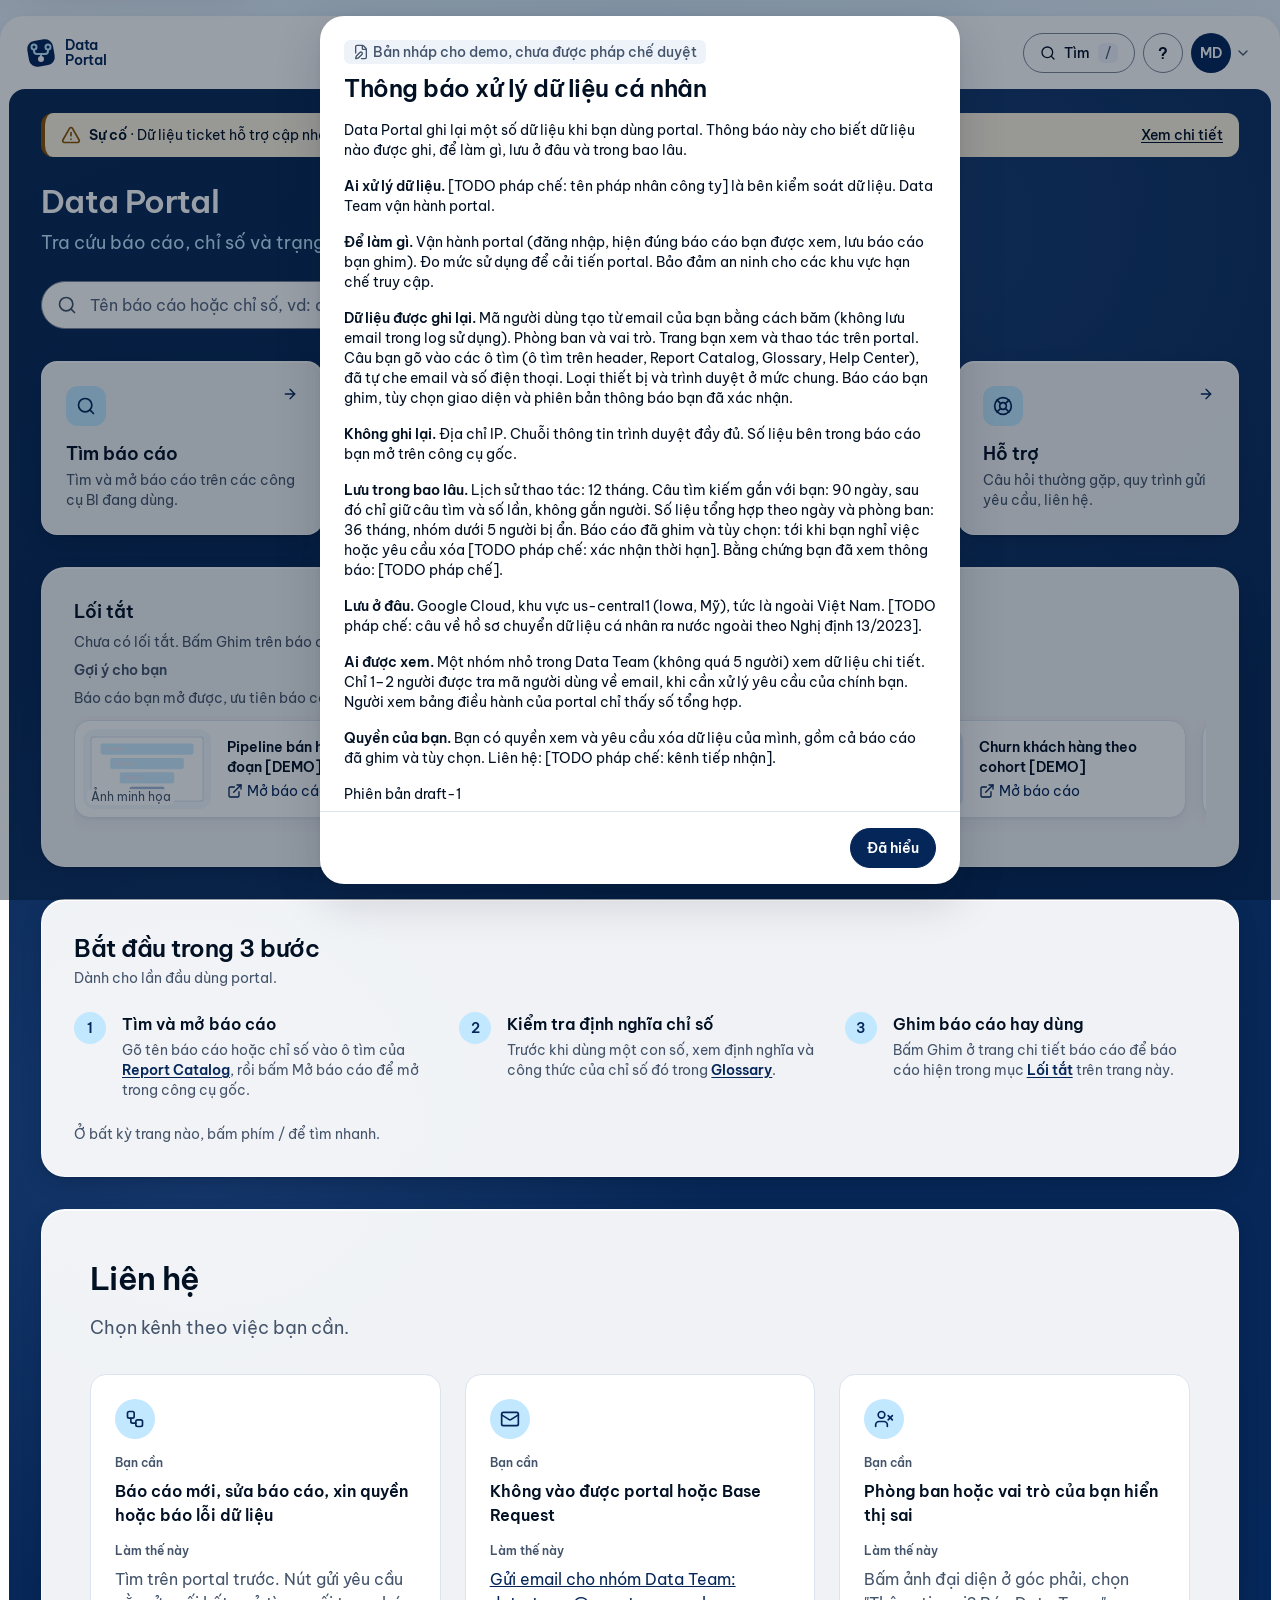
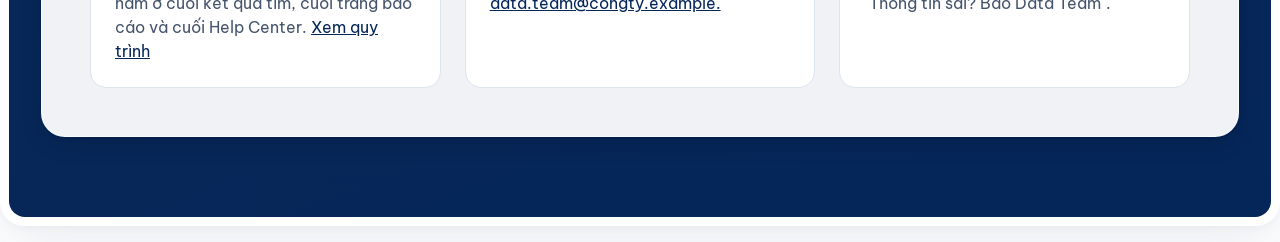
<file: index.html>
<!doctype html>
<html lang="vi">
  <head>
    <meta charset="UTF-8" />
    <meta name="viewport" content="width=device-width, initial-scale=1.0" />
    <meta name="robots" content="noindex, nofollow" />
    <meta name="referrer" content="no-referrer" />
    <link rel="icon" type="image/svg+xml" href="./assets/favicon-LpK0YqdS.svg" />
    <title>Data Portal</title>
    <script type="module" crossorigin src="./assets/index-BFTxBnlu.js"></script>
    <link rel="stylesheet" crossorigin href="./assets/index-C2v8ZZpq.css">
  </head>
  <body>
    <div id="root"></div>
  </body>
</html>
</file>
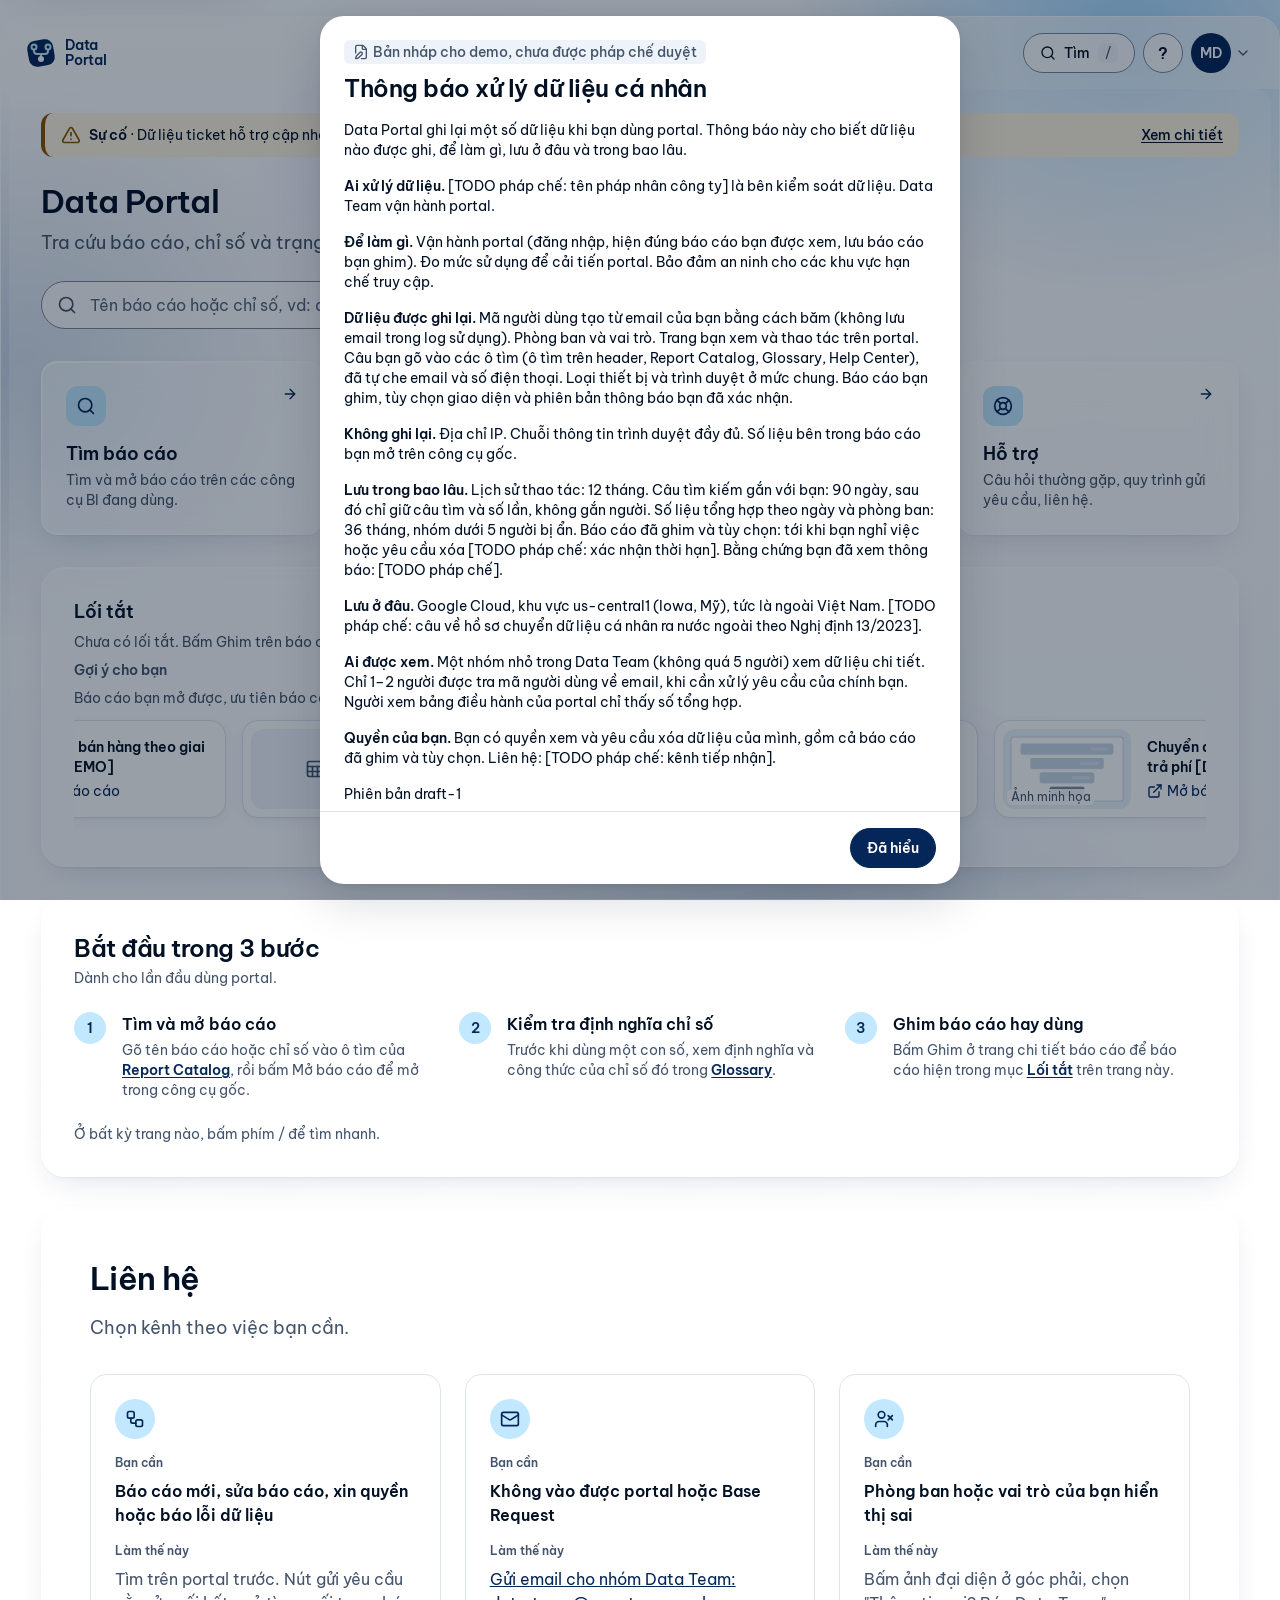
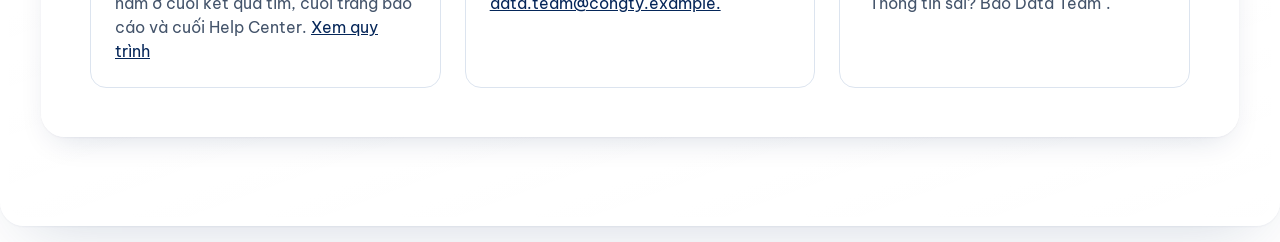
<file: glass/index.html>
<!doctype html>
<html lang="vi">
  <head>
    <meta charset="UTF-8" />
    <meta name="viewport" content="width=device-width, initial-scale=1.0" />
    <meta name="robots" content="noindex, nofollow" />
    <meta name="referrer" content="no-referrer" />
    <link rel="icon" type="image/svg+xml" href="./assets/favicon-LpK0YqdS.svg" />
    <title>Data Portal</title>
    <script type="module" crossorigin src="./assets/index-BD7oPJIJ.js"></script>
    <link rel="stylesheet" crossorigin href="./assets/index-otkB4PWy.css">
  </head>
  <body>
    <div id="root"></div>
  </body>
</html>
</file>
<file: assets/index-C2v8ZZpq.css>
@font-face{font-family:Be Vietnam Pro;font-style:normal;font-display:swap;font-weight:400;src:url(./be-vietnam-pro-vietnamese-400-normal-CRcqvyg1.woff2) format("woff2"),url(./be-vietnam-pro-vietnamese-400-normal-BuGn0gnm.woff) format("woff");unicode-range:U+0102-0103,U+0110-0111,U+0128-0129,U+0168-0169,U+01A0-01A1,U+01AF-01B0,U+0300-0301,U+0303-0304,U+0308-0309,U+0323,U+0329,U+1EA0-1EF9,U+20AB}@font-face{font-family:Be Vietnam Pro;font-style:normal;font-display:swap;font-weight:400;src:url(./be-vietnam-pro-latin-ext-400-normal-CiZNW1ec.woff2) format("woff2"),url(./be-vietnam-pro-latin-ext-400-normal-DYBYyMQr.woff) format("woff");unicode-range:U+0100-02BA,U+02BD-02C5,U+02C7-02CC,U+02CE-02D7,U+02DD-02FF,U+0304,U+0308,U+0329,U+1D00-1DBF,U+1E00-1E9F,U+1EF2-1EFF,U+2020,U+20A0-20AB,U+20AD-20C0,U+2113,U+2C60-2C7F,U+A720-A7FF}@font-face{font-family:Be Vietnam Pro;font-style:normal;font-display:swap;font-weight:400;src:url(./be-vietnam-pro-latin-400-normal-PpnXBOrz.woff2) format("woff2"),url(./be-vietnam-pro-latin-400-normal-bXgqVju9.woff) format("woff");unicode-range:U+0000-00FF,U+0131,U+0152-0153,U+02BB-02BC,U+02C6,U+02DA,U+02DC,U+0304,U+0308,U+0329,U+2000-206F,U+20AC,U+2122,U+2191,U+2193,U+2212,U+2215,U+FEFF,U+FFFD}@font-face{font-family:Be Vietnam Pro;font-style:normal;font-display:swap;font-weight:500;src:url(./be-vietnam-pro-vietnamese-500-normal-DREgrEoJ.woff2) format("woff2"),url(./be-vietnam-pro-vietnamese-500-normal-CfdwVo8-.woff) format("woff");unicode-range:U+0102-0103,U+0110-0111,U+0128-0129,U+0168-0169,U+01A0-01A1,U+01AF-01B0,U+0300-0301,U+0303-0304,U+0308-0309,U+0323,U+0329,U+1EA0-1EF9,U+20AB}@font-face{font-family:Be Vietnam Pro;font-style:normal;font-display:swap;font-weight:500;src:url(./be-vietnam-pro-latin-ext-500-normal-h0Fp6aX0.woff2) format("woff2"),url(./be-vietnam-pro-latin-ext-500-normal-CK0UkkKf.woff) format("woff");unicode-range:U+0100-02BA,U+02BD-02C5,U+02C7-02CC,U+02CE-02D7,U+02DD-02FF,U+0304,U+0308,U+0329,U+1D00-1DBF,U+1E00-1E9F,U+1EF2-1EFF,U+2020,U+20A0-20AB,U+20AD-20C0,U+2113,U+2C60-2C7F,U+A720-A7FF}@font-face{font-family:Be Vietnam Pro;font-style:normal;font-display:swap;font-weight:500;src:url(./be-vietnam-pro-latin-500-normal-B6LVzGNe.woff2) format("woff2"),url(./be-vietnam-pro-latin-500-normal-BJkVuMHw.woff) format("woff");unicode-range:U+0000-00FF,U+0131,U+0152-0153,U+02BB-02BC,U+02C6,U+02DA,U+02DC,U+0304,U+0308,U+0329,U+2000-206F,U+20AC,U+2122,U+2191,U+2193,U+2212,U+2215,U+FEFF,U+FFFD}@font-face{font-family:Be Vietnam Pro;font-style:normal;font-display:swap;font-weight:600;src:url(./be-vietnam-pro-vietnamese-600-normal-nyU-ZL2p.woff2) format("woff2"),url(./be-vietnam-pro-vietnamese-600-normal-DkpCIyan.woff) format("woff");unicode-range:U+0102-0103,U+0110-0111,U+0128-0129,U+0168-0169,U+01A0-01A1,U+01AF-01B0,U+0300-0301,U+0303-0304,U+0308-0309,U+0323,U+0329,U+1EA0-1EF9,U+20AB}@font-face{font-family:Be Vietnam Pro;font-style:normal;font-display:swap;font-weight:600;src:url(./be-vietnam-pro-latin-ext-600-normal-BNd8euf0.woff2) format("woff2"),url(./be-vietnam-pro-latin-ext-600-normal-BeUwKxhG.woff) format("woff");unicode-range:U+0100-02BA,U+02BD-02C5,U+02C7-02CC,U+02CE-02D7,U+02DD-02FF,U+0304,U+0308,U+0329,U+1D00-1DBF,U+1E00-1E9F,U+1EF2-1EFF,U+2020,U+20A0-20AB,U+20AD-20C0,U+2113,U+2C60-2C7F,U+A720-A7FF}@font-face{font-family:Be Vietnam Pro;font-style:normal;font-display:swap;font-weight:600;src:url(./be-vietnam-pro-latin-600-normal-BZDkUTrt.woff2) format("woff2"),url(./be-vietnam-pro-latin-600-normal-5IO4e7bK.woff) format("woff");unicode-range:U+0000-00FF,U+0131,U+0152-0153,U+02BB-02BC,U+02C6,U+02DA,U+02DC,U+0304,U+0308,U+0329,U+2000-206F,U+20AC,U+2122,U+2191,U+2193,U+2212,U+2215,U+FEFF,U+FFFD}:root{color-scheme:light;--color-page-bg-start: #eef3fa;--color-page-bg-end: #f7f9fc;--gradient-page: radial-gradient(120% 60% at 50% 0%, rgba(193, 232, 255, .45) 0%, rgba(193, 232, 255, 0) 60%), linear-gradient(180deg, var(--color-page-bg-start) 0%, var(--color-page-bg-end) 100%);--color-frame-bg: #ffffff;--color-frame-border: rgba(255, 255, 255, .7);--frame-max-width: none;--frame-margin: 16px;--frame-inset: 8px;--color-bg: #f4f7fb;--color-surface: #ffffff;--color-surface-subtle: #eef3fa;--color-surface-hover: #f4f7fb;--color-text: #021024;--color-text-muted: #44546b;--color-text-subtle: #56667e;--color-text-on-accent: #ffffff;--color-text-disabled: #8a99ad;--color-border: #dce4ef;--color-border-strong: #7c8596;--color-accent: #052659;--color-accent-hover: #021024;--color-accent-active: #021024;--color-accent-subtle: #c1e8ff;--color-accent-strong-text: #052659;--color-focus-ring: #052659;--color-focus-ring-inverse: #c1e8ff;--focus-ring-width: 2px;--focus-ring-offset: 2px;--focus-ring: var(--focus-ring-width) solid var(--color-focus-ring);--color-inverse-bg: #052659;--color-inverse-text: #ffffff;--color-inverse-text-muted: #c1e8ff;--color-inverse-link: #c1e8ff;--color-inverse-border: rgba(193, 232, 255, .24);--color-status-ok: #146c43;--color-status-ok-bg: #e7f5ed;--color-status-warn: #8a5300;--color-status-warn-bg: #fdf3e1;--color-status-danger: #b42318;--color-status-danger-bg: #fdecea;--color-status-neutral: #44546b;--color-status-neutral-bg: #eef3fa;--color-canvas: #052659;--gradient-canvas: radial-gradient(70% 45% at 72% 8%, rgba(27, 63, 117, .9) 0%, rgba(27, 63, 117, 0) 70%), radial-gradient(60% 40% at 15% 60%, rgba(27, 63, 117, .7) 0%, rgba(27, 63, 117, 0) 70%), linear-gradient(160deg, #0b2a55 0%, #052659 100%);--color-on-canvas-text: #ffffff;--color-on-canvas-text-muted: #c1e8ff;--color-on-canvas-link: #c1e8ff;--color-on-canvas-link-hover: #ffffff;--color-on-canvas-border: rgba(193, 232, 255, .35);--color-nav-bg: #ffffff;--color-nav-bg-scrolled: rgba(255, 255, 255, .85);--nav-blur: 16px;--nav-saturate: 140%;--nav-filter: blur(var(--nav-blur)) saturate(var(--nav-saturate));--shadow-nav: 0 1px 0 rgba(5, 38, 89, .1), 0 8px 24px -12px rgba(2, 16, 36, .35);--color-content-bg: rgba(255, 255, 255, .94);--color-content-bg-hover: #ffffff;--color-content-border: rgba(255, 255, 255, .65);--shadow-content: inset 0 1px 0 rgba(255, 255, 255, .9), 0 1px 2px rgba(2, 16, 36, .2), 0 8px 24px -8px rgba(2, 16, 36, .35);--shadow-content-hover: inset 0 1px 0 rgba(255, 255, 255, 1), 0 2px 4px rgba(2, 16, 36, .24), 0 16px 40px -12px rgba(2, 16, 36, .45);--color-control-bg: #ffffff;--color-control-bg-hover: #f4f7fb;--color-control-bg-active: #eef3fa;--color-control-border: #7c8596;--color-control-border-hover: #44546b;--color-control-selected-bg: #c1e8ff;--color-control-selected-text: #052659;--color-control-disabled-bg: #eef3fa;--color-control-disabled-border: #dce4ef;--color-control-disabled-text: #8a99ad;--control-active-shift: 1px;--color-overlay-bg: rgba(255, 255, 255, .9);--overlay-blur: 24px;--overlay-saturate: 160%;--overlay-filter: blur(var(--overlay-blur)) saturate(var(--overlay-saturate));--color-overlay-border: rgba(255, 255, 255, .8);--shadow-overlay: 0 0 0 1px rgba(2, 16, 36, .1), 0 2px 8px rgba(2, 16, 36, .12), 0 24px 56px rgba(2, 16, 36, .32);--color-glass-bg: var(--color-nav-bg-scrolled);--color-glass-bg-strong: var(--color-overlay-bg);--color-glass-border: rgba(5, 38, 89, .1);--glass-blur: var(--nav-blur);--glass-saturate: var(--nav-saturate);--glass-filter: var(--nav-filter);--color-glass-fallback: #ffffff;--color-decor-strong: #5483b3;--color-decor: #7da0ca;--color-decor-tint: #c1e8ff;--color-decor-ring: rgba(125, 160, 202, .24);--color-connector: #5483b3;--gradient-hero: radial-gradient( 60% 80% at 50% 0%, rgba(193, 232, 255, .6) 0%, rgba(193, 232, 255, 0) 70% );--color-blueprint-bg: #eaf1fa;--color-blueprint-line: #b8c7db;--color-blueprint-block: #d5e1ef;--color-blueprint-data: rgba(84, 131, 179, .32);--color-blueprint-label-bg: rgba( 255, 255, 255, .9 );--color-scrim: rgba(2, 16, 36, .4);--color-skeleton: #e4ebf4;--color-skeleton-highlight: #eef3fa;--font-family-base: "Be Vietnam Pro", system-ui, -apple-system, "Segoe UI", Roboto, "Helvetica Neue", Arial, sans-serif;--font-family-mono: ui-monospace, "SFMono-Regular", Menlo, Consolas, monospace;--font-weight-regular: 400;--font-weight-medium: 500;--font-weight-semibold: 600;--font-size-caption: 12px;--line-height-caption: 16px;--font-size-small: 14px;--line-height-small: 20px;--font-size-body: 16px;--line-height-body: 24px;--font-size-lead: 18px;--line-height-lead: 28px;--font-size-title-sm: 18px;--line-height-title-sm: 24px;--font-size-title: 24px;--line-height-title: 32px;--font-size-display: 32px;--line-height-display: 40px;--letter-spacing-tight: -.02em;--space-half: 4px;--space-1: 8px;--space-2: 16px;--space-3: 24px;--space-4: 32px;--space-5: 40px;--space-6: 48px;--space-8: 64px;--space-10: 80px;--space-12: 96px;--size-control-sm: 32px;--size-control: 40px;--size-control-lg: 48px;--size-icon-sm: 16px;--size-icon: 20px;--icon-stroke-width: 2;--size-header: 72px;--size-logo: 32px;--size-tab-dot: 4px;--size-thumb-card-w: 128px;--size-thumb-card-h: 80px;--size-thumb-detail-max-w: 480px;--layout-max-width: 1440px;--layout-gutter: 32px;--layout-reading-width: 720px;--scroll-padding-top: calc(var(--size-header) + var(--space-1));--radius-sm: 6px;--radius-md: 12px;--radius-lg: 16px;--radius-xl: 24px;--radius-pill: 999px;--radius-control: 999px;--radius-frame: 24px;--radius-canvas: 16px;--shadow-card: 0 1px 2px rgba(5, 38, 89, .04), 0 4px 16px rgba(5, 38, 89, .05);--shadow-card-hover: 0 2px 4px rgba(5, 38, 89, .05), 0 12px 32px rgba(5, 38, 89, .1);--shadow-float: 0 16px 48px rgba(2, 16, 36, .16), 0 2px 8px rgba(2, 16, 36, .06);--shadow-header: 0 1px 0 rgba(5, 38, 89, .08);--shadow-frame: 0 24px 64px rgba(5, 38, 89, .08), 0 2px 8px rgba(5, 38, 89, .04);--z-base: 0;--z-sticky: 100;--z-dropdown: 200;--z-popover: 300;--z-toast: 400;--z-dialog: 500;--z-skip-link: 600;--duration-instant: 0ms;--duration-fast: .12s;--duration-base: .2s;--duration-slow: .32s;--easing-standard: cubic-bezier(.2, 0, 0, 1);--easing-exit: cubic-bezier(.4, 0, 1, 1)}@supports not ((backdrop-filter: blur(1px)) or (-webkit-backdrop-filter: blur(1px))){:root{--color-nav-bg-scrolled: var(--color-glass-fallback);--color-overlay-bg: var(--color-glass-fallback);--nav-filter: none;--overlay-filter: none}}@media(prefers-reduced-transparency:reduce){:root{--color-nav-bg-scrolled: var(--color-glass-fallback);--color-overlay-bg: var(--color-glass-fallback);--color-content-bg: var(--color-glass-fallback);--nav-filter: none;--overlay-filter: none}}@media(min-width:1440px){:root{--layout-gutter: 48px}}@media(prefers-reduced-motion:reduce){:root{--duration-fast: 0ms;--duration-base: 0ms;--duration-slow: 0ms}}@media(prefers-contrast:more){:root{--color-border: #7c8596;--color-text-muted: #22324a;--color-text-subtle: #22324a;--color-nav-bg-scrolled: var(--color-glass-fallback);--color-overlay-bg: var(--color-glass-fallback);--color-content-bg: var(--color-glass-fallback);--color-content-border: #7c8596;--color-overlay-border: #7c8596;--nav-filter: none;--overlay-filter: none;--gradient-canvas: none;--color-on-canvas-text-muted: #ffffff;--color-on-canvas-link: #ffffff}}@media(forced-colors:active){:root{--color-focus-ring: Highlight;--color-focus-ring-inverse: Highlight;--color-accent: LinkText;--color-border: CanvasText;--color-border-strong: CanvasText;--color-connector: CanvasText;--gradient-canvas: none;--color-content-border: CanvasText;--color-overlay-border: CanvasText;--color-on-canvas-link: LinkText;--nav-filter: none;--overlay-filter: none}}*,*:before,*:after{box-sizing:border-box}html{scroll-padding-top:var(--scroll-padding-top)}html,body{margin:0}body{font-family:var(--font-family-base);font-size:var(--font-size-body);line-height:var(--line-height-body);color:var(--color-text);background:var(--gradient-page);background-attachment:fixed;min-height:100dvh;-webkit-font-smoothing:antialiased}@media(max-width:859px){html{scroll-padding-top:calc(64px + var(--space-1))}}[hidden]{display:none!important}:focus-visible{outline:var(--focus-ring);outline-offset:var(--focus-ring-offset)}h1[tabindex="-1"]:focus:not(:focus-visible){outline:none}h1,h2,h3,p,ol,ul,dl,dd{margin:0}a{color:var(--color-accent)}button,input,select,textarea{font:inherit;color:inherit}svg.lucide{stroke-width:var(--icon-stroke-width);flex-shrink:0}.sr-only{position:absolute;width:1px;height:1px;padding:0;margin:-1px;overflow:hidden;clip:rect(0,0,0,0);white-space:nowrap;border:0}kbd{font-family:inherit}@media(prefers-reduced-motion:reduce){*,*:before,*:after{animation-duration:0ms!important;transition-duration:0ms!important;scroll-behavior:auto!important}}._btn_1yvcb_3{display:inline-flex;align-items:center;justify-content:center;gap:var(--space-1);min-height:var(--size-control);padding:0 var(--space-2);border-radius:var(--radius-control);font-family:inherit;font-size:var(--font-size-small);line-height:var(--line-height-small);font-weight:var(--font-weight-semibold);text-decoration:none;cursor:pointer;white-space:nowrap;transition:background-color var(--duration-fast) var(--easing-standard),border-color var(--duration-fast) var(--easing-standard),box-shadow var(--duration-fast) var(--easing-standard)}._btn_1yvcb_3:active:not(:disabled):not([aria-disabled=true]){transform:translateY(var(--control-active-shift))}._btn_1yvcb_3:disabled,._btn_1yvcb_3[aria-disabled=true]{cursor:default;background:var(--color-control-disabled-bg);border-color:var(--color-control-disabled-border);color:var(--color-control-disabled-text)}._btn_1yvcb_3 svg{width:var(--size-icon-sm);height:var(--size-icon-sm)}._primary_1yvcb_42{background:var(--color-accent);color:var(--color-text-on-accent);border:1px solid var(--color-accent)}._primary_1yvcb_42:hover:not(:disabled){background:var(--color-accent-hover);border-color:var(--color-accent-hover)}._primary_1yvcb_42:active:not(:disabled){background:var(--color-accent-active)}._secondary_1yvcb_55{background:var(--color-control-bg);color:var(--color-text);border:1px solid var(--color-control-border)}._secondary_1yvcb_55:hover:not(:disabled){background:var(--color-control-bg-hover);border-color:var(--color-control-border-hover)}._secondary_1yvcb_55:active:not(:disabled){background:var(--color-control-bg-active)}._small_1yvcb_68{min-height:var(--size-control-sm);padding:0 var(--space-2)}._large_1yvcb_73{min-height:var(--size-control-lg);padding:0 var(--space-3);font-size:var(--font-size-body)}._link_1yvcb_79{display:inline-flex;align-items:center;gap:var(--space-half);color:var(--color-accent);background:none;border:0;padding:0;font-size:inherit;cursor:pointer;text-decoration:none}._link_1yvcb_79:hover{text-decoration:underline}._canvasLink_1yvcb_97._canvasLink_1yvcb_97{color:var(--color-on-canvas-link);text-decoration:underline}._canvasLink_1yvcb_97._canvasLink_1yvcb_97:hover{color:var(--color-on-canvas-link-hover)}._canvasLink_1yvcb_97._canvasLink_1yvcb_97:focus-visible{outline-color:var(--color-focus-ring-inverse)}._link_1yvcb_79 svg{width:var(--size-icon-sm);height:var(--size-icon-sm)}._badge_1yvcb_113{display:inline-flex;align-items:center;gap:var(--space-half);height:24px;padding:0 var(--space-1);border-radius:var(--radius-sm);font-size:var(--font-size-small);line-height:var(--line-height-small);font-weight:var(--font-weight-medium);white-space:nowrap;border:1px solid transparent}._badge_1yvcb_113 svg{width:var(--size-icon-sm);height:var(--size-icon-sm)}._neutral_1yvcb_130{color:var(--color-status-neutral);background:var(--color-status-neutral-bg)}._ok_1yvcb_134{color:var(--color-status-ok);background:var(--color-status-ok-bg)}._warn_1yvcb_138{color:var(--color-status-warn);background:var(--color-status-warn-bg)}._danger_1yvcb_142{color:var(--color-status-danger);background:var(--color-status-danger-bg)}._certified_1yvcb_147{color:var(--color-accent-strong-text);background:var(--color-accent-subtle)}._eyebrow_1yvcb_153{display:inline-flex;align-items:center;gap:var(--space-half);padding:var(--space-half) var(--space-2);border-radius:var(--radius-pill);background:var(--color-accent-subtle);color:var(--color-accent-strong-text);font-size:var(--font-size-caption);line-height:var(--line-height-caption);font-weight:var(--font-weight-semibold)}._eyebrow_1yvcb_153 svg{width:14px;height:14px}button._badge_1yvcb_113{cursor:pointer;font-family:inherit}button._badge_1yvcb_113:hover{border-color:currentColor}@media(max-width:599px){._badge_1yvcb_113{white-space:normal;height:auto;min-height:24px;padding-top:2px;padding-bottom:2px}}._tipContent_1yvcb_190{max-width:min(320px,calc(100vw - 32px));padding:var(--space-2);border-radius:var(--radius-lg);background:var(--color-overlay-bg);border:1px solid var(--color-overlay-border);box-shadow:var(--shadow-overlay);font-size:var(--font-size-small);line-height:var(--line-height-small);color:var(--color-text);z-index:var(--z-popover);backdrop-filter:var(--overlay-filter);-webkit-backdrop-filter:var(--overlay-filter);overflow-wrap:anywhere}@media(forced-colors:active){._badge_1yvcb_113{border-color:CanvasText}}._separator_1p35l_1{height:1px;margin:var(--space-half) 0;background:var(--color-border)}._groupLabel_1p35l_9,._panelTitle_1p35l_10{display:flex;align-items:center;gap:var(--space-1);font-weight:var(--font-weight-semibold)}._groupLabel_1p35l_9{padding:var(--space-1) var(--space-1) var(--space-half);font-size:var(--font-size-caption);line-height:var(--line-height-caption);color:var(--color-text-muted)}._groupLabel_1p35l_9 svg,._panelTitle_1p35l_10 svg,._indicator_1p35l_26 svg,._error_1p35l_27 svg{width:var(--size-icon-sm);height:var(--size-icon-sm);flex:none}._item_1p35l_1{display:flex;align-items:center;gap:var(--space-1);min-height:var(--size-control);padding:var(--space-half) var(--space-1);border-radius:var(--radius-md);color:var(--color-text);cursor:pointer;outline:none}._item_1p35l_1[data-highlighted]{background:var(--color-accent-subtle);color:var(--color-accent-strong-text);outline:var(--focus-ring);outline-offset:-2px}._indicator_1p35l_26{display:inline-flex;align-items:center;justify-content:center;width:var(--size-icon-sm);flex:none}._text_1p35l_62{display:flex;flex-direction:column;min-width:0;text-align:left}._label_1p35l_69{font-size:var(--font-size-small);line-height:var(--line-height-small);overflow-wrap:anywhere}._email_1p35l_75{font-size:var(--font-size-caption);line-height:var(--line-height-caption);font-weight:var(--font-weight-regular);color:var(--color-text-muted);overflow-wrap:anywhere}._item_1p35l_1[data-highlighted] ._email_1p35l_75{color:inherit}._status_1p35l_87:empty{display:none}._status_1p35l_87{padding:var(--space-half) var(--space-1);font-size:var(--font-size-caption);line-height:var(--line-height-caption)}._pending_1p35l_97{color:var(--color-text-muted)}._error_1p35l_27{display:flex;align-items:center;gap:var(--space-1);color:var(--color-status-danger)}._panel_1p35l_10{display:flex;flex-direction:column;gap:var(--space-2);margin-top:var(--space-3);padding:var(--space-3);background:var(--color-surface);color:var(--color-text);border:1px solid var(--color-border);border-radius:var(--radius-xl)}._panelTitle_1p35l_10{margin:0;font-size:var(--font-size-small);line-height:var(--line-height-small)}._list_1p35l_128{display:flex;flex-direction:column;gap:var(--space-1);margin:0;padding:0;list-style:none}._list_1p35l_128 ._rowButton_1p35l_137{width:100%;justify-content:flex-start;padding:var(--space-1) var(--space-2);white-space:normal}._currentRow_1p35l_144{display:flex;align-items:center;gap:var(--space-1);padding:var(--space-1) var(--space-2);border:1px solid var(--color-border);border-radius:var(--radius-control);background:var(--color-accent-subtle);color:var(--color-accent-strong-text)}._currentRow_1p35l_144 ._email_1p35l_75{color:inherit}._currentTag_1p35l_159{margin-left:auto;font-size:var(--font-size-caption);line-height:var(--line-height-caption)}._dialog_1gkeo_4{padding:0;border:0;color:var(--color-text);max-width:none;max-height:none}._dialog_1gkeo_4::backdrop{background:var(--color-scrim)}._title_1gkeo_16{font-size:var(--font-size-title);line-height:var(--line-height-title);font-weight:var(--font-weight-semibold);letter-spacing:var(--letter-spacing-tight)}._title_1gkeo_16:focus{outline:none}._palette_1gkeo_29{margin:12vh auto auto;width:min(640px,calc(100vw - 32px));max-height:calc(100dvh - 12vh - 16px);border-radius:var(--radius-lg);background:var(--color-overlay-bg);backdrop-filter:var(--overlay-filter);-webkit-backdrop-filter:var(--overlay-filter);border:1px solid var(--color-overlay-border);box-shadow:var(--shadow-overlay)}._palette_1gkeo_29[open]{display:flex;flex-direction:column}._paletteBody_1gkeo_47{display:flex;flex-direction:column;min-height:0;max-height:inherit}._inputRow_1gkeo_54{display:flex;align-items:center;gap:var(--space-1);padding:0 var(--space-2);border-bottom:1px solid var(--color-border)}._inputRow_1gkeo_54 svg{width:var(--size-icon);height:var(--size-icon);color:var(--color-text-muted)}._input_1gkeo_54{flex:1;min-width:0;height:var(--size-control-lg);border:0;background:transparent;font-size:var(--font-size-body)}._input_1gkeo_54:focus{outline:none}._input_1gkeo_54::placeholder{color:var(--color-text-muted)}._input_1gkeo_54::-webkit-search-cancel-button{-webkit-appearance:none;appearance:none}._inputRow_1gkeo_54:focus-within{box-shadow:inset 0 -2px 0 var(--color-focus-ring)}._count_1gkeo_94{padding:var(--space-1) var(--space-2) 0;font-size:var(--font-size-caption);line-height:var(--line-height-caption);color:var(--color-text-muted)}._count_1gkeo_94:empty{display:none}._list_1gkeo_105{flex:1;min-height:0;overflow-y:auto;margin:0;padding:var(--space-1);list-style:none}._list_1gkeo_105:empty{display:none}._option_1gkeo_118{display:flex;align-items:center;gap:var(--space-2);min-height:48px;padding:var(--space-1) var(--space-2);border-radius:var(--radius-md);cursor:pointer}._option_1gkeo_118:hover{background:var(--color-surface-hover)}._option_1gkeo_118[aria-selected=true]{background:var(--color-accent-subtle);color:var(--color-accent-strong-text)}._optionIcon_1gkeo_137{display:inline-flex;flex-shrink:0;color:var(--color-text-muted)}._option_1gkeo_118[aria-selected=true] ._optionIcon_1gkeo_137{color:var(--color-accent)}._optionIcon_1gkeo_137 svg{width:var(--size-icon-sm);height:var(--size-icon-sm)}._optionText_1gkeo_152{display:flex;flex-direction:column;min-width:0}._optionTitle_1gkeo_158{font-size:var(--font-size-small);line-height:var(--line-height-small);font-weight:var(--font-weight-medium);overflow-wrap:anywhere}._optionSub_1gkeo_165{font-size:var(--font-size-caption);line-height:var(--line-height-caption);color:var(--color-text-muted);overflow-wrap:anywhere}._optionKind_1gkeo_172{margin-left:auto;flex-shrink:0;font-size:var(--font-size-caption);line-height:var(--line-height-caption);color:var(--color-text-muted)}._paletteFoot_1gkeo_180{display:flex;flex-wrap:wrap;align-items:center;gap:var(--space-1) var(--space-2);padding:var(--space-1) var(--space-2);border-top:1px solid var(--color-border);font-size:var(--font-size-caption);line-height:var(--line-height-caption);color:var(--color-text-muted)}._seeAll_1gkeo_192{font-size:var(--font-size-small);font-weight:var(--font-weight-medium);overflow-wrap:anywhere}._hint_1gkeo_198{flex:1;min-width:0}._textButton_1gkeo_203{display:inline-flex;align-items:center;gap:var(--space-half);min-height:32px;padding:0 var(--space-1);border:0;border-radius:var(--radius-md);background:transparent;color:var(--color-text);font-family:inherit;font-size:var(--font-size-small);font-weight:var(--font-weight-medium);cursor:pointer}._textButton_1gkeo_203:hover{background:var(--color-surface-hover)}._textButton_1gkeo_203 svg{width:var(--size-icon-sm);height:var(--size-icon-sm)}._notice_1gkeo_229{margin:auto;width:min(640px,calc(100vw - 32px));max-height:calc(100dvh - 32px);border-radius:var(--radius-xl);background:var(--color-surface);color:var(--color-text);box-shadow:var(--shadow-float);overflow:hidden}._notice_1gkeo_229[open]{display:flex;flex-direction:column}._noticeHead_1gkeo_246{display:flex;flex-direction:column;align-items:flex-start;gap:var(--space-1);padding:var(--space-3) var(--space-3) var(--space-2)}._noticeBody_1gkeo_254{flex:1;min-height:0;overflow-y:auto;display:flex;flex-direction:column;gap:var(--space-2);padding:0 var(--space-3) var(--space-3);font-size:var(--font-size-small);line-height:var(--line-height-small);color:var(--color-text)}._noticeBody_1gkeo_254:focus-visible{outline:var(--focus-ring);outline-offset:-2px}._noticeFoot_1gkeo_272{display:flex;justify-content:flex-end;padding:var(--space-2) var(--space-3);border-top:1px solid var(--color-border)}._drawer_1gkeo_280{margin:0 0 0 auto;width:min(400px,100vw);height:100dvh;max-height:100dvh;border-radius:var(--radius-xl) 0 0 var(--radius-xl);background:var(--color-overlay-bg);backdrop-filter:var(--overlay-filter);-webkit-backdrop-filter:var(--overlay-filter);border-left:1px solid var(--color-overlay-border);box-shadow:var(--shadow-overlay)}._drawer_1gkeo_280[open]{display:flex;flex-direction:column}._drawerHead_1gkeo_299{display:flex;align-items:flex-start;justify-content:space-between;gap:var(--space-2);padding:var(--space-3) var(--space-3) var(--space-2)}._drawerTitle_1gkeo_307{font-size:var(--font-size-title-sm);line-height:var(--line-height-title-sm);font-weight:var(--font-weight-semibold);overflow-wrap:anywhere}._drawerBody_1gkeo_314{flex:1;min-height:0;overflow-y:auto;display:flex;flex-direction:column;gap:var(--space-3);padding:0 var(--space-3) var(--space-3)}._drawerBlock_1gkeo_324{display:flex;flex-direction:column;gap:var(--space-1);font-size:var(--font-size-small);line-height:var(--line-height-small)}._drawerBlock_1gkeo_324 h3{font-size:var(--font-size-small);line-height:var(--line-height-small);font-weight:var(--font-weight-semibold);color:var(--color-text-muted)}._drawerBlock_1gkeo_324 ol,._drawerBlock_1gkeo_324 ul{display:flex;flex-direction:column;gap:var(--space-half);padding-left:var(--space-3)}._drawerFoot_1gkeo_347{display:flex;flex-direction:column;align-items:flex-start;gap:var(--space-1);padding:var(--space-2) var(--space-3);border-top:1px solid var(--color-border);font-size:var(--font-size-small)}@media(max-width:599px){._palette_1gkeo_29{margin-top:8px;width:calc(100vw - 16px);max-height:calc(100dvh - 16px)}._notice_1gkeo_229{width:calc(100vw - 16px);max-height:calc(100dvh - 16px)}._noticeHead_1gkeo_246{padding:var(--space-2) var(--space-2) var(--space-1)}._noticeBody_1gkeo_254{padding:0 var(--space-2) var(--space-2)}._noticeFoot_1gkeo_272{padding:var(--space-2)}._noticeFoot_1gkeo_272>button{width:100%;min-height:var(--size-control-lg)}._drawer_1gkeo_280{width:100vw;border-radius:0;border-left:0}}._logo_l1cyf_2{display:inline-flex;align-items:center;gap:var(--space-1);min-width:0;color:var(--color-accent)}._mark_l1cyf_10{display:block;flex-shrink:0;width:var(--size-logo);height:var(--size-logo)}._frame_l1cyf_17{fill:var(--color-accent)}._line_l1cyf_21{fill:none;stroke:var(--color-accent-subtle);stroke-width:2;stroke-linecap:round;stroke-linejoin:round}._node_l1cyf_29{fill:var(--color-accent);stroke:var(--color-accent-subtle);stroke-width:2}._hub_l1cyf_35{fill:var(--color-surface)}._word_l1cyf_40{display:flex;flex-direction:column;font-size:var(--font-size-small);line-height:15px;font-weight:var(--font-weight-semibold);letter-spacing:-.2px;white-space:nowrap}._dark_l1cyf_51{color:var(--color-inverse-text)}._dark_l1cyf_51 ._frame_l1cyf_17{fill:var(--color-accent-subtle)}._dark_l1cyf_51 ._line_l1cyf_21{stroke:var(--color-accent)}._dark_l1cyf_51 ._node_l1cyf_29{fill:var(--color-accent-subtle);stroke:var(--color-accent)}._dark_l1cyf_51 ._hub_l1cyf_35{fill:var(--color-accent)}@media(forced-colors:active){._frame_l1cyf_17{fill:CanvasText}._node_l1cyf_29{fill:CanvasText;stroke:Canvas}._line_l1cyf_21{stroke:Canvas}._hub_l1cyf_35{fill:Canvas}}._header_1i8e4_2{position:sticky;top:0;z-index:var(--z-sticky);height:var(--size-header);border-radius:var(--radius-frame) var(--radius-frame) 0 0;background:var(--color-nav-bg);transition:background-color var(--duration-base) var(--easing-standard),box-shadow var(--duration-base) var(--easing-standard)}._header_1i8e4_2[data-scrolled]{background:var(--color-nav-bg-scrolled);backdrop-filter:var(--nav-filter);-webkit-backdrop-filter:var(--nav-filter);box-shadow:var(--shadow-nav)}._inner_1i8e4_24{display:grid;grid-template-columns:minmax(0,1fr) auto minmax(0,1fr);align-items:center;gap:var(--space-2);height:100%;padding:0 var(--space-3)}._brand_1i8e4_33{display:inline-flex;align-items:center;justify-self:start;min-width:0;padding:var(--space-half);margin-left:calc(-1 * var(--space-half));text-decoration:none;border-radius:var(--radius-md)}._desktopNav_1i8e4_44{height:100%}._tabs_1i8e4_48{display:flex;align-items:center;gap:var(--space-half);height:100%;margin:0;padding:0;list-style:none}._tabs_1i8e4_48 li{display:flex}._tab_1i8e4_48{position:relative;display:inline-flex;align-items:center;height:var(--size-control);padding:0 var(--space-2);border-radius:var(--radius-control);font-size:var(--font-size-small);line-height:var(--line-height-small);font-weight:var(--font-weight-medium);color:var(--color-text-muted);text-decoration:none;white-space:nowrap;transition:color var(--duration-fast) var(--easing-standard)}._tab_1i8e4_48:hover{color:var(--color-text)}._tabActive_1i8e4_83{color:var(--color-accent);font-weight:var(--font-weight-semibold)}._tabs_1i8e4_48 ._tabActive_1i8e4_83:after{content:"";position:absolute;left:50%;bottom:2px;width:var(--size-tab-dot);height:var(--size-tab-dot);margin-left:calc(var(--size-tab-dot) / -2);border-radius:var(--radius-pill);background:var(--color-accent)}._actions_1i8e4_100{display:flex;align-items:center;justify-content:flex-end;gap:var(--space-1);min-width:0}._mobileNav_1i8e4_108{display:none}._pill_1i8e4_113{display:inline-flex;align-items:center;gap:var(--space-1);flex-shrink:0;height:var(--size-control);padding:0 var(--space-2);border:1px solid var(--color-control-border);border-radius:var(--radius-control);background:var(--color-control-bg);color:var(--color-text);font-family:inherit;font-size:var(--font-size-small);line-height:var(--line-height-small);font-weight:var(--font-weight-medium);white-space:nowrap;cursor:pointer;transition:background-color var(--duration-fast) var(--easing-standard),border-color var(--duration-fast) var(--easing-standard)}._pill_1i8e4_113:hover,._round_1i8e4_136:hover{background:var(--color-control-bg-hover);border-color:var(--color-control-border-hover)}._pill_1i8e4_113:active,._round_1i8e4_136:active{background:var(--color-control-bg-active)}._pill_1i8e4_113 svg{width:var(--size-icon-sm);height:var(--size-icon-sm)}._kbd_1i8e4_152{order:1;display:inline-flex;align-items:center;justify-content:center;min-width:20px;height:20px;padding:0 var(--space-half);border-radius:var(--radius-sm);background:var(--color-surface-subtle);color:var(--color-text-muted);font-size:var(--font-size-caption);line-height:var(--line-height-caption);font-weight:var(--font-weight-medium)}._round_1i8e4_136{display:inline-flex;align-items:center;justify-content:center;flex-shrink:0;width:var(--size-control);height:var(--size-control);padding:0;border:1px solid var(--color-control-border);border-radius:var(--radius-pill);background:var(--color-control-bg);color:var(--color-text);font-family:inherit;font-size:var(--font-size-body);line-height:1;font-weight:var(--font-weight-semibold);cursor:pointer}._avatarTrigger_1i8e4_188{display:inline-flex;align-items:center;gap:var(--space-half);flex-shrink:0;height:var(--size-control);padding:0 var(--space-half) 0 0;border:0;border-radius:var(--radius-pill);background:transparent;cursor:pointer;color:var(--color-text-muted)}._chevron_1i8e4_202{width:var(--size-icon-sm);height:var(--size-icon-sm)}._avatar_1i8e4_188,._avatarPlaceholder_1i8e4_208{display:inline-flex;align-items:center;justify-content:center;flex-shrink:0;width:var(--size-control);height:var(--size-control);border-radius:var(--radius-pill);background:var(--color-accent);color:var(--color-text-on-accent);font-size:var(--font-size-small);font-weight:var(--font-weight-semibold)}._avatarPlaceholder_1i8e4_208{background:var(--color-skeleton)}._menuContent_1i8e4_227,._dropdown_1i8e4_228{padding:var(--space-1);border-radius:var(--radius-lg);background:var(--color-overlay-bg);backdrop-filter:var(--overlay-filter);-webkit-backdrop-filter:var(--overlay-filter);border:1px solid var(--color-overlay-border);box-shadow:var(--shadow-overlay);z-index:var(--z-dropdown)}._menuContent_1i8e4_227{width:min(320px,calc(100vw - 16px))}._dropdown_1i8e4_228{width:min(280px,calc(100vw - 16px))}._menuList_1i8e4_247{display:flex;flex-direction:column;gap:var(--space-half);margin:0;padding:0;list-style:none}._menuList_1i8e4_247 ._tab_1i8e4_48{display:flex;gap:var(--space-1);width:100%;height:48px;padding:0 var(--space-2);border-radius:var(--radius-md);color:var(--color-text)}._menuList_1i8e4_247 ._tab_1i8e4_48:hover{background:var(--color-surface-hover)}._menuList_1i8e4_247 ._tabActive_1i8e4_83{background:var(--color-accent-subtle);color:var(--color-accent-strong-text)}._menuList_1i8e4_247 ._tabActive_1i8e4_83:before{content:"";width:6px;height:6px;border-radius:var(--radius-pill);background:var(--color-accent)}._identity_1i8e4_283{display:flex;flex-direction:column;gap:2px;padding:var(--space-1);min-width:0}._identityName_1i8e4_291{font-weight:var(--font-weight-semibold);font-size:var(--font-size-small);line-height:var(--line-height-small);overflow-wrap:anywhere}._identityOrg_1i8e4_298{font-size:var(--font-size-caption);line-height:var(--line-height-caption);color:var(--color-text-muted);overflow-wrap:anywhere}._item_1i8e4_305{display:flex;align-items:center;gap:var(--space-1);min-height:var(--size-control);padding:0 var(--space-1);border-radius:var(--radius-md);font-size:var(--font-size-small);line-height:var(--line-height-small);color:var(--color-text);text-decoration:none;cursor:pointer;outline:none}._item_1i8e4_305 svg{width:var(--size-icon-sm);height:var(--size-icon-sm)}._item_1i8e4_305[data-highlighted]{background:var(--color-accent-subtle);color:var(--color-accent-strong-text);outline:var(--focus-ring);outline-offset:-2px}._separator_1i8e4_333{height:1px;margin:var(--space-half) 0;background:var(--color-border)}@media(max-width:859px){._header_1i8e4_2{height:64px}._inner_1i8e4_24{grid-template-columns:minmax(0,1fr) auto;padding:0 var(--space-2)}._desktopNav_1i8e4_44{display:none}._mobileNav_1i8e4_108{display:block}._kbd_1i8e4_152{display:none}}@media(max-width:599px){._header_1i8e4_2{border-radius:0}._inner_1i8e4_24{gap:var(--space-half);padding:0 12px}._actions_1i8e4_100{gap:var(--space-half)}._iconOnlyNarrow_1i8e4_372{width:var(--size-control);padding:0;gap:0;justify-content:center;font-size:0;line-height:0}._iconOnlyNarrow_1i8e4_372 svg{width:var(--size-icon);height:var(--size-icon)}._avatarTrigger_1i8e4_188{padding:0}._chevron_1i8e4_202{display:none}}._bar_lsk1n_2{display:flex;flex-wrap:wrap;align-items:center;gap:var(--space-half) var(--space-1);padding:12px var(--space-2);border-radius:var(--radius-md);border-left:4px solid var(--color-status-warn);background:var(--color-status-warn-bg);color:var(--color-text);font-size:var(--font-size-small);line-height:var(--line-height-small);min-width:0}._bar_lsk1n_2[data-severity=error]{border-left-color:var(--color-status-danger);background:var(--color-status-danger-bg)}._icon_lsk1n_22{width:var(--size-icon);height:var(--size-icon);color:var(--color-status-warn)}._bar_lsk1n_2[data-severity=error] ._icon_lsk1n_22{color:var(--color-status-danger)}._text_lsk1n_32{flex:1 1 240px;min-width:0;overflow-wrap:anywhere}._link_lsk1n_38{color:var(--color-text);font-weight:var(--font-weight-medium);text-decoration:underline;text-underline-offset:2px}@media(forced-colors:active){._bar_lsk1n_2{border:1px solid CanvasText}}._page_194pk_3{display:flex;flex-direction:column;gap:var(--space-3);min-width:0}._narrow_194pk_11{max-width:var(--layout-reading-width);margin:var(--space-8) auto;padding:0 var(--space-2)}._head_194pk_17{display:flex;flex-direction:column;gap:var(--space-1);min-width:0}._h1_194pk_24{font-size:var(--font-size-display);line-height:var(--line-height-display);font-weight:var(--font-weight-semibold);letter-spacing:var(--letter-spacing-tight);overflow-wrap:anywhere;min-width:0}._subtitle_194pk_33{color:var(--color-on-canvas-text-muted);max-width:var(--layout-reading-width)}._h1_194pk_24:focus-visible{outline-color:var(--color-focus-ring-inverse)}._page_194pk_3 ._canvasText_194pk_47{color:var(--color-on-canvas-text)}._page_194pk_3 ._canvasMuted_194pk_51{color:var(--color-on-canvas-text-muted)}._page_194pk_3 ._canvasCaption_194pk_55{color:var(--color-on-canvas-text-muted);font-size:var(--font-size-small);line-height:var(--line-height-small)}._page_194pk_3 ._canvasCaptionXs_194pk_61{color:var(--color-on-canvas-text-muted);font-size:var(--font-size-caption);line-height:var(--line-height-caption)}._section_194pk_69{display:flex;flex-direction:column;gap:var(--space-2);padding:var(--space-4);background:var(--color-content-bg);color:var(--color-text);border:1px solid var(--color-content-border);border-radius:var(--radius-xl);box-shadow:var(--shadow-content);min-width:0}._panel_194pk_82{display:flex;flex-direction:column;gap:var(--space-2);align-items:flex-start;padding:var(--space-4);background:var(--color-content-bg);color:var(--color-text);border:1px solid var(--color-content-border);border-radius:var(--radius-xl);box-shadow:var(--shadow-content);max-width:560px;width:100%;min-width:0}._toolbar_194pk_100{display:flex;flex-direction:column;gap:var(--space-2);padding:var(--space-2) var(--space-3);background:var(--color-content-bg);color:var(--color-text);border:1px solid var(--color-content-border);border-radius:var(--radius-xl);box-shadow:var(--shadow-content);min-width:0}._section_194pk_69 ._h1_194pk_24:focus-visible,._panel_194pk_82 ._h1_194pk_24:focus-visible{outline-color:var(--color-focus-ring)}._section_194pk_69 ._subtitle_194pk_33,._panel_194pk_82 ._subtitle_194pk_33,._toolbar_194pk_100 ._subtitle_194pk_33{color:var(--color-text-muted)}._centered_194pk_125{align-self:center;margin:var(--space-6) auto}._panelTitle_194pk_130{display:flex;align-items:center;gap:var(--space-1);font-size:var(--font-size-title-sm);line-height:var(--line-height-title-sm);font-weight:var(--font-weight-semibold)}._panelTitle_194pk_130 svg{width:var(--size-icon);height:var(--size-icon);color:var(--color-text-muted)}._displayTitle_194pk_145{font-size:var(--font-size-display);line-height:var(--line-height-display);font-weight:var(--font-weight-semibold);letter-spacing:var(--letter-spacing-tight)}._muted_194pk_44{color:var(--color-text-muted);font-size:var(--font-size-small);line-height:var(--line-height-small)}._badgeRow_194pk_158{display:flex;flex-wrap:wrap;align-items:center;gap:var(--space-1);min-width:0}._h2_194pk_166{font-size:var(--font-size-title-sm);line-height:var(--line-height-title-sm);font-weight:var(--font-weight-semibold)}._skeleton_194pk_172{border-radius:var(--radius-md);background:var(--color-skeleton)}@media(prefers-reduced-motion:no-preference){._skeleton_194pk_172{background:linear-gradient(90deg,var(--color-skeleton) 0%,var(--color-skeleton-highlight) 50%,var(--color-skeleton) 100%);background-size:200% 100%;animation:_shimmer_194pk_1 1.2s linear infinite}}@keyframes _shimmer_194pk_1{0%{background-position:200% 0}to{background-position:-200% 0}}@media(max-width:599px){._h1_194pk_24,._displayTitle_194pk_145{font-size:var(--font-size-title);line-height:var(--line-height-title)}._section_194pk_69,._panel_194pk_82{padding:var(--space-3)}._toolbar_194pk_100{padding:var(--space-2)}}._frame_ld0wj_2{position:relative;overflow:hidden;border-radius:var(--radius-md);background:var(--color-blueprint-bg);aspect-ratio:16 / 10;width:100%}._frame_ld0wj_2 svg,._frame_ld0wj_2 img{display:block;width:100%;height:100%}._frame_ld0wj_2 img{object-fit:cover}._iconFrame_ld0wj_22{display:flex;align-items:center;justify-content:center;background:var(--color-surface-subtle);color:var(--color-text-muted)}._iconFrame_ld0wj_22 svg{width:var(--size-icon);height:var(--size-icon)}._label_ld0wj_36{position:absolute;left:var(--space-half);bottom:var(--space-half);padding:0 var(--space-half);border-radius:var(--radius-sm);background:var(--color-blueprint-label-bg);color:var(--color-text-muted);font-size:var(--font-size-caption);line-height:var(--line-height-caption)}button._label_ld0wj_36{border:0;font-family:inherit;cursor:pointer;display:inline-flex;align-items:center;gap:2px}button._label_ld0wj_36 svg{width:12px;height:12px}._fBg_ld0wj_63{fill:var(--color-blueprint-bg)}._fBlock_ld0wj_66{fill:var(--color-blueprint-block)}._fData_ld0wj_69{fill:var(--color-blueprint-data)}._fLine_ld0wj_72{fill:var(--color-blueprint-line)}._fAccent_ld0wj_75{fill:var(--color-accent)}._fSurface_ld0wj_78{fill:var(--color-surface)}._fNone_ld0wj_81{fill:none}._sLine_ld0wj_84{stroke:var(--color-blueprint-line)}._sBlock_ld0wj_87{stroke:var(--color-blueprint-block)}._sAccent_ld0wj_90{stroke:var(--color-accent)}._stats_shvtg_6{display:flex;flex-wrap:wrap;align-items:center;gap:var(--space-half) var(--space-1);color:var(--color-text-muted);font-size:var(--font-size-small);line-height:var(--line-height-small);min-width:0}._stats_shvtg_6 b{color:var(--color-text);font-weight:var(--font-weight-semibold)}._statsSep_shvtg_22{color:var(--color-text-muted)}._statsBtn_shvtg_26{display:inline-flex;align-items:center;gap:var(--space-half);min-height:24px;padding:0 var(--space-1);border:0;border-radius:var(--radius-pill);background:transparent;color:var(--color-text-muted);font-family:inherit;font-size:inherit;line-height:inherit;cursor:pointer}._statsBtn_shvtg_26:hover{text-decoration:underline;text-underline-offset:3px}._statsBtn_shvtg_26[aria-pressed=true]{background:var(--color-control-selected-bg);color:var(--color-control-selected-text)}._statsBtn_shvtg_26[aria-pressed=true] b{color:var(--color-control-selected-text)}._statsBtn_shvtg_26 svg{width:var(--size-icon-sm);height:var(--size-icon-sm)}._statsSkeleton_shvtg_61{display:inline-block;width:80px;height:16px}._deptTabs_shvtg_70{position:relative;display:flex;gap:var(--space-half);border-bottom:1px solid var(--color-border);overflow-x:auto;scrollbar-width:thin;min-width:0}._deptTab_shvtg_70{position:relative;display:inline-flex;align-items:center;gap:var(--space-1);flex-shrink:0;min-height:var(--size-control-lg);padding:0 var(--space-2);margin-bottom:-1px;border:0;border-bottom:2px solid transparent;background:transparent;color:var(--color-text-muted);font-family:inherit;font-size:var(--font-size-small);line-height:var(--line-height-small);font-weight:var(--font-weight-medium);white-space:nowrap;cursor:pointer}._deptTab_shvtg_70:hover{color:var(--color-text)}._deptTab_shvtg_70:focus-visible{outline-offset:-2px}._deptTab_shvtg_70[data-state=checked]{color:var(--color-accent);border-bottom-color:var(--color-accent);font-weight:var(--font-weight-semibold)}._deptCount_shvtg_115{padding:0 var(--space-1);border-radius:var(--radius-pill);background:var(--color-surface-subtle);color:var(--color-text-muted);font-size:var(--font-size-caption);line-height:var(--line-height-caption);font-weight:var(--font-weight-semibold)}._deptTab_shvtg_70[data-state=checked] ._deptCount_shvtg_115{background:var(--color-accent-subtle);color:var(--color-accent-strong-text)}._pill_shvtg_131{display:inline-flex;align-items:center;gap:var(--space-half);min-height:var(--size-control-sm);padding:0 var(--space-2);border:1px dashed var(--color-control-border);border-radius:var(--radius-pill);background:var(--color-control-bg);color:var(--color-text);font-family:inherit;font-size:var(--font-size-small);line-height:var(--line-height-small);cursor:pointer;max-width:100%}._pill_shvtg_131:hover{background:var(--color-control-bg-hover);border-color:var(--color-control-border-hover)}._pill_shvtg_131[data-active]{border-style:solid;border-color:var(--color-accent);background:var(--color-control-selected-bg);color:var(--color-control-selected-text)}._pill_shvtg_131 svg{flex-shrink:0;width:var(--size-icon-sm);height:var(--size-icon-sm)}._pillValue_shvtg_166{font-weight:var(--font-weight-semibold);overflow:hidden;text-overflow:ellipsis;white-space:nowrap}._pop_shvtg_173{width:min(264px,calc(100vw - 32px));padding:var(--space-1);border-radius:var(--radius-lg);background:var(--color-overlay-bg);border:1px solid var(--color-overlay-border);box-shadow:var(--shadow-overlay);backdrop-filter:var(--overlay-filter);-webkit-backdrop-filter:var(--overlay-filter);color:var(--color-text);z-index:var(--z-popover)}@supports not ((backdrop-filter: blur(1px)) or (-webkit-backdrop-filter: blur(1px))){._pop_shvtg_173{background:var(--color-glass-fallback)}}@media(prefers-reduced-transparency:reduce){._pop_shvtg_173{background:var(--color-glass-fallback);backdrop-filter:none;-webkit-backdrop-filter:none}}._popList_shvtg_200{display:flex;flex-direction:column;max-height:280px;overflow-y:auto;margin:0;padding:0;border:0;min-width:0}._popOpt_shvtg_211{display:flex;align-items:center;gap:var(--space-1);min-height:var(--size-control);padding:0 var(--space-1);border-radius:var(--radius-md);font-size:var(--font-size-small);line-height:var(--line-height-small);cursor:pointer}._popOpt_shvtg_211:hover{background:var(--color-control-bg-hover)}._popOpt_shvtg_211[data-dim]{color:var(--color-text-muted)}._popOpt_shvtg_211 svg{flex-shrink:0;width:var(--size-icon-sm);height:var(--size-icon-sm);color:var(--color-text-muted)}._popBox_shvtg_238{flex-shrink:0;width:var(--size-icon-sm);height:var(--size-icon-sm);margin:0;accent-color:var(--color-accent);cursor:pointer}._popCount_shvtg_247{margin-left:auto;color:var(--color-text-muted);font-size:var(--font-size-caption);line-height:var(--line-height-caption)}._popFoot_shvtg_254{display:flex;justify-content:space-between;gap:var(--space-1);margin-top:var(--space-half);padding-top:var(--space-1);border-top:1px solid var(--color-border)}._popGhost_shvtg_263,._popDone_shvtg_264{min-height:var(--size-control-sm);padding:0 var(--space-2);border-radius:var(--radius-control);font-family:inherit;font-size:var(--font-size-small);font-weight:var(--font-weight-semibold);cursor:pointer}._popGhost_shvtg_263{border:0;background:transparent;color:var(--color-accent)}._popGhost_shvtg_263:hover:not(:disabled){text-decoration:underline}._popGhost_shvtg_263:disabled{color:var(--color-control-disabled-text);cursor:default}._popDone_shvtg_264{border:1px solid var(--color-control-border);background:var(--color-control-bg);color:var(--color-text)}._popDone_shvtg_264:hover{background:var(--color-control-bg-hover)}._incident_shvtg_300{display:inline-flex;align-items:center;gap:var(--space-half);min-height:24px;padding:0 var(--space-1);border-radius:var(--radius-sm);background:var(--color-status-warn-bg);color:var(--color-status-warn);font-size:var(--font-size-small);line-height:var(--line-height-small);font-weight:var(--font-weight-medium)}._incident_shvtg_300 svg{width:var(--size-icon-sm);height:var(--size-icon-sm)}._meta_shvtg_320{display:flex;flex-wrap:wrap;align-items:center;gap:var(--space-half) var(--space-1);color:var(--color-text-muted);font-size:var(--font-size-small);line-height:var(--line-height-small);min-width:0}._metaItem_shvtg_331{display:inline-flex;align-items:center;gap:var(--space-half);min-width:0}._metaItem_shvtg_331 svg{flex-shrink:0;width:var(--size-icon-sm);height:var(--size-icon-sm)}._metaSep_shvtg_344{color:var(--color-text-muted)}._metaLink_shvtg_348{display:inline-flex;align-items:center;min-height:24px;color:var(--color-accent);text-decoration:underline;text-underline-offset:3px}._titleRow_shvtg_357{display:flex;flex-wrap:wrap;align-items:center;gap:var(--space-1);min-width:0}._pinStatus_shvtg_365{flex-basis:100%;color:var(--color-text-muted);font-size:var(--font-size-caption);line-height:var(--line-height-caption)}._pinStatus_shvtg_365:empty{display:none}._rows_shvtg_377{display:flex;flex-direction:column;gap:var(--space-1);margin:0;padding:0;list-style:none;min-width:0}._row_shvtg_377{display:grid;grid-template-columns:168px minmax(0,1fr) auto;gap:var(--space-3);align-items:center;padding:var(--space-2) var(--space-3) var(--space-2) var(--space-2);background:var(--color-content-bg);color:var(--color-text);border:1px solid var(--color-content-border);border-radius:var(--radius-lg);box-shadow:var(--shadow-content);min-width:0;transition:box-shadow var(--duration-fast) var(--easing-standard)}._row_shvtg_377:hover{background:var(--color-content-bg-hover);box-shadow:var(--shadow-content-hover)}._rowVisual_shvtg_407{min-width:0}._rowMain_shvtg_411{display:flex;flex-direction:column;gap:var(--space-half);min-width:0}._rowName_shvtg_418{font-size:var(--font-size-body);line-height:var(--line-height-body);font-weight:var(--font-weight-semibold);overflow-wrap:anywhere;min-width:0}._rowName_shvtg_418 a,._featName_shvtg_427 a{color:var(--color-text);text-decoration:underline;text-decoration-color:transparent;text-underline-offset:4px;text-decoration-thickness:1.5px}._rowName_shvtg_418 a:hover,._featName_shvtg_427 a:hover,._row_shvtg_377:hover ._rowName_shvtg_418 a,._feat_shvtg_427:hover ._featName_shvtg_427 a{text-decoration-color:currentColor}._rowDesc_shvtg_442{color:var(--color-text-muted);white-space:nowrap;overflow:hidden;text-overflow:ellipsis}._rowActions_shvtg_449{display:flex;flex-wrap:wrap;align-items:center;justify-content:flex-end;gap:var(--space-1);max-width:280px}._featGrid_shvtg_459{display:grid;grid-template-columns:repeat(4,minmax(0,1fr));gap:var(--space-2);margin:0;padding:0;list-style:none;min-width:0}._featGrid_shvtg_459[data-cols="2"]{grid-template-columns:repeat(2,minmax(0,1fr))}._featGrid_shvtg_459[data-cols="3"]{grid-template-columns:repeat(3,minmax(0,1fr))}._featGrid_shvtg_459>li{display:flex;min-width:0}._feat_shvtg_427{display:flex;flex-direction:column;width:100%;overflow:hidden;background:var(--color-content-bg);color:var(--color-text);border:1px solid var(--color-content-border);border-radius:var(--radius-lg);box-shadow:var(--shadow-content);min-width:0}._feat_shvtg_427:hover{background:var(--color-content-bg-hover);box-shadow:var(--shadow-content-hover)}._featVisual_shvtg_500{position:relative}._featVisual_shvtg_500>div:first-child{border-radius:0}._featBadges_shvtg_508{display:flex;flex-wrap:wrap;gap:var(--space-1);order:-1}._featOpen_shvtg_515{flex:1}._featBody_shvtg_519{display:flex;flex-direction:column;gap:var(--space-1);flex:1;padding:var(--space-2);min-width:0}._featName_shvtg_427{display:-webkit-box;-webkit-line-clamp:2;-webkit-box-orient:vertical;overflow:hidden;font-size:var(--font-size-body);line-height:var(--line-height-body);font-weight:var(--font-weight-semibold);overflow-wrap:anywhere}._featDesc_shvtg_539{min-height:calc(2 * var(--line-height-small));display:-webkit-box;-webkit-line-clamp:2;-webkit-box-orient:vertical;overflow:hidden;color:var(--color-text-muted);font-size:var(--font-size-small);line-height:var(--line-height-small)}._featActions_shvtg_550{display:flex;flex-wrap:wrap;align-items:center;gap:var(--space-1);margin-top:auto;padding-top:var(--space-1)}._pinbar_shvtg_560{display:grid;grid-template-columns:112px minmax(0,1fr);align-items:center;gap:var(--space-1) var(--space-2);padding:var(--space-2) var(--space-3);background:var(--color-content-bg);color:var(--color-text);border:1px solid var(--color-content-border);border-radius:var(--radius-lg);box-shadow:var(--shadow-content);min-width:0}._pinLabel_shvtg_574{display:inline-flex;align-items:center;gap:var(--space-half);color:var(--color-text-muted);font-size:var(--font-size-small);line-height:var(--line-height-small);font-weight:var(--font-weight-semibold)}._pinLabel_shvtg_574 svg{flex-shrink:0;width:var(--size-icon-sm);height:var(--size-icon-sm)}._pinHint_shvtg_590{grid-column:2;color:var(--color-text-muted);font-size:var(--font-size-caption);line-height:var(--line-height-caption)}._pinChips_shvtg_597{display:flex;gap:var(--space-1);margin:0;padding:0 0 var(--space-half);list-style:none;overflow-x:auto;scrollbar-width:thin;min-width:0}._pinChips_shvtg_597>li{flex-shrink:0}._pinChip_shvtg_597{display:inline-flex;align-items:center;gap:var(--space-1);min-height:var(--size-control);max-width:280px;padding:0 var(--space-2) 0 var(--space-1);border:1px solid var(--color-border);border-radius:var(--radius-md);background:var(--color-surface);color:var(--color-text);font-size:var(--font-size-small);line-height:var(--line-height-small);text-decoration:none}._pinName_shvtg_628{overflow:hidden;text-overflow:ellipsis;white-space:nowrap;min-width:0}._pinNoAccess_shvtg_635{display:inline-flex;align-items:center;gap:var(--space-half);flex-shrink:0;color:var(--color-text-muted);font-size:var(--font-size-caption);line-height:var(--line-height-caption)}._pinChip_shvtg_597:hover{background:var(--color-control-bg-hover);border-color:var(--color-control-border)}._pinChip_shvtg_597:focus-visible{outline-offset:-2px}._pinChip_shvtg_597 svg{flex-shrink:0;width:var(--size-icon-sm);height:var(--size-icon-sm);color:var(--color-text-muted)}._pinSkeleton_shvtg_661{width:160px;height:var(--size-control)}@media(max-width:1000px){._featGrid_shvtg_459{grid-template-columns:none;grid-auto-flow:column;grid-auto-columns:minmax(min(272px,100%),1fr);overflow-x:auto;padding-bottom:var(--space-1);scroll-snap-type:x mandatory}._featGrid_shvtg_459[data-cols]{grid-template-columns:none}._featGrid_shvtg_459>li{scroll-snap-align:start}}@media(max-width:760px){._row_shvtg_377{grid-template-columns:112px minmax(0,1fr);gap:var(--space-2);padding:var(--space-2)}._rowActions_shvtg_449{grid-column:1 / -1;justify-content:flex-start;max-width:none}._rowActions_shvtg_449>a,._rowActions_shvtg_449>button{flex:1}._rowDesc_shvtg_442{white-space:normal;display:-webkit-box;-webkit-line-clamp:2;-webkit-box-orient:vertical}}@media(max-width:599px){._row_shvtg_377{grid-template-columns:96px minmax(0,1fr)}._hideNarrow_shvtg_710{display:none}._pinbar_shvtg_560{grid-template-columns:minmax(0,1fr);padding:var(--space-2)}._pinHint_shvtg_590{grid-column:1}._pinChip_shvtg_597{max-width:240px}}@media(forced-colors:active){._deptTab_shvtg_70[data-state=checked]{border-bottom-color:Highlight}._pill_shvtg_131[data-active]{border-color:Highlight}}._card_iu487_3{display:grid;grid-template-rows:auto 1fr auto;grid-template-areas:"visual" "body" "action";height:100%;min-width:0;background:var(--color-content-bg);color:var(--color-text);border:1px solid var(--color-content-border);border-radius:var(--radius-lg);box-shadow:var(--shadow-content);transition:box-shadow var(--duration-fast) var(--easing-standard)}._card_iu487_3:hover{box-shadow:var(--shadow-content-hover)}._visual_iu487_24{grid-area:visual;min-width:0;padding:var(--space-1) var(--space-1) 0}._body_iu487_30{grid-area:body;min-width:0;display:flex;flex-direction:column;gap:var(--space-1);padding:var(--space-2) var(--space-2) var(--space-2)}._action_iu487_39{grid-area:action;display:flex;align-items:center;justify-content:space-between;gap:var(--space-1);padding:12px var(--space-2);border-top:1px solid var(--color-border);min-width:0}._titleRow_iu487_51{display:flex;flex-wrap:wrap;align-items:center;gap:var(--space-1);min-width:0}._name_iu487_59{order:1;flex:1 1 100%;min-width:0;font-size:var(--font-size-title-sm);line-height:var(--line-height-title-sm);font-weight:var(--font-weight-semibold);overflow-wrap:anywhere;display:-webkit-box;-webkit-line-clamp:2;-webkit-box-orient:vertical;overflow:hidden}._name_iu487_59 a{color:var(--color-text);text-decoration:none;border-radius:var(--radius-sm)}._name_iu487_59 a:hover{color:var(--color-accent);text-decoration:underline}._description_iu487_84{font-size:var(--font-size-small);line-height:var(--line-height-small);color:var(--color-text-muted);overflow-wrap:anywhere;display:-webkit-box;-webkit-line-clamp:2;-webkit-box-orient:vertical;overflow:hidden}._meta_iu487_95,._updated_iu487_96{display:flex;flex-wrap:wrap;align-items:center;gap:0 var(--space-half);font-size:var(--font-size-small);line-height:var(--line-height-small);color:var(--color-text-muted);min-width:0;overflow-wrap:anywhere}._meta_iu487_95{margin-top:auto}._meta_iu487_95 svg{width:var(--size-icon-sm);height:var(--size-icon-sm)}._sep_iu487_117{padding:0 2px}._unknown_iu487_121{display:inline-flex;align-items:center;gap:var(--space-half);color:var(--color-status-neutral)}._unknown_iu487_121 svg{width:var(--size-icon-sm);height:var(--size-icon-sm)}._noLink_iu487_133{font-size:var(--font-size-small);color:var(--color-text-muted)}._compact_iu487_139{display:grid;grid-template-columns:var(--size-thumb-card-w) minmax(0,1fr);gap:var(--space-2);align-items:center;padding:var(--space-1);background:var(--color-surface);color:var(--color-text);border:1px solid var(--color-border);border-radius:var(--radius-lg);box-shadow:var(--shadow-card);min-width:0}._compactVisual_iu487_153{width:var(--size-thumb-card-w)}._compactBody_iu487_157{display:flex;flex-direction:column;gap:var(--space-half);min-width:0;padding-right:var(--space-1)}._compactName_iu487_165{font-size:var(--font-size-small);line-height:var(--line-height-small);font-weight:var(--font-weight-semibold);overflow-wrap:anywhere;display:-webkit-box;-webkit-line-clamp:2;-webkit-box-orient:vertical;overflow:hidden}._compactName_iu487_165 a{color:var(--color-text);text-decoration:none}._compactName_iu487_165 a:hover{color:var(--color-accent);text-decoration:underline}._compactActions_iu487_186{display:flex;flex-wrap:wrap;align-items:center;gap:var(--space-half) var(--space-1);font-size:var(--font-size-small);line-height:var(--line-height-small);color:var(--color-text-muted)}@media(max-width:599px){._action_iu487_39>a{flex:1;min-height:var(--size-control)}._compact_iu487_139{grid-template-columns:96px minmax(0,1fr)}._compactVisual_iu487_153{width:96px}}._compactNoAccess_iu487_209{display:inline-flex;align-items:center;gap:var(--space-half);color:var(--color-status-neutral)}._compactNoAccess_iu487_209 svg{width:var(--size-icon-sm);height:var(--size-icon-sm)}._section_qz4tu_4{display:flex;flex-direction:column;gap:var(--space-1);padding:var(--space-4);background:var(--color-content-bg);color:var(--color-text);border:1px solid var(--color-content-border);border-radius:var(--radius-xl);box-shadow:var(--shadow-content);min-width:0}._skeletonRow_qz4tu_17{display:flex;gap:var(--space-2);margin:0;padding:var(--space-half) 0 var(--space-2);list-style:none;min-width:0}._skeletonCell_qz4tu_26{flex:0 0 min(360px,30%);height:96px}@media(max-width:959px){._section_qz4tu_4{padding:var(--space-3)}}@media(max-width:599px){._skeletonCell_qz4tu_26{flex-basis:100%}._skeletonCell_qz4tu_26:nth-child(n+2){display:none}}._title_qz4tu_46{font-size:var(--font-size-title-sm);line-height:var(--line-height-title-sm);font-weight:var(--font-weight-semibold)}._title_qz4tu_46:focus:not(:focus-visible){outline:none}._title_qz4tu_46{scroll-margin-top:calc(var(--size-header) + var(--space-2))}._loadError_qz4tu_62{display:flex;align-items:center;gap:var(--space-1);color:var(--color-text-muted);font-size:var(--font-size-small);line-height:var(--line-height-small)}._loadError_qz4tu_62 svg{flex-shrink:0;width:var(--size-icon-sm);height:var(--size-icon-sm)}._subtitle_qz4tu_77{font-size:var(--font-size-small);line-height:var(--line-height-small);font-weight:var(--font-weight-semibold);color:var(--color-text-muted)}._scroller_qz4tu_84{display:flex;gap:var(--space-2);margin:0;padding:var(--space-half) var(--space-half) var(--space-2);list-style:none;overflow-x:auto;scroll-snap-type:x mandatory;min-width:0}._cell_qz4tu_95{flex:0 0 min(360px,85%);scroll-snap-align:start;min-width:0}._noAccess_qz4tu_101{display:inline-flex;align-items:center;gap:var(--space-half);color:var(--color-status-neutral)}._noAccess_qz4tu_101 svg{width:var(--size-icon-sm);height:var(--size-icon-sm)}._tools_qz4tu_113{display:flex;flex-wrap:wrap;gap:var(--space-half)}._tool_qz4tu_113{display:inline-flex;align-items:center;gap:2px;min-height:24px;padding:0 var(--space-1);border:1px solid var(--color-border-strong);border-radius:var(--radius-pill);background:var(--color-surface);color:var(--color-text);font-family:inherit;font-size:var(--font-size-caption);line-height:var(--line-height-caption);cursor:pointer}._tool_qz4tu_113:hover{background:var(--color-surface-hover)}._tool_qz4tu_113 svg{width:12px;height:12px}._searchForm_1u0pu_4{position:relative;display:flex;align-items:center;max-width:760px;width:100%}._searchIcon_1u0pu_12{position:absolute;left:var(--space-2);width:var(--size-icon);height:var(--size-icon);color:var(--color-text-muted);pointer-events:none}._search_1u0pu_4{width:100%;height:calc(var(--size-control-lg) + var(--space-1));padding:0 calc(var(--space-10) + var(--space-2)) 0 calc(var(--space-2) + var(--size-icon) + var(--space-1));border:1px solid var(--color-control-border);border-radius:var(--radius-pill);background:var(--color-control-bg);font-size:var(--font-size-body);min-width:0}._search_1u0pu_4:placeholder-shown{padding-right:var(--space-5)}._search_1u0pu_4::placeholder{color:var(--color-text-subtle)}._search_1u0pu_4::-webkit-search-cancel-button{-webkit-appearance:none;appearance:none}._clearSearch_1u0pu_47{position:absolute;right:var(--space-1);display:inline-flex;align-items:center;gap:var(--space-half);min-height:var(--size-control-sm);padding:0 var(--space-2);border:0;border-radius:var(--radius-pill);background:transparent;color:var(--color-text-muted);font-family:inherit;font-size:var(--font-size-small);cursor:pointer}._clearSearch_1u0pu_47:hover{background:var(--color-surface-hover);color:var(--color-text)}._clearSearch_1u0pu_47 svg{width:var(--size-icon-sm);height:var(--size-icon-sm)}._toolbar_1u0pu_75._toolbar_1u0pu_75{gap:var(--space-2);padding:var(--space-3)}._kbd_1u0pu_80{position:absolute;right:var(--space-2);padding:0 var(--space-1);border:1px solid var(--color-border);border-radius:var(--radius-sm);background:var(--color-surface-subtle);color:var(--color-text-subtle);font-family:var(--font-family-mono);font-size:var(--font-size-caption);line-height:var(--line-height-caption);pointer-events:none}._popular_1u0pu_94{display:flex;flex-wrap:wrap;align-items:center;gap:var(--space-1);color:var(--color-text-muted);font-size:var(--font-size-small);line-height:var(--line-height-small)}._popularChip_1u0pu_104{min-height:var(--size-control-sm);padding:0 var(--space-2);border:1px solid var(--color-control-border);border-radius:var(--radius-pill);background:var(--color-control-bg);color:var(--color-text);font-family:inherit;font-size:var(--font-size-small);cursor:pointer}._popularChip_1u0pu_104:hover{background:var(--color-control-bg-hover);border-color:var(--color-control-border-hover)}._popularChip_1u0pu_104[aria-pressed=true]{background:var(--color-control-selected-bg);color:var(--color-control-selected-text);border-color:var(--color-accent)}._vsep_1u0pu_127{width:1px;height:var(--space-3);background:var(--color-border)}._featured_1u0pu_134,._results_1u0pu_135{display:flex;flex-direction:column;gap:var(--space-2);min-width:0}._secHead_1u0pu_142{display:flex;flex-wrap:wrap;align-items:baseline;gap:var(--space-half) var(--space-2)}._secTitle_1u0pu_149{display:inline-flex;align-items:center;gap:var(--space-1);font-size:var(--font-size-title-sm);line-height:var(--line-height-title-sm);font-weight:var(--font-weight-semibold);overflow-wrap:anywhere;min-width:0}._secTitle_1u0pu_149 svg{flex-shrink:0;width:var(--size-icon);height:var(--size-icon)}._rhead_1u0pu_168{display:flex;flex-wrap:wrap;align-items:center;gap:var(--space-1) var(--space-2);padding:var(--space-2) var(--space-3);background:var(--color-content-bg);color:var(--color-text);border:1px solid var(--color-content-border);border-radius:var(--radius-lg);box-shadow:var(--shadow-content);min-width:0}._rTitle_1u0pu_182{font-size:var(--font-size-title-sm);line-height:var(--line-height-title-sm);font-weight:var(--font-weight-semibold);overflow-wrap:anywhere;min-width:0}._count_1u0pu_190{min-height:var(--line-height-small);color:var(--color-text-muted);font-size:var(--font-size-small);line-height:var(--line-height-small);overflow-wrap:anywhere;min-width:0}._showHidden_1u0pu_200{min-height:24px;padding:0 var(--space-half);text-decoration:underline}._sort_1u0pu_206{display:flex;align-items:center;gap:var(--space-1);margin-left:auto}._sortLabel_1u0pu_213{color:var(--color-text-muted);font-size:var(--font-size-small);line-height:var(--line-height-small)}._select_1u0pu_219{height:var(--size-control-sm);max-width:200px;padding:0 var(--space-4) 0 var(--space-2);border:1px solid var(--color-control-border);border-radius:var(--radius-pill);background-color:var(--color-control-bg);color:var(--color-text);font-family:inherit;font-size:var(--font-size-small);min-width:0;cursor:pointer}._more_1u0pu_233{display:flex;justify-content:center}._skeletonRow_1u0pu_238{height:128px;border-radius:var(--radius-lg)}._filters_1u0pu_244{display:flex;flex-wrap:wrap;align-items:center;gap:var(--space-1) var(--space-2);min-width:0}._switchGroup_1u0pu_252{display:flex;align-items:center;gap:var(--space-1);min-width:0}._filterLabel_1u0pu_259{font-size:var(--font-size-small);line-height:var(--line-height-small);font-weight:var(--font-weight-medium);color:var(--color-text);cursor:default}label._filterLabel_1u0pu_259{cursor:pointer}._switch_1u0pu_252{position:relative;flex-shrink:0;width:36px;height:20px;padding:0;border-radius:var(--radius-pill);border:1px solid var(--color-border-strong);background:var(--color-surface);color:var(--color-text);cursor:pointer;transition:background-color var(--duration-fast) var(--easing-standard)}._switch_1u0pu_252:before{content:"";position:absolute;inset:-3px -2px}._switch_1u0pu_252[data-state=checked]{background:var(--color-accent);border-color:var(--color-accent)}._thumb_1u0pu_298{display:block;width:14px;height:14px;border-radius:var(--radius-pill);background:var(--color-border-strong);transform:translate(2px);transition:transform var(--duration-fast) var(--easing-standard)}._switch_1u0pu_252[data-state=checked] ._thumb_1u0pu_298{background:var(--color-surface);transform:translate(18px)}@media(forced-colors:active){._thumb_1u0pu_298{border:1px solid CanvasText}}._empty_1u0pu_319{display:flex;flex-direction:column;gap:var(--space-2);align-items:flex-start;padding:var(--space-4);background:var(--color-content-bg);color:var(--color-text);border:1px solid var(--color-content-border);border-radius:var(--radius-xl);box-shadow:var(--shadow-content);min-width:0}._emptyTitle_1u0pu_333{display:flex;align-items:flex-start;gap:var(--space-1);font-size:var(--font-size-title-sm);line-height:var(--line-height-title-sm);font-weight:var(--font-weight-semibold);overflow-wrap:anywhere;min-width:0}._emptyTitle_1u0pu_333 svg{flex-shrink:0;width:var(--size-icon);height:var(--size-icon);margin-top:2px;color:var(--color-text-muted)}._emptyText_1u0pu_352{color:var(--color-text-muted)}._tips_1u0pu_356{display:flex;flex-direction:column;gap:var(--space-1);padding-left:var(--space-3);max-width:var(--layout-reading-width)}._end_1u0pu_365{display:flex;flex-direction:column;align-items:center;gap:var(--space-1);padding:var(--space-4);background:var(--color-surface);color:var(--color-text);border:1px solid var(--color-border);border-radius:var(--radius-xl);text-align:center;min-width:0}._endTitle_1u0pu_379{font-size:var(--font-size-title-sm);line-height:var(--line-height-title-sm);font-weight:var(--font-weight-semibold)}._endNote_1u0pu_385{max-width:560px;color:var(--color-text-muted);font-size:var(--font-size-small);line-height:var(--line-height-small);margin-bottom:var(--space-1)}@media(max-width:599px){._filters_1u0pu_244{gap:var(--space-2)}._switchGroup_1u0pu_252{flex-basis:100%}._vsep_1u0pu_127,._kbd_1u0pu_80{display:none}._empty_1u0pu_319,._end_1u0pu_365{padding:var(--space-3)}._search_1u0pu_4{padding-right:calc(var(--space-8) + var(--space-1))}._toolbar_1u0pu_75._toolbar_1u0pu_75{padding:var(--space-2)}._showHidden_1u0pu_200{min-height:24px;padding:0 var(--space-half);text-decoration:underline}._sort_1u0pu_206{margin-left:0}._rhead_1u0pu_168{padding:var(--space-2)}._search_1u0pu_4{height:var(--size-control-lg)}}._skip_kwzr3_3{position:absolute;left:var(--space-2);top:var(--space-1);z-index:var(--z-skip-link);padding:var(--space-1) var(--space-2);background:var(--color-surface);color:var(--color-accent);border-radius:var(--radius-md);box-shadow:var(--shadow-float);transform:translateY(-200%)}._skip_kwzr3_3:focus{transform:none}._frame_kwzr3_21{max-width:var(--frame-max-width);margin:var(--frame-margin) auto;background:var(--color-frame-bg);border:1px solid var(--color-frame-border);border-radius:var(--radius-frame);box-shadow:var(--shadow-frame);min-width:0}._canvas_kwzr3_31{margin:0 var(--frame-inset) var(--frame-inset);min-height:calc(100dvh - var(--size-header) - 2 * var(--frame-margin) - var(--frame-inset) - 2px);padding:var(--space-3) var(--layout-gutter) var(--space-10);background-color:var(--color-canvas);background-image:var(--gradient-canvas);color:var(--color-on-canvas-text);border-radius:var(--radius-canvas);min-width:0}._canvas_kwzr3_31:focus{outline:none}._content_kwzr3_39{display:flex;flex-direction:column;gap:var(--space-3);max-width:var(--layout-max-width);margin:0 auto;min-width:0}@media(max-width:859px){._canvas_kwzr3_31{min-height:calc(100dvh - 64px - 2 * var(--frame-margin) - var(--frame-inset) - 2px);padding:var(--space-3) var(--space-3) var(--space-8)}}@media(max-width:599px){._frame_kwzr3_21{margin:0;border:0;border-radius:0;box-shadow:none}._canvas_kwzr3_31{margin:0;border-radius:0;min-height:calc(100dvh - 64px);padding:var(--space-2) var(--space-2) var(--space-6)}}._titleRow_1uyl0_2{display:flex;flex-wrap:wrap;align-items:center;gap:var(--space-1) var(--space-2)}._frames_1uyl0_9{display:grid;grid-template-columns:repeat(auto-fill,minmax(min(100%,300px),1fr));gap:var(--space-3);margin:0;padding:0;list-style:none}._frame_1uyl0_9{display:flex;flex-direction:column;gap:var(--space-1);padding:var(--space-1) var(--space-1) var(--space-3);background:var(--color-content-bg);color:var(--color-text);border:1px solid var(--color-content-border);border-radius:var(--radius-lg);box-shadow:var(--shadow-content)}._bar_1uyl0_30{display:block;width:40%;height:12px;margin:0 var(--space-1);border-radius:var(--radius-pill);background:var(--color-skeleton)}._barWide_1uyl0_39{width:70%;height:16px;margin-top:var(--space-1)}@media(max-width:599px){._frame_1uyl0_9+._frame_1uyl0_9{display:none}}._actionPanel_1uyl0_53{max-width:var(--layout-reading-width)}._breadcrumb_avseu_6 ol{display:flex;flex-wrap:wrap;align-items:center;gap:var(--space-half) var(--space-1);margin:0;padding:0;list-style:none;font-size:var(--font-size-small);line-height:var(--line-height-small);color:var(--color-on-canvas-text)}._breadcrumb_avseu_6 li{display:inline-flex;align-items:center;gap:var(--space-1);min-width:0;overflow-wrap:anywhere}._breadcrumb_avseu_6 a{display:inline-flex;align-items:center;gap:var(--space-half);min-height:24px;font-weight:var(--font-weight-medium);color:var(--color-on-canvas-link);text-decoration:underline}._breadcrumb_avseu_6 a:hover{color:var(--color-on-canvas-link-hover)}._breadcrumb_avseu_6 a:focus-visible{outline-color:var(--color-focus-ring-inverse)}._breadcrumb_avseu_6 svg{width:var(--size-icon-sm);height:var(--size-icon-sm)}._crumbBack_avseu_50{padding-right:var(--space-1);border-right:1px solid var(--color-on-canvas-border)}._crumbSep_avseu_55{color:var(--color-on-canvas-text-muted)}._crumbCurrent_avseu_59{font-family:var(--font-family-mono)}._notice_avseu_64{display:flex;flex-wrap:wrap;align-items:center;gap:var(--space-half) var(--space-1);padding:12px var(--space-2);border-radius:var(--radius-md);border-left:4px solid var(--color-status-warn);background:var(--color-status-warn-bg);color:var(--color-text);font-size:var(--font-size-small);line-height:var(--line-height-small);min-width:0}._notice_avseu_64[data-severity=error]{border-left-color:var(--color-status-danger);background:var(--color-status-danger-bg)}._noticeIcon_avseu_84{width:var(--size-icon);height:var(--size-icon);color:var(--color-status-warn)}._notice_avseu_64[data-severity=error] ._noticeIcon_avseu_84{color:var(--color-status-danger)}._noticeText_avseu_94{flex:1 1 240px;min-width:0;overflow-wrap:anywhere}._noticeLink_avseu_100{color:var(--color-text);font-weight:var(--font-weight-medium);text-decoration:underline}._head_avseu_107{display:grid;grid-template-columns:minmax(0,1fr) auto;gap:var(--space-4);align-items:start;padding:var(--space-4);background:var(--color-content-bg);color:var(--color-text);border:1px solid var(--color-content-border);border-radius:var(--radius-xl);box-shadow:var(--shadow-content);min-width:0}._headStub_avseu_121{grid-template-columns:minmax(0,1fr)}._headPlain_avseu_125{min-width:0}._headMain_avseu_129{display:flex;flex-direction:column;gap:var(--space-1);min-width:0}._head_avseu_107 ._headMain_avseu_129 h1:focus-visible{outline-color:var(--color-focus-ring)}._headMeta_avseu_140{display:flex;flex-wrap:wrap;align-items:center;gap:var(--space-half) var(--space-1);color:var(--color-text-muted);font-size:var(--font-size-small);line-height:var(--line-height-small)}._metaItem_avseu_150{display:inline-flex;align-items:center;gap:var(--space-half)}._metaItem_avseu_150 svg{width:var(--size-icon-sm);height:var(--size-icon-sm)}._dot_avseu_161{color:var(--color-text-muted)}._description_avseu_165{max-width:var(--layout-reading-width);color:var(--color-text-muted);overflow-wrap:anywhere}._actions_avseu_171{display:flex;flex-direction:column;align-items:flex-end;gap:var(--space-1);min-width:0}._secondaryActions_avseu_179{display:flex;flex-wrap:wrap;align-items:center;justify-content:flex-end;gap:var(--space-1) var(--space-2);max-width:320px}._actionStatus_avseu_188{flex-basis:100%;text-align:right;color:var(--color-text-muted);font-size:var(--font-size-small);line-height:var(--line-height-small)}._actionStatus_avseu_188:empty{display:none}._trust_avseu_201{display:grid;grid-template-columns:repeat(3,minmax(0,1fr));gap:var(--space-2);min-width:0}._trustCell_avseu_208{display:flex;flex-direction:column;gap:var(--space-half);padding:var(--space-2);background:var(--color-content-bg);color:var(--color-text);border:1px solid var(--color-content-border);border-radius:var(--radius-lg);box-shadow:var(--shadow-content);min-width:0}._trustTitle_avseu_221{color:var(--color-text-muted);font-size:var(--font-size-caption);line-height:var(--line-height-caption);font-weight:var(--font-weight-semibold)}._trustValue_avseu_228{display:flex;flex-direction:column;gap:var(--space-half);font-weight:var(--font-weight-semibold);min-width:0}._trustInline_avseu_236{display:inline-flex;align-items:center;gap:var(--space-half);min-width:0;overflow-wrap:anywhere}._trustInline_avseu_236 svg{flex-shrink:0;width:var(--size-icon-sm);height:var(--size-icon-sm)}._trustWarn_avseu_250{color:var(--color-status-warn)}._trustNote_avseu_254{color:var(--color-text-muted);font-size:var(--font-size-small);line-height:var(--line-height-small)}._grid_avseu_261{display:grid;grid-template-columns:minmax(0,1fr) 320px;gap:var(--space-3);align-items:start;min-width:0}._tabsPanel_avseu_269{display:flex;flex-direction:column;padding:var(--space-3);background:var(--color-content-bg);color:var(--color-text);border:1px solid var(--color-content-border);border-radius:var(--radius-lg);box-shadow:var(--shadow-content);min-width:0}._tabList_avseu_281{display:flex;gap:var(--space-half);margin-bottom:var(--space-3);border-bottom:1px solid var(--color-border);overflow-x:auto;scrollbar-width:thin;min-width:0}._tab_avseu_269{flex-shrink:0;min-height:var(--size-control-lg);padding:0 var(--space-2);margin-bottom:-1px;border:0;border-bottom:2px solid transparent;background:transparent;color:var(--color-text-muted);font-family:inherit;font-size:var(--font-size-small);line-height:var(--line-height-small);font-weight:var(--font-weight-medium);white-space:nowrap;cursor:pointer}._tab_avseu_269:hover{color:var(--color-text)}._tab_avseu_269:focus-visible{outline-offset:-2px}._tab_avseu_269[data-state=active]{color:var(--color-accent);border-bottom-color:var(--color-accent);font-weight:var(--font-weight-semibold)}._tabBody_avseu_322{display:flex;flex-direction:column;gap:var(--space-3);min-width:0}._tabBody_avseu_322:focus-visible{outline-offset:4px}._group_avseu_333{display:flex;flex-direction:column;gap:var(--space-1);min-width:0;overflow-wrap:anywhere}._h3_avseu_341{font-size:var(--font-size-title-sm);line-height:var(--line-height-title-sm);font-weight:var(--font-weight-semibold)}._lead_avseu_347{color:var(--color-text-muted);font-size:var(--font-size-small);line-height:var(--line-height-small)}._questions_avseu_353{display:flex;flex-direction:column;gap:var(--space-half);padding-left:var(--space-3)}._traps_avseu_360{display:flex;flex-direction:column;gap:var(--space-1);margin:0;padding:0;list-style:none}._traps_avseu_360 li{display:flex;align-items:flex-start;gap:var(--space-1);padding:12px var(--space-2);border-radius:var(--radius-md);background:var(--color-surface-subtle)}._traps_avseu_360 svg,._guideMissing_avseu_379 svg{flex-shrink:0;width:var(--size-icon-sm);height:var(--size-icon-sm);margin-top:4px;color:var(--color-text-muted)}._guideMissing_avseu_379{display:flex;align-items:flex-start;gap:var(--space-1);padding:12px var(--space-2);border-radius:var(--radius-md);background:var(--color-surface-subtle);color:var(--color-text-muted);font-size:var(--font-size-small);line-height:var(--line-height-small)}._tableWrap_avseu_399{overflow-x:auto;min-width:0}._kpiTable_avseu_404{width:100%;border-collapse:collapse;font-size:var(--font-size-small);line-height:var(--line-height-small)}._kpiTable_avseu_404 th,._kpiTable_avseu_404 td{padding:12px var(--space-1);border-bottom:1px solid var(--color-border);text-align:left;vertical-align:top}._kpiTable_avseu_404 th{color:var(--color-text-muted);font-size:var(--font-size-caption);line-height:var(--line-height-caption);font-weight:var(--font-weight-semibold)}._kpiTable_avseu_404 tbody tr:last-child td{border-bottom:0}._kpiTable_avseu_404 td:first-child{min-width:144px}._kpiTable_avseu_404 td:last-child{white-space:nowrap}._kpiTable_avseu_404 a{color:var(--color-accent);text-decoration:underline}._kpiTrigger_avseu_443{padding:2px 0;border:0;background:none;color:var(--color-text);font-family:inherit;font-size:inherit;font-weight:var(--font-weight-semibold);text-align:left;text-decoration:underline dotted;text-underline-offset:4px;cursor:pointer}._formula_avseu_457{font-family:var(--font-family-mono);font-size:var(--font-size-caption);line-height:var(--line-height-caption);color:var(--color-text-muted);overflow-wrap:anywhere}._kv_avseu_465{display:grid;grid-template-columns:176px minmax(0,1fr);gap:var(--space-1) var(--space-2);font-size:var(--font-size-small);line-height:var(--line-height-small)}._kv_avseu_465 dt{color:var(--color-text-muted)}._kv_avseu_465 dd{margin:0;min-width:0;overflow-wrap:anywhere}._group_avseu_333 a{color:var(--color-accent);text-decoration:underline}._side_avseu_489{display:flex;flex-direction:column;gap:var(--space-2);position:sticky;top:calc(var(--size-header) + var(--space-2));min-width:0}._sideCard_avseu_498{display:flex;flex-direction:column;gap:var(--space-1);padding:var(--space-2) var(--space-3);background:var(--color-content-bg);color:var(--color-text);border:1px solid var(--color-content-border);border-radius:var(--radius-lg);box-shadow:var(--shadow-content);font-size:var(--font-size-small);line-height:var(--line-height-small);min-width:0;overflow-wrap:anywhere}._sideTitle_avseu_514{color:var(--color-text-muted);font-size:var(--font-size-small);line-height:var(--line-height-small);font-weight:var(--font-weight-semibold)}._sideMuted_avseu_521{color:var(--color-text-muted);font-size:var(--font-size-caption);line-height:var(--line-height-caption)}._stack_avseu_527{display:flex;flex-direction:column;gap:var(--space-1)}._fullWidth_avseu_533{width:100%;white-space:normal}._copyable_avseu_538{-webkit-user-select:all;user-select:all;font-size:var(--font-size-small);overflow-wrap:anywhere}._related_avseu_544{display:flex;flex-direction:column;margin:0;padding:0;list-style:none}._related_avseu_544>li+li{border-top:1px solid var(--color-border)}._relItem_avseu_556{display:flex;align-items:center;gap:var(--space-1);padding:var(--space-1) 0;color:var(--color-text);text-decoration:none;min-width:0}._relItem_avseu_556:hover ._relName_avseu_566{text-decoration:underline}._relVisual_avseu_570{flex-shrink:0;width:64px}._relVisual_avseu_570>div{border-radius:var(--radius-sm)}._relVisual_avseu_570 span{display:none}._relText_avseu_584{display:flex;flex-direction:column;min-width:0}._relName_avseu_566{display:-webkit-box;-webkit-line-clamp:2;-webkit-box-orient:vertical;overflow:hidden;font-weight:var(--font-weight-semibold)}._relSub_avseu_598{color:var(--color-text-muted);font-size:var(--font-size-caption);line-height:var(--line-height-caption)}._stubAction_avseu_604{display:flex;flex-direction:column;align-items:flex-start;gap:var(--space-1);margin-top:var(--space-1)}._skeletonBlock_avseu_613{display:flex;flex-direction:column;gap:var(--space-1)}._skeletonH1_avseu_619{width:60%;height:32px}._skeletonLine_avseu_624{width:100%;height:16px}._skeletonTrust_avseu_629{display:grid;grid-template-columns:repeat(3,minmax(0,1fr));gap:var(--space-2);margin-top:var(--space-2)}._skeletonCell_avseu_636{height:88px}@media(max-width:999px){._grid_avseu_261{grid-template-columns:minmax(0,1fr)}._side_avseu_489{position:static}}@media(max-width:759px){._head_avseu_107{grid-template-columns:minmax(0,1fr);padding:var(--space-3)}._actions_avseu_171{align-items:flex-start}._secondaryActions_avseu_179{justify-content:flex-start;max-width:none}._actionStatus_avseu_188{text-align:left}._trust_avseu_201,._skeletonTrust_avseu_629{grid-template-columns:minmax(0,1fr);gap:var(--space-1)}._kv_avseu_465{grid-template-columns:minmax(0,1fr);gap:2px 0}._kv_avseu_465 dd{margin-bottom:var(--space-1)}}@media(max-width:599px){._head_avseu_107{padding:var(--space-2)}._actions_avseu_171{align-items:stretch}._mainAction_avseu_685{width:100%;white-space:normal}._breadcrumb_avseu_6 ._crumbDept_avseu_690{display:none}._tabsPanel_avseu_269,._sideCard_avseu_498{padding:var(--space-2)}._kpiTable_avseu_404 thead{position:absolute;width:1px;height:1px;overflow:hidden;clip:rect(0,0,0,0)}._kpiTable_avseu_404 tr{display:flex;flex-direction:column;gap:var(--space-half);padding:12px 0;border-bottom:1px solid var(--color-border)}._kpiTable_avseu_404 td{padding:0;border:0}._kpiTable_avseu_404 td[data-label]:before{content:attr(data-label);display:block;color:var(--color-text-muted);font-size:var(--font-size-caption);line-height:var(--line-height-caption)}._kpiTable_avseu_404 td:first-child{min-width:0}}._about_1gv3h_8{gap:var(--space-4)}._head_1gv3h_13{display:flex;flex-direction:column;gap:var(--space-1);min-width:0}._pageLead_1gv3h_20{max-width:var(--layout-reading-width);color:var(--color-on-canvas-text-muted);font-size:var(--font-size-lead);line-height:var(--line-height-lead)}._search_1gv3h_27{position:relative;display:flex;align-items:center;max-width:640px;width:100%;margin-top:var(--space-2);min-width:0}._searchIcon_1gv3h_37{position:absolute;left:var(--space-2);width:var(--size-icon);height:var(--size-icon);color:var(--color-text-muted);pointer-events:none}._searchInput_1gv3h_46{flex:1;min-width:0;height:var(--size-control-lg);padding:0 calc(var(--space-12) + var(--space-1)) 0 var(--space-6);border:1px solid var(--color-control-border);border-radius:var(--radius-pill);background:var(--color-control-bg);color:var(--color-text);font-size:var(--font-size-body);transition:border-color var(--duration-fast) var(--easing-standard)}._searchInput_1gv3h_46::placeholder{color:var(--color-text-subtle)}._searchInput_1gv3h_46:hover{border-color:var(--color-control-border-hover)}._searchInput_1gv3h_46:focus-visible{outline:var(--focus-ring-width) solid var(--color-focus-ring-inverse);outline-offset:var(--focus-ring-offset)}._searchInput_1gv3h_46::-webkit-search-cancel-button{-webkit-appearance:none;appearance:none}._searchSubmit_1gv3h_79{position:absolute;right:var(--space-half)}._submitIcon_1gv3h_84{display:none}._navGrid_1gv3h_89{display:grid;grid-template-columns:repeat(4,minmax(0,1fr));gap:var(--space-3);margin:0;padding:0;list-style:none}._navItem_1gv3h_98{display:flex;min-width:0}._navCard_1gv3h_103{position:relative;display:flex;flex-direction:column;gap:var(--space-2);width:100%;min-height:136px;min-width:0;padding:var(--space-3);background:var(--color-content-bg);color:var(--color-text);border:1px solid var(--color-content-border);border-radius:var(--radius-lg);box-shadow:var(--shadow-content);text-decoration:none;transition:background-color var(--duration-fast) var(--easing-standard),box-shadow var(--duration-fast) var(--easing-standard)}._navCard_1gv3h_103:hover{background:var(--color-content-bg-hover);box-shadow:var(--shadow-content-hover)}._navCard_1gv3h_103:active{transform:translateY(var(--control-active-shift))}._navCard_1gv3h_103:focus-visible{outline:var(--focus-ring-width) solid var(--color-focus-ring-inverse);outline-offset:var(--focus-ring-offset)}._navIcon_1gv3h_138{display:inline-flex;align-items:center;justify-content:center;width:40px;height:40px;border-radius:var(--radius-md);background:var(--color-accent-subtle);color:var(--color-accent)}._navIcon_1gv3h_138 svg{width:var(--size-icon);height:var(--size-icon)}._navText_1gv3h_154{display:flex;flex-direction:column;gap:var(--space-half);min-width:0}._navTitle_1gv3h_161{font-size:var(--font-size-title-sm);line-height:var(--line-height-title-sm);font-weight:var(--font-weight-semibold);overflow-wrap:anywhere}._navDesc_1gv3h_168{color:var(--color-text-muted);font-size:var(--font-size-small);line-height:var(--line-height-small);overflow-wrap:anywhere}._navArrow_1gv3h_175{position:absolute;top:var(--space-3);right:var(--space-3);width:var(--size-icon-sm);height:var(--size-icon-sm);color:var(--color-accent);transition:transform var(--duration-fast) var(--easing-standard)}._navCard_1gv3h_103:hover ._navArrow_1gv3h_175{transform:translate(2px)}._steps_1gv3h_190{gap:var(--space-3)}._stepsHead_1gv3h_194{display:flex;flex-direction:column;gap:var(--space-half)}._h2Sm_1gv3h_200{font-size:var(--font-size-title);line-height:var(--line-height-title);font-weight:var(--font-weight-semibold);letter-spacing:var(--letter-spacing-tight)}._muted_1gv3h_207{color:var(--color-text-muted);font-size:var(--font-size-small);line-height:var(--line-height-small)}._stepList_1gv3h_213{display:grid;grid-template-columns:repeat(3,minmax(0,1fr));gap:var(--space-3);margin:0;padding:0;list-style:none}._step_1gv3h_190{display:grid;grid-template-columns:32px minmax(0,1fr);gap:var(--space-2);align-items:start;min-width:0}._stepNumber_1gv3h_230{display:inline-flex;align-items:center;justify-content:center;width:32px;height:32px;border-radius:var(--radius-pill);background:var(--color-accent-subtle);color:var(--color-accent-strong-text);font-size:var(--font-size-small);line-height:var(--line-height-small);font-weight:var(--font-weight-semibold)}._stepText_1gv3h_244{display:flex;flex-direction:column;gap:var(--space-half);min-width:0}._stepTitle_1gv3h_251{font-size:var(--font-size-body);line-height:var(--line-height-body);font-weight:var(--font-weight-semibold)}._inlineLink_1gv3h_258{color:var(--color-accent);font-weight:var(--font-weight-semibold);text-decoration:underline;text-underline-offset:2px}._inlineLink_1gv3h_258:hover{color:var(--color-accent-hover);text-decoration-thickness:2px}._sectionHead_1gv3h_271{display:flex;flex-direction:column;gap:var(--space-2);max-width:var(--layout-reading-width);min-width:0}._h2_1gv3h_200{font-size:var(--font-size-display);line-height:var(--line-height-display);font-weight:var(--font-weight-semibold);letter-spacing:var(--letter-spacing-tight)}._lead_1gv3h_286{color:var(--color-text-muted);font-size:var(--font-size-lead);line-height:var(--line-height-lead)}._contact_1gv3h_7{gap:var(--space-4);padding:var(--space-6)}._contactGrid_1gv3h_7{display:grid;grid-template-columns:repeat(auto-fit,minmax(min(100%,260px),1fr));gap:var(--space-3);margin:0;padding:0;list-style:none}._contactCard_1gv3h_7{display:flex;flex-direction:column;gap:var(--space-1);padding:var(--space-3);background:var(--color-surface);color:var(--color-text);border:1px solid var(--color-border);border-radius:var(--radius-lg);min-width:0;overflow-wrap:anywhere}._contactIcon_1gv3h_319{display:inline-flex;align-items:center;justify-content:center;width:var(--size-control);height:var(--size-control);margin-bottom:var(--space-1);border-radius:var(--radius-pill);background:var(--color-accent-subtle);color:var(--color-accent)}._contactIcon_1gv3h_319 svg{width:var(--size-icon);height:var(--size-icon)}._contactLabel_1gv3h_336{font-size:var(--font-size-caption);line-height:var(--line-height-caption);font-weight:var(--font-weight-semibold);color:var(--color-text-muted)}._contactNeed_1gv3h_343{margin-bottom:var(--space-1);font-size:var(--font-size-body);line-height:var(--line-height-body);font-weight:var(--font-weight-semibold)}._contactHow_1gv3h_350{color:var(--color-text-muted)}@media(prefers-reduced-motion:reduce){._navCard_1gv3h_103:active,._navCard_1gv3h_103:hover ._navArrow_1gv3h_175{transform:none}}@media(max-width:1119px){._navGrid_1gv3h_89{grid-template-columns:repeat(2,minmax(0,1fr))}}@media(max-width:959px){._stepList_1gv3h_213{grid-template-columns:minmax(0,1fr);gap:var(--space-2)}}@media(max-width:859px){._navGrid_1gv3h_89{gap:var(--space-2)}._navCard_1gv3h_103{padding:var(--space-2)}._navArrow_1gv3h_175{top:var(--space-2);right:var(--space-2)}._pageLead_1gv3h_20{font-size:var(--font-size-body);line-height:var(--line-height-body)}}@media(max-width:599px){._about_1gv3h_8{gap:var(--space-3)}._search_1gv3h_27{max-width:none;margin-top:var(--space-1)}._searchInput_1gv3h_46{padding-right:calc(44px + var(--space-1) + var(--space-half))}._searchSubmit_1gv3h_79{width:44px;min-height:44px;height:44px;padding:0;right:2px}._submitText_1gv3h_411,._submitArrow_1gv3h_412{display:none}._searchSubmit_1gv3h_79 ._submitIcon_1gv3h_84{display:inline-block;width:var(--size-icon);height:var(--size-icon)}._navGrid_1gv3h_89{grid-template-columns:minmax(0,1fr)}._navCard_1gv3h_103{display:grid;grid-template-columns:40px minmax(0,1fr) 16px;align-items:center;gap:var(--space-2);min-height:0}._navArrow_1gv3h_175{position:static}._h2_1gv3h_200{font-size:var(--font-size-title);line-height:var(--line-height-title)}._lead_1gv3h_286{font-size:var(--font-size-body);line-height:var(--line-height-body)}._contact_1gv3h_7{padding:var(--space-3);gap:var(--space-3)}}@media(forced-colors:active){._navCard_1gv3h_103,._searchInput_1gv3h_46{border-color:CanvasText}}._searchForm_itpw7_2{position:relative;display:flex;align-items:center;max-width:720px;width:100%}._searchIcon_itpw7_10{position:absolute;left:var(--space-2);width:var(--size-icon);height:var(--size-icon);color:var(--color-text-muted);pointer-events:none}._search_itpw7_2{width:100%;height:var(--size-control-lg);padding:0 var(--space-2) 0 calc(var(--space-2) + var(--size-icon) + var(--space-1));border:1px solid var(--color-control-border);border-radius:var(--radius-pill);background:var(--color-control-bg);font-size:var(--font-size-body);min-width:0}._search_itpw7_2::placeholder{color:var(--color-text-subtle)}._muted_itpw7_34{color:var(--color-text-muted)}._demoNotice_itpw7_38{display:flex;align-items:flex-start;gap:var(--space-1);padding:12px var(--space-2);border-radius:var(--radius-md);background:var(--color-surface-subtle);color:var(--color-text-muted);font-size:var(--font-size-small);line-height:var(--line-height-small)}._demoNotice_itpw7_38 svg{flex-shrink:0;width:var(--size-icon-sm);height:var(--size-icon-sm);margin-top:2px}._group_itpw7_57{display:flex;flex-direction:column;gap:var(--space-2);min-width:0}._groupHead_itpw7_64{display:flex;flex-direction:column;gap:var(--space-half)}._groupTitle_itpw7_70{font-size:var(--font-size-title);line-height:var(--line-height-title);font-weight:var(--font-weight-semibold);letter-spacing:var(--letter-spacing-tight)}._tableWrap_itpw7_79{background:var(--color-content-bg);color:var(--color-text);border:1px solid var(--color-content-border);border-radius:var(--radius-xl);box-shadow:var(--shadow-content);padding:0 var(--space-2) var(--space-1);min-width:0}._table_itpw7_79{width:100%;border-collapse:separate;border-spacing:0;font-size:var(--font-size-small);line-height:var(--line-height-small)}._table_itpw7_79 thead th{position:sticky;top:var(--size-header);z-index:1;padding:var(--space-2) var(--space-2);background:var(--color-surface);border-bottom:1px solid var(--color-border);text-align:left;font-size:var(--font-size-caption);line-height:var(--line-height-caption);font-weight:var(--font-weight-semibold);color:var(--color-text-muted);white-space:nowrap}._table_itpw7_79 thead th:first-child{border-top-left-radius:var(--radius-xl)}._table_itpw7_79 thead th:last-child{border-top-right-radius:var(--radius-xl)}._table_itpw7_79 tbody th,._table_itpw7_79 tbody td{padding:var(--space-2);border-bottom:1px solid var(--color-border);text-align:left;vertical-align:top;font-weight:var(--font-weight-regular);color:var(--color-text-muted);overflow-wrap:anywhere}._table_itpw7_79 tbody tr:last-child th,._table_itpw7_79 tbody tr:last-child td{border-bottom:0}._table_itpw7_79 tbody tr:hover th,._table_itpw7_79 tbody tr:hover td{background:var(--color-surface-hover)}._nameCell_itpw7_141{min-width:180px}._nameCell_itpw7_141 a{display:block;color:var(--color-text);font-size:var(--font-size-body);line-height:var(--line-height-body);font-weight:var(--font-weight-semibold);text-decoration:none}._nameCell_itpw7_141 a:hover{color:var(--color-accent);text-decoration:underline}._rowAlias_itpw7_159{display:block;font-size:var(--font-size-caption);line-height:var(--line-height-caption);color:var(--color-text-muted)}._clamp_itpw7_166{display:-webkit-box;-webkit-line-clamp:2;-webkit-box-orient:vertical;overflow:hidden}._stateOk_itpw7_173{display:inline-flex;align-items:center;gap:var(--space-half);white-space:nowrap}._stateOk_itpw7_173 svg{width:var(--size-icon-sm);height:var(--size-icon-sm)}._emptyTitle_itpw7_185{display:flex;align-items:flex-start;gap:var(--space-1);font-size:var(--font-size-title-sm);line-height:var(--line-height-title-sm);font-weight:var(--font-weight-semibold);overflow-wrap:anywhere}._emptyTitle_itpw7_185 svg{flex-shrink:0;width:var(--size-icon);height:var(--size-icon);margin-top:2px;color:var(--color-text-muted)}._tips_itpw7_203{display:flex;flex-direction:column;gap:var(--space-1);padding-left:var(--space-3)}._breadcrumb_itpw7_211 ol{display:flex;flex-wrap:wrap;gap:var(--space-half);margin:0;padding:0;list-style:none;font-size:var(--font-size-small);line-height:var(--line-height-small);color:var(--color-on-canvas-text)}._breadcrumb_itpw7_211 li{min-width:0;overflow-wrap:anywhere}._breadcrumb_itpw7_211 a{font-weight:var(--font-weight-medium);color:var(--color-on-canvas-link);text-decoration:underline}._breadcrumb_itpw7_211 a:hover{color:var(--color-on-canvas-link-hover)}._breadcrumb_itpw7_211 a:focus-visible{outline-color:var(--color-focus-ring-inverse)}._crumbCurrent_itpw7_243:before{content:"›";padding-right:var(--space-half)}._titleRow_itpw7_248{display:flex;flex-wrap:wrap;align-items:center;gap:var(--space-1) var(--space-2);min-width:0}._typeChip_itpw7_256{display:inline-flex;align-items:center;height:24px;padding:0 var(--space-1);border-radius:var(--radius-pill);background:var(--color-accent-subtle);color:var(--color-accent-strong-text);font-size:var(--font-size-caption);line-height:var(--line-height-caption);font-weight:var(--font-weight-semibold)}._detailGrid_itpw7_269{display:grid;grid-template-columns:minmax(0,8fr) minmax(0,4fr);gap:var(--space-3);align-items:start}._mainCard_itpw7_276,._termCard_itpw7_277{gap:var(--space-3)}._termCard_itpw7_277{max-width:var(--layout-reading-width)}._field_itpw7_285{display:flex;flex-direction:column;gap:var(--space-1);overflow-wrap:anywhere}._fieldTitle_itpw7_292{font-size:var(--font-size-small);line-height:var(--line-height-small);font-weight:var(--font-weight-semibold);color:var(--color-text-muted)}._formula_itpw7_299{margin:0;padding:var(--space-2);border-radius:var(--radius-md);background:var(--color-surface-subtle);color:var(--color-text);font-family:var(--font-family-mono);font-size:var(--font-size-small);line-height:var(--line-height-small);white-space:pre-wrap;overflow-wrap:anywhere}._pitfalls_itpw7_312{display:flex;flex-direction:column;gap:var(--space-1);margin:0;padding:0;list-style:none}._pitfalls_itpw7_312 li{display:flex;gap:var(--space-1);align-items:flex-start}._pitfalls_itpw7_312 svg{flex-shrink:0;width:var(--size-icon-sm);height:var(--size-icon-sm);margin-top:4px;color:var(--color-text-muted)}._side_itpw7_335{padding:var(--space-3)}._sideMeta_itpw7_339{display:flex;flex-direction:column;gap:var(--space-2);margin:0}._sideMeta_itpw7_339 dt{font-size:var(--font-size-caption);line-height:var(--line-height-caption);color:var(--color-text-muted)}._sideMeta_itpw7_339 dd{font-size:var(--font-size-small);line-height:var(--line-height-small);font-weight:var(--font-weight-medium);overflow-wrap:anywhere}._confirmed_itpw7_359{padding-top:var(--space-2);border-top:1px solid var(--color-border);font-size:var(--font-size-small);line-height:var(--line-height-small);color:var(--color-text-muted)}._sideActions_itpw7_367{display:flex;flex-wrap:wrap;align-items:center;gap:var(--space-1)}._chips_itpw7_374{display:flex;flex-wrap:wrap;gap:var(--space-1);margin:0;padding:0;list-style:none}._chip_itpw7_374,._chipLink_itpw7_384{display:inline-flex;align-items:center;min-height:28px;padding:0 var(--space-1);border-radius:var(--radius-pill);background:var(--color-surface-subtle);color:var(--color-text);font-size:var(--font-size-small);line-height:var(--line-height-small);overflow-wrap:anywhere}._chipLink_itpw7_384{border:1px solid var(--color-border-strong);background:var(--color-surface);color:var(--color-accent);text-decoration:none}._chipLink_itpw7_384:hover{text-decoration:underline}._reports_itpw7_408{display:grid;grid-template-columns:repeat(2,minmax(0,1fr));gap:var(--space-2);margin:0;padding:0;list-style:none}@media(max-width:859px){._table_itpw7_79 thead th{top:64px}._detailGrid_itpw7_269,._reports_itpw7_408{grid-template-columns:minmax(0,1fr)}}@media(max-width:599px){._tableWrap_itpw7_79{padding:0 var(--space-2)}._table_itpw7_79 thead{position:absolute;width:1px;height:1px;overflow:hidden;clip:rect(0,0,0,0)}._table_itpw7_79,._table_itpw7_79 tbody,._table_itpw7_79 tr,._table_itpw7_79 tbody th,._table_itpw7_79 tbody td{display:block}._table_itpw7_79 tr{padding:var(--space-2) 0;border-bottom:1px solid var(--color-border)}._table_itpw7_79 tbody tr:last-child{border-bottom:0}._table_itpw7_79 tbody th,._table_itpw7_79 tbody td{padding:var(--space-half) 0;border-bottom:0}._table_itpw7_79 tbody td:before{content:attr(data-label);display:block;font-size:var(--font-size-caption);line-height:var(--line-height-caption);font-weight:var(--font-weight-semibold);color:var(--color-text-muted)}._table_itpw7_79 tbody tr:hover th,._table_itpw7_79 tbody tr:hover td{background:none}._nameCell_itpw7_141{min-width:0}}._searchForm_1rrg4_2{position:relative;display:flex;align-items:center;max-width:720px;width:100%}._searchIcon_1rrg4_10{position:absolute;left:var(--space-2);width:var(--size-icon);height:var(--size-icon);color:var(--color-text-muted);pointer-events:none}._search_1rrg4_2{width:100%;height:var(--size-control-lg);padding:0 var(--space-2) 0 calc(var(--space-2) + var(--size-icon) + var(--space-1));border:1px solid var(--color-control-border);border-radius:var(--radius-pill);background:var(--color-control-bg);font-size:var(--font-size-body);min-width:0}._search_1rrg4_2::placeholder{color:var(--color-text-subtle)}._muted_1rrg4_34{color:var(--color-text-muted);font-size:var(--font-size-small);line-height:var(--line-height-small)}._h2_1rrg4_40{font-size:var(--font-size-title);line-height:var(--line-height-title);font-weight:var(--font-weight-semibold);letter-spacing:var(--letter-spacing-tight)}._layout_1rrg4_48{display:grid;grid-template-columns:240px minmax(0,760px);gap:var(--space-4);align-items:start}._toc_1rrg4_56{position:sticky;top:calc(var(--size-header) + var(--space-2));display:flex;flex-direction:column;gap:var(--space-1);padding:var(--space-2) var(--space-3);background:var(--color-content-bg);color:var(--color-text);border:1px solid var(--color-content-border);border-radius:var(--radius-xl);box-shadow:var(--shadow-content)}._tocTitle_1rrg4_70{font-size:var(--font-size-caption);line-height:var(--line-height-caption);font-weight:var(--font-weight-semibold);color:var(--color-text-muted)}._tocList_1rrg4_77{display:flex;flex-direction:column;gap:var(--space-half);margin:0;padding:0 0 0 var(--space-2);list-style:none;border-left:2px solid var(--color-border)}._tocList_1rrg4_77 a{display:inline-flex;align-items:center;min-height:32px;color:var(--color-text-muted);font-size:var(--font-size-small);font-weight:var(--font-weight-medium);text-decoration:none}._tocList_1rrg4_77 a:hover{color:var(--color-accent);text-decoration:underline}._content_1rrg4_102{display:flex;flex-direction:column;gap:var(--space-3);min-width:0}._content_1rrg4_102>section{scroll-margin-top:calc(var(--size-header) + var(--space-2))}._accordion_1rrg4_114{display:flex;flex-direction:column;margin:0;padding:0;list-style:none}._accordion_1rrg4_114>li+li,._accordion_1rrg4_114>details+details{border-top:1px solid var(--color-border)}._item_1rrg4_127{min-width:0}._summary_1rrg4_131{display:flex;align-items:center;justify-content:space-between;gap:var(--space-2);min-height:56px;padding:var(--space-1) 0;font-weight:var(--font-weight-semibold);cursor:pointer;list-style:none;overflow-wrap:anywhere}._summary_1rrg4_131::-webkit-details-marker{display:none}._summary_1rrg4_131:hover span{color:var(--color-accent)}._chevron_1rrg4_152{flex-shrink:0;width:var(--size-icon);height:var(--size-icon);color:var(--color-text-muted);transition:transform var(--duration-fast) var(--easing-standard)}._item_1rrg4_127[open]>._summary_1rrg4_131 ._chevron_1rrg4_152{transform:rotate(180deg)}._itemBody_1rrg4_164{display:flex;flex-direction:column;gap:var(--space-2);padding:0 0 var(--space-3);overflow-wrap:anywhere}._answer_1rrg4_172{white-space:pre-line}._related_1rrg4_176{display:flex;flex-wrap:wrap;align-items:center;gap:var(--space-1)}._relatedLabel_1rrg4_183{font-size:var(--font-size-small);color:var(--color-text-muted)}._chips_1rrg4_188{display:flex;flex-wrap:wrap;gap:var(--space-1);margin:0;padding:0;list-style:none}._chip_1rrg4_188{display:inline-flex;align-items:center;min-height:28px;padding:0 var(--space-1);border:1px solid var(--color-border-strong);border-radius:var(--radius-pill);font-size:var(--font-size-small);text-decoration:none;overflow-wrap:anywhere}._chip_1rrg4_188:hover{text-decoration:underline}._updated_1rrg4_213{font-size:var(--font-size-caption);line-height:var(--line-height-caption);color:var(--color-text-muted)}._steps_1rrg4_220{display:flex;flex-direction:column;gap:var(--space-1);margin:0;padding:0;list-style:none;counter-reset:step}._steps_1rrg4_220 li{position:relative;padding-left:calc(24px + var(--space-1));counter-increment:step}._steps_1rrg4_220 li:before{content:counter(step);position:absolute;left:0;top:0;display:inline-flex;align-items:center;justify-content:center;width:24px;height:24px;border-radius:var(--radius-pill);background:var(--color-accent-subtle);color:var(--color-accent);font-size:var(--font-size-caption);font-weight:var(--font-weight-semibold)}._notes_1rrg4_253{display:flex;flex-direction:column;gap:var(--space-half);padding-left:var(--space-3);font-size:var(--font-size-small);line-height:var(--line-height-small);color:var(--color-text-muted)}._table_1rrg4_263{width:100%;border-collapse:collapse;font-size:var(--font-size-small);line-height:var(--line-height-small)}._table_1rrg4_263 th{padding:var(--space-1) var(--space-1) var(--space-1) 0;border-bottom:1px solid var(--color-border);text-align:left;font-size:var(--font-size-caption);line-height:var(--line-height-caption);font-weight:var(--font-weight-semibold);color:var(--color-text-muted)}._table_1rrg4_263 td{padding:var(--space-2) var(--space-1) var(--space-2) 0;border-bottom:1px solid var(--color-border);vertical-align:top;overflow-wrap:anywhere}._cellStrong_1rrg4_287{font-weight:var(--font-weight-semibold)}._statusOk_1rrg4_291,._statusLine_1rrg4_292{display:flex;align-items:flex-start;gap:var(--space-1)}._statusOk_1rrg4_291 svg,._statusLine_1rrg4_292 svg{flex-shrink:0;width:var(--size-icon);height:var(--size-icon);margin-top:2px}._statusOk_1rrg4_291 svg{color:var(--color-status-ok)}._statusLine_1rrg4_292 svg{color:var(--color-text-muted)}._empty_1rrg4_314{display:flex;flex-direction:column;gap:var(--space-1)}._emptyTitle_1rrg4_320{display:flex;align-items:flex-start;gap:var(--space-1);font-size:var(--font-size-body);font-weight:var(--font-weight-semibold);overflow-wrap:anywhere}._emptyTitle_1rrg4_320 svg{flex-shrink:0;width:var(--size-icon);height:var(--size-icon);margin-top:2px;color:var(--color-text-muted)}._end_1rrg4_337{display:flex;flex-direction:column;align-items:flex-start;gap:var(--space-1);padding:var(--space-3) var(--space-4);background:var(--color-content-bg);color:var(--color-text);border:1px dashed var(--color-control-border);border-radius:var(--radius-xl);scroll-margin-top:calc(var(--size-header) + var(--space-2))}@media(max-width:959px){._layout_1rrg4_48{grid-template-columns:minmax(0,1fr);gap:var(--space-3)}._toc_1rrg4_56{position:static;padding:var(--space-2);background:var(--color-surface);color:var(--color-text);border:1px solid var(--color-border);border-radius:var(--radius-lg)}._tocList_1rrg4_77{flex-direction:row;flex-wrap:wrap;gap:0 var(--space-2);padding-left:0;border-left:0}}@media(max-width:599px){._table_1rrg4_263 thead{position:absolute;width:1px;height:1px;overflow:hidden;clip:rect(0,0,0,0)}._table_1rrg4_263,._table_1rrg4_263 tbody,._table_1rrg4_263 tr,._table_1rrg4_263 td{display:block}._table_1rrg4_263 tr{padding:var(--space-2) 0;border-bottom:1px solid var(--color-border)}._table_1rrg4_263 td{padding:var(--space-half) 0;border-bottom:0}._table_1rrg4_263 td:before{content:attr(data-label);display:block;font-size:var(--font-size-caption);line-height:var(--line-height-caption);font-weight:var(--font-weight-semibold);color:var(--color-text-muted)}._end_1rrg4_337{padding:var(--space-3)}}._channel_1rrg4_410{position:relative;display:grid;grid-template-columns:40px minmax(0,1fr);gap:var(--space-1) var(--space-2);padding:var(--space-3);background:var(--color-surface-subtle);color:var(--color-text);border-left:4px solid var(--color-accent);border-radius:var(--radius-md);min-width:0}._channelIcon_1rrg4_423{display:inline-flex;align-items:center;justify-content:center;width:40px;height:40px;border-radius:var(--radius-md);background:var(--color-accent-subtle);color:var(--color-accent)}._channelIcon_1rrg4_423 svg{width:var(--size-icon);height:var(--size-icon)}._channelText_1rrg4_439{display:flex;flex-direction:column;gap:var(--space-1);min-width:0}._channelTitle_1rrg4_446{font-size:var(--font-size-body);line-height:var(--line-height-body);font-weight:var(--font-weight-semibold);color:var(--color-text)}._channelPoints_1rrg4_453{display:flex;flex-direction:column;gap:var(--space-half);margin:0;padding-left:var(--space-3);color:var(--color-text-muted);font-size:var(--font-size-small);line-height:var(--line-height-small)}._anchor_1rrg4_465{position:absolute;top:0;left:0;width:1px;height:1px;scroll-margin-top:calc(var(--size-header) + var(--space-2))}@media(max-width:599px){._channel_1rrg4_410{grid-template-columns:minmax(0,1fr);padding:var(--space-2)}}._page_1xhrb_2{max-width:var(--layout-reading-width);width:100%;margin:0 auto}._context_1xhrb_8{padding:12px var(--space-2);border-radius:var(--radius-md);background:var(--color-surface-subtle);color:var(--color-text);font-size:var(--font-size-small);line-height:var(--line-height-small);overflow-wrap:anywhere}._progress_1xhrb_18{display:flex;flex-direction:column;gap:var(--space-1)}._bar_1xhrb_24{display:flex;gap:var(--space-half)}._barDone_1xhrb_29,._barTodo_1xhrb_30{flex:1;height:4px;border-radius:var(--radius-pill);background:var(--color-border)}._barDone_1xhrb_29{background:var(--color-decor-strong)}._card_1xhrb_41{padding:var(--space-4);background:var(--color-content-bg);color:var(--color-text);border:1px solid var(--color-content-border);border-radius:var(--radius-xl);box-shadow:var(--shadow-content);min-width:0}._form_1xhrb_51{display:flex;flex-direction:column;gap:var(--space-2);min-width:0;overflow-wrap:anywhere}._fieldset_1xhrb_59{display:flex;flex-direction:column;gap:var(--space-2);margin:0;padding:0;border:0;min-width:0}._legend_1xhrb_69{padding:0;margin-bottom:var(--space-1);font-size:var(--font-size-title-sm);line-height:var(--line-height-title-sm);font-weight:var(--font-weight-semibold)}._h2_1xhrb_77{font-size:var(--font-size-title-sm);line-height:var(--line-height-title-sm);font-weight:var(--font-weight-semibold)}._h3_1xhrb_83{font-size:var(--font-size-body);font-weight:var(--font-weight-semibold)}._options_1xhrb_88{display:flex;flex-direction:column;gap:var(--space-1)}._option_1xhrb_88{display:flex;align-items:flex-start;gap:var(--space-2);min-height:72px;padding:var(--space-2);border:1px solid var(--color-border-strong);border-radius:var(--radius-lg);background:var(--color-surface);color:var(--color-text);cursor:pointer;min-width:0}._option_1xhrb_88:hover{background:var(--color-surface-hover)}._option_1xhrb_88:has(._radio_1xhrb_113:checked){border:2px solid var(--color-accent);padding:calc(var(--space-2) - 1px);background:var(--color-surface-hover)}._option_1xhrb_88:has(._radio_1xhrb_113:focus-visible){outline:var(--focus-ring);outline-offset:var(--focus-ring-offset)}._radio_1xhrb_113{flex-shrink:0;width:20px;height:20px;margin:2px 0 0;accent-color:var(--color-accent)}._radio_1xhrb_113:focus-visible{outline:none}._optionText_1xhrb_136{display:flex;flex-direction:column;gap:var(--space-half);min-width:0}._optionTitle_1xhrb_143{display:flex;flex-wrap:wrap;align-items:center;gap:var(--space-1);font-weight:var(--font-weight-semibold)}._optionHelp_1xhrb_151{font-size:var(--font-size-small);line-height:var(--line-height-small);color:var(--color-text-muted)}._input_1xhrb_157{height:var(--size-control-lg);padding:0 var(--space-2);border:1px solid var(--color-border-strong);border-radius:var(--radius-md);background:var(--color-surface);color:var(--color-text);font-size:var(--font-size-body);min-width:0}._input_1xhrb_157::placeholder{color:var(--color-text-subtle)}._faq_1xhrb_172{display:flex;flex-direction:column;gap:var(--space-1)}._faqList_1xhrb_178{margin:0;padding:0;list-style:none;border-top:1px solid var(--color-border)}._faqList_1xhrb_178 li{border-bottom:1px solid var(--color-border)}._faqSummary_1xhrb_189{display:flex;align-items:center;min-height:48px;padding:var(--space-1) 0;font-weight:var(--font-weight-medium);cursor:pointer}._faqAnswer_1xhrb_198{padding-bottom:var(--space-2);white-space:pre-line;color:var(--color-text-muted)}._buttons_1xhrb_204{display:flex;flex-wrap:wrap;gap:var(--space-1)}._error_1xhrb_210{display:flex;align-items:center;gap:var(--space-1);min-height:var(--line-height-body);color:var(--color-status-danger);font-weight:var(--font-weight-medium)}._error_1xhrb_210 svg{flex-shrink:0;width:var(--size-icon-sm);height:var(--size-icon-sm)}._notice_1xhrb_225,._warn_1xhrb_226{display:flex;align-items:flex-start;gap:var(--space-1);padding:12px var(--space-2);border-radius:var(--radius-md);background:var(--color-surface-subtle);color:var(--color-text);font-size:var(--font-size-small);line-height:var(--line-height-small)}._warn_1xhrb_226{background:var(--color-status-warn-bg);color:var(--color-text);border-left:4px solid var(--color-status-warn)}._notice_1xhrb_225 svg,._warn_1xhrb_226 svg{flex-shrink:0;width:var(--size-icon-sm);height:var(--size-icon-sm);margin-top:2px}._warn_1xhrb_226 svg{color:var(--color-status-warn)}._foot_1xhrb_256{display:flex;justify-content:flex-end;padding-top:var(--space-2);border-top:1px solid var(--color-border)}._similar_1xhrb_263{display:flex;flex-direction:column;gap:var(--space-1);margin:0;padding:0;list-style:none}._copyBlock_1xhrb_272{display:flex;flex-direction:column;gap:var(--space-1)}._summaryText_1xhrb_278{margin:0;padding:var(--space-2);border-radius:var(--radius-md);background:var(--color-surface-subtle);color:var(--color-text);font-family:var(--font-family-mono);font-size:var(--font-size-small);line-height:var(--line-height-small);white-space:pre-wrap;overflow-wrap:anywhere}._duplicate_1xhrb_291{font-size:var(--font-size-caption);line-height:var(--line-height-caption);color:var(--color-text-muted)}@media(max-width:599px){._card_1xhrb_41{padding:var(--space-3) var(--space-2)}._foot_1xhrb_256>button{width:100%;min-height:var(--size-control-lg)}}._checked_db7x3_2{font-size:var(--font-size-caption);line-height:var(--line-height-caption);color:var(--color-text-muted)}._group_db7x3_8{display:flex;flex-direction:column;gap:var(--space-2);min-width:0}._h2_db7x3_15{font-size:var(--font-size-title);line-height:var(--line-height-title);font-weight:var(--font-weight-semibold);letter-spacing:var(--letter-spacing-tight)}._noIncident_db7x3_22{display:flex;align-items:center;gap:var(--space-1);padding:var(--space-2) var(--space-3);background:var(--color-surface);color:var(--color-text);border:1px solid var(--color-border);border-radius:var(--radius-lg)}._noIncident_db7x3_22 svg{width:var(--size-icon);height:var(--size-icon);color:var(--color-status-ok)}._incidents_db7x3_39{display:flex;flex-direction:column;gap:var(--space-2);margin:0;padding:0;list-style:none}._incident_db7x3_39{display:flex;flex-direction:column;gap:var(--space-1);padding:var(--space-3);background:var(--color-content-bg);color:var(--color-text);border:1px solid var(--color-content-border);border-left:4px solid var(--color-status-warn);border-radius:var(--radius-lg);box-shadow:var(--shadow-content);overflow-wrap:anywhere;min-width:0}._incident_db7x3_39[data-severity=error]{border-left-color:var(--color-status-danger)}._incidentTitle_db7x3_67{font-size:var(--font-size-title-sm);line-height:var(--line-height-title-sm);font-weight:var(--font-weight-semibold)}._badges_db7x3_73{display:flex;flex-wrap:wrap;gap:var(--space-1)}._meta_db7x3_79{font-size:var(--font-size-small);line-height:var(--line-height-small);color:var(--color-text-muted)}._affected_db7x3_85{display:flex;flex-wrap:wrap;gap:var(--space-half) var(--space-1);font-size:var(--font-size-small);line-height:var(--line-height-small)}._label_db7x3_93{color:var(--color-text-muted)}._links_db7x3_97{display:flex;flex-wrap:wrap;gap:var(--space-half) var(--space-2);margin:0;padding:0;list-style:none}._tableWrap_db7x3_106{background:var(--color-content-bg);color:var(--color-text);border:1px solid var(--color-content-border);border-radius:var(--radius-xl);box-shadow:var(--shadow-content);padding:0 var(--space-2) var(--space-1);min-width:0}._table_db7x3_106{width:100%;border-collapse:collapse;font-size:var(--font-size-small);line-height:var(--line-height-small)}._table_db7x3_106 thead th{padding:var(--space-2);border-bottom:1px solid var(--color-border);text-align:left;font-size:var(--font-size-caption);line-height:var(--line-height-caption);font-weight:var(--font-weight-semibold);color:var(--color-text-muted)}._table_db7x3_106 tbody th,._table_db7x3_106 tbody td{height:56px;padding:var(--space-1) var(--space-2);border-bottom:1px solid var(--color-border);text-align:left;overflow-wrap:anywhere}._table_db7x3_106 tbody tr:last-child th,._table_db7x3_106 tbody tr:last-child td{border-bottom:0}._sourceName_db7x3_147{font-weight:var(--font-weight-semibold)}._legend_db7x3_151{display:flex;flex-direction:column;gap:var(--space-1);margin:0;padding:0;list-style:none;font-size:var(--font-size-small);line-height:var(--line-height-small);color:var(--color-text-muted)}._legend_db7x3_151 li{display:flex;flex-wrap:wrap;align-items:center;gap:var(--space-1)}@media(max-width:599px){._table_db7x3_106 thead{position:absolute;width:1px;height:1px;overflow:hidden;clip:rect(0,0,0,0)}._table_db7x3_106,._table_db7x3_106 tbody{display:block}._table_db7x3_106 tr{display:grid;grid-template-columns:minmax(0,1fr) auto;gap:var(--space-half) var(--space-2);padding:var(--space-2) 0;border-bottom:1px solid var(--color-border)}._table_db7x3_106 tbody tr:last-child{border-bottom:0}._table_db7x3_106 tbody th,._table_db7x3_106 tbody td{display:block;height:auto;padding:0;border-bottom:0}._stateCell_db7x3_200{grid-column:2;grid-row:1}._table_db7x3_106 tbody td[data-label]{grid-column:1 / -1}._table_db7x3_106 tbody td[data-label]:before{content:attr(data-label) ": ";color:var(--color-text-muted)}}
</file>
<file: glass/assets/index-otkB4PWy.css>
@font-face{font-family:Be Vietnam Pro;font-style:normal;font-display:swap;font-weight:400;src:url(./be-vietnam-pro-vietnamese-400-normal-CRcqvyg1.woff2) format("woff2"),url(./be-vietnam-pro-vietnamese-400-normal-BuGn0gnm.woff) format("woff");unicode-range:U+0102-0103,U+0110-0111,U+0128-0129,U+0168-0169,U+01A0-01A1,U+01AF-01B0,U+0300-0301,U+0303-0304,U+0308-0309,U+0323,U+0329,U+1EA0-1EF9,U+20AB}@font-face{font-family:Be Vietnam Pro;font-style:normal;font-display:swap;font-weight:400;src:url(./be-vietnam-pro-latin-ext-400-normal-CiZNW1ec.woff2) format("woff2"),url(./be-vietnam-pro-latin-ext-400-normal-DYBYyMQr.woff) format("woff");unicode-range:U+0100-02BA,U+02BD-02C5,U+02C7-02CC,U+02CE-02D7,U+02DD-02FF,U+0304,U+0308,U+0329,U+1D00-1DBF,U+1E00-1E9F,U+1EF2-1EFF,U+2020,U+20A0-20AB,U+20AD-20C0,U+2113,U+2C60-2C7F,U+A720-A7FF}@font-face{font-family:Be Vietnam Pro;font-style:normal;font-display:swap;font-weight:400;src:url(./be-vietnam-pro-latin-400-normal-PpnXBOrz.woff2) format("woff2"),url(./be-vietnam-pro-latin-400-normal-bXgqVju9.woff) format("woff");unicode-range:U+0000-00FF,U+0131,U+0152-0153,U+02BB-02BC,U+02C6,U+02DA,U+02DC,U+0304,U+0308,U+0329,U+2000-206F,U+20AC,U+2122,U+2191,U+2193,U+2212,U+2215,U+FEFF,U+FFFD}@font-face{font-family:Be Vietnam Pro;font-style:normal;font-display:swap;font-weight:500;src:url(./be-vietnam-pro-vietnamese-500-normal-DREgrEoJ.woff2) format("woff2"),url(./be-vietnam-pro-vietnamese-500-normal-CfdwVo8-.woff) format("woff");unicode-range:U+0102-0103,U+0110-0111,U+0128-0129,U+0168-0169,U+01A0-01A1,U+01AF-01B0,U+0300-0301,U+0303-0304,U+0308-0309,U+0323,U+0329,U+1EA0-1EF9,U+20AB}@font-face{font-family:Be Vietnam Pro;font-style:normal;font-display:swap;font-weight:500;src:url(./be-vietnam-pro-latin-ext-500-normal-h0Fp6aX0.woff2) format("woff2"),url(./be-vietnam-pro-latin-ext-500-normal-CK0UkkKf.woff) format("woff");unicode-range:U+0100-02BA,U+02BD-02C5,U+02C7-02CC,U+02CE-02D7,U+02DD-02FF,U+0304,U+0308,U+0329,U+1D00-1DBF,U+1E00-1E9F,U+1EF2-1EFF,U+2020,U+20A0-20AB,U+20AD-20C0,U+2113,U+2C60-2C7F,U+A720-A7FF}@font-face{font-family:Be Vietnam Pro;font-style:normal;font-display:swap;font-weight:500;src:url(./be-vietnam-pro-latin-500-normal-B6LVzGNe.woff2) format("woff2"),url(./be-vietnam-pro-latin-500-normal-BJkVuMHw.woff) format("woff");unicode-range:U+0000-00FF,U+0131,U+0152-0153,U+02BB-02BC,U+02C6,U+02DA,U+02DC,U+0304,U+0308,U+0329,U+2000-206F,U+20AC,U+2122,U+2191,U+2193,U+2212,U+2215,U+FEFF,U+FFFD}@font-face{font-family:Be Vietnam Pro;font-style:normal;font-display:swap;font-weight:600;src:url(./be-vietnam-pro-vietnamese-600-normal-nyU-ZL2p.woff2) format("woff2"),url(./be-vietnam-pro-vietnamese-600-normal-DkpCIyan.woff) format("woff");unicode-range:U+0102-0103,U+0110-0111,U+0128-0129,U+0168-0169,U+01A0-01A1,U+01AF-01B0,U+0300-0301,U+0303-0304,U+0308-0309,U+0323,U+0329,U+1EA0-1EF9,U+20AB}@font-face{font-family:Be Vietnam Pro;font-style:normal;font-display:swap;font-weight:600;src:url(./be-vietnam-pro-latin-ext-600-normal-BNd8euf0.woff2) format("woff2"),url(./be-vietnam-pro-latin-ext-600-normal-BeUwKxhG.woff) format("woff");unicode-range:U+0100-02BA,U+02BD-02C5,U+02C7-02CC,U+02CE-02D7,U+02DD-02FF,U+0304,U+0308,U+0329,U+1D00-1DBF,U+1E00-1E9F,U+1EF2-1EFF,U+2020,U+20A0-20AB,U+20AD-20C0,U+2113,U+2C60-2C7F,U+A720-A7FF}@font-face{font-family:Be Vietnam Pro;font-style:normal;font-display:swap;font-weight:600;src:url(./be-vietnam-pro-latin-600-normal-BZDkUTrt.woff2) format("woff2"),url(./be-vietnam-pro-latin-600-normal-5IO4e7bK.woff) format("woff");unicode-range:U+0000-00FF,U+0131,U+0152-0153,U+02BB-02BC,U+02C6,U+02DA,U+02DC,U+0304,U+0308,U+0329,U+2000-206F,U+20AC,U+2122,U+2191,U+2193,U+2212,U+2215,U+FEFF,U+FFFD}:root{color-scheme:light;--color-page-bg-start: #eef3fa;--color-page-bg-end: #f7f9fc;--gradient-page: radial-gradient(120% 60% at 50% 0%, rgba(193, 232, 255, .45) 0%, rgba(193, 232, 255, 0) 60%), linear-gradient(180deg, var(--color-page-bg-start) 0%, var(--color-page-bg-end) 100%);--color-frame-bg: #ffffff;--color-frame-border: rgba(255, 255, 255, .7);--frame-max-width: none;--frame-margin: 16px;--frame-inset: 8px;--color-bg: #f4f7fb;--color-surface: #ffffff;--color-surface-subtle: #eef3fa;--color-surface-hover: #f4f7fb;--color-text: #021024;--color-text-muted: #44546b;--color-text-subtle: #56667e;--color-text-on-accent: #ffffff;--color-text-disabled: #8a99ad;--color-border: #dce4ef;--color-border-strong: #7c8596;--color-accent: #052659;--color-accent-hover: #021024;--color-accent-active: #021024;--color-accent-subtle: #c1e8ff;--color-accent-strong-text: #052659;--color-focus-ring: #052659;--color-focus-ring-inverse: #c1e8ff;--focus-ring-width: 2px;--focus-ring-offset: 2px;--focus-ring: var(--focus-ring-width) solid var(--color-focus-ring);--color-inverse-bg: #052659;--color-inverse-text: #ffffff;--color-inverse-text-muted: #c1e8ff;--color-inverse-link: #c1e8ff;--color-inverse-border: rgba(193, 232, 255, .24);--color-status-ok: #146c43;--color-status-ok-bg: #e7f5ed;--color-status-warn: #8a5300;--color-status-warn-bg: #fdf3e1;--color-status-danger: #b42318;--color-status-danger-bg: #fdecea;--color-status-neutral: #44546b;--color-status-neutral-bg: #eef3fa;--color-canvas: #052659;--gradient-canvas: radial-gradient(70% 45% at 72% 8%, rgba(27, 63, 117, .9) 0%, rgba(27, 63, 117, 0) 70%), radial-gradient(60% 40% at 15% 60%, rgba(27, 63, 117, .7) 0%, rgba(27, 63, 117, 0) 70%), linear-gradient(160deg, #0b2a55 0%, #052659 100%);--color-on-canvas-text: #ffffff;--color-on-canvas-text-muted: #c1e8ff;--color-on-canvas-link: #c1e8ff;--color-on-canvas-link-hover: #ffffff;--color-on-canvas-border: rgba(193, 232, 255, .35);--color-nav-bg: #ffffff;--color-nav-bg-scrolled: rgba(255, 255, 255, .85);--nav-blur: 16px;--nav-saturate: 140%;--nav-filter: blur(var(--nav-blur)) saturate(var(--nav-saturate));--shadow-nav: 0 1px 0 rgba(5, 38, 89, .1), 0 8px 24px -12px rgba(2, 16, 36, .35);--color-content-bg: rgba(255, 255, 255, .94);--color-content-bg-hover: #ffffff;--color-content-border: rgba(255, 255, 255, .65);--shadow-content: inset 0 1px 0 rgba(255, 255, 255, .9), 0 1px 2px rgba(2, 16, 36, .2), 0 8px 24px -8px rgba(2, 16, 36, .35);--shadow-content-hover: inset 0 1px 0 rgba(255, 255, 255, 1), 0 2px 4px rgba(2, 16, 36, .24), 0 16px 40px -12px rgba(2, 16, 36, .45);--color-control-bg: #ffffff;--color-control-bg-hover: #f4f7fb;--color-control-bg-active: #eef3fa;--color-control-border: #7c8596;--color-control-border-hover: #44546b;--color-control-selected-bg: #c1e8ff;--color-control-selected-text: #052659;--color-control-disabled-bg: #eef3fa;--color-control-disabled-border: #dce4ef;--color-control-disabled-text: #8a99ad;--control-active-shift: 1px;--color-overlay-bg: rgba(255, 255, 255, .9);--overlay-blur: 24px;--overlay-saturate: 160%;--overlay-filter: blur(var(--overlay-blur)) saturate(var(--overlay-saturate));--color-overlay-border: rgba(255, 255, 255, .8);--shadow-overlay: 0 0 0 1px rgba(2, 16, 36, .1), 0 2px 8px rgba(2, 16, 36, .12), 0 24px 56px rgba(2, 16, 36, .32);--color-glass-bg: var(--color-nav-bg-scrolled);--color-glass-bg-strong: var(--color-overlay-bg);--color-glass-border: rgba(5, 38, 89, .1);--glass-blur: var(--nav-blur);--glass-saturate: var(--nav-saturate);--glass-filter: var(--nav-filter);--color-glass-fallback: #ffffff;--color-decor-strong: #5483b3;--color-decor: #7da0ca;--color-decor-tint: #c1e8ff;--color-decor-ring: rgba(125, 160, 202, .24);--color-connector: #5483b3;--gradient-hero: radial-gradient( 60% 80% at 50% 0%, rgba(193, 232, 255, .6) 0%, rgba(193, 232, 255, 0) 70% );--color-blueprint-bg: #eaf1fa;--color-blueprint-line: #b8c7db;--color-blueprint-block: #d5e1ef;--color-blueprint-data: rgba(84, 131, 179, .32);--color-blueprint-label-bg: rgba( 255, 255, 255, .9 );--color-scrim: rgba(2, 16, 36, .4);--color-skeleton: #e4ebf4;--color-skeleton-highlight: #eef3fa;--font-family-base: "Be Vietnam Pro", system-ui, -apple-system, "Segoe UI", Roboto, "Helvetica Neue", Arial, sans-serif;--font-family-mono: ui-monospace, "SFMono-Regular", Menlo, Consolas, monospace;--font-weight-regular: 400;--font-weight-medium: 500;--font-weight-semibold: 600;--font-size-caption: 12px;--line-height-caption: 16px;--font-size-small: 14px;--line-height-small: 20px;--font-size-body: 16px;--line-height-body: 24px;--font-size-lead: 18px;--line-height-lead: 28px;--font-size-title-sm: 18px;--line-height-title-sm: 24px;--font-size-title: 24px;--line-height-title: 32px;--font-size-display: 32px;--line-height-display: 40px;--letter-spacing-tight: -.02em;--space-half: 4px;--space-1: 8px;--space-2: 16px;--space-3: 24px;--space-4: 32px;--space-5: 40px;--space-6: 48px;--space-8: 64px;--space-10: 80px;--space-12: 96px;--size-control-sm: 32px;--size-control: 40px;--size-control-lg: 48px;--size-icon-sm: 16px;--size-icon: 20px;--icon-stroke-width: 2;--size-header: 72px;--size-logo: 32px;--size-tab-dot: 4px;--size-thumb-card-w: 128px;--size-thumb-card-h: 80px;--size-thumb-detail-max-w: 480px;--layout-max-width: 1440px;--layout-gutter: 32px;--layout-reading-width: 720px;--scroll-padding-top: calc(var(--size-header) + var(--space-1));--radius-sm: 6px;--radius-md: 12px;--radius-lg: 16px;--radius-xl: 24px;--radius-pill: 999px;--radius-control: 999px;--radius-frame: 24px;--radius-canvas: 16px;--shadow-card: 0 1px 2px rgba(5, 38, 89, .04), 0 4px 16px rgba(5, 38, 89, .05);--shadow-card-hover: 0 2px 4px rgba(5, 38, 89, .05), 0 12px 32px rgba(5, 38, 89, .1);--shadow-float: 0 16px 48px rgba(2, 16, 36, .16), 0 2px 8px rgba(2, 16, 36, .06);--shadow-header: 0 1px 0 rgba(5, 38, 89, .08);--shadow-frame: 0 24px 64px rgba(5, 38, 89, .08), 0 2px 8px rgba(5, 38, 89, .04);--z-base: 0;--z-sticky: 100;--z-dropdown: 200;--z-popover: 300;--z-toast: 400;--z-dialog: 500;--z-skip-link: 600;--duration-instant: 0ms;--duration-fast: .12s;--duration-base: .2s;--duration-slow: .32s;--easing-standard: cubic-bezier(.2, 0, 0, 1);--easing-exit: cubic-bezier(.4, 0, 1, 1)}@supports not ((backdrop-filter: blur(1px)) or (-webkit-backdrop-filter: blur(1px))){:root{--color-nav-bg-scrolled: var(--color-glass-fallback);--color-overlay-bg: var(--color-glass-fallback);--nav-filter: none;--overlay-filter: none}}@media(prefers-reduced-transparency:reduce){:root{--color-nav-bg-scrolled: var(--color-glass-fallback);--color-overlay-bg: var(--color-glass-fallback);--color-content-bg: var(--color-glass-fallback);--nav-filter: none;--overlay-filter: none}}@media(min-width:1440px){:root{--layout-gutter: 48px}}@media(prefers-reduced-motion:reduce){:root{--duration-fast: 0ms;--duration-base: 0ms;--duration-slow: 0ms}}@media(prefers-contrast:more){:root{--color-border: #7c8596;--color-text-muted: #22324a;--color-text-subtle: #22324a;--color-nav-bg-scrolled: var(--color-glass-fallback);--color-overlay-bg: var(--color-glass-fallback);--color-content-bg: var(--color-glass-fallback);--color-content-border: #7c8596;--color-overlay-border: #7c8596;--nav-filter: none;--overlay-filter: none;--gradient-canvas: none;--color-on-canvas-text-muted: #ffffff;--color-on-canvas-link: #ffffff}}@media(forced-colors:active){:root{--color-focus-ring: Highlight;--color-focus-ring-inverse: Highlight;--color-accent: LinkText;--color-border: CanvasText;--color-border-strong: CanvasText;--color-connector: CanvasText;--gradient-canvas: none;--color-content-border: CanvasText;--color-overlay-border: CanvasText;--color-on-canvas-link: LinkText;--nav-filter: none;--overlay-filter: none}}*,*:before,*:after{box-sizing:border-box}html{scroll-padding-top:var(--scroll-padding-top)}html,body{margin:0}body{font-family:var(--font-family-base);font-size:var(--font-size-body);line-height:var(--line-height-body);color:var(--color-text);background:var(--gradient-page);background-attachment:fixed;min-height:100dvh;-webkit-font-smoothing:antialiased}@media(max-width:859px){html{scroll-padding-top:calc(64px + var(--space-1))}}[hidden]{display:none!important}:focus-visible{outline:var(--focus-ring);outline-offset:var(--focus-ring-offset)}h1[tabindex="-1"]:focus:not(:focus-visible){outline:none}h1,h2,h3,p,ol,ul,dl,dd{margin:0}a{color:var(--color-accent)}button,input,select,textarea{font:inherit;color:inherit}svg.lucide{stroke-width:var(--icon-stroke-width);flex-shrink:0}.sr-only{position:absolute;width:1px;height:1px;padding:0;margin:-1px;overflow:hidden;clip:rect(0,0,0,0);white-space:nowrap;border:0}kbd{font-family:inherit}@media(prefers-reduced-motion:reduce){*,*:before,*:after{animation-duration:0ms!important;transition-duration:0ms!important;scroll-behavior:auto!important}}._btn_1yvcb_3{display:inline-flex;align-items:center;justify-content:center;gap:var(--space-1);min-height:var(--size-control);padding:0 var(--space-2);border-radius:var(--radius-control);font-family:inherit;font-size:var(--font-size-small);line-height:var(--line-height-small);font-weight:var(--font-weight-semibold);text-decoration:none;cursor:pointer;white-space:nowrap;transition:background-color var(--duration-fast) var(--easing-standard),border-color var(--duration-fast) var(--easing-standard),box-shadow var(--duration-fast) var(--easing-standard)}._btn_1yvcb_3:active:not(:disabled):not([aria-disabled=true]){transform:translateY(var(--control-active-shift))}._btn_1yvcb_3:disabled,._btn_1yvcb_3[aria-disabled=true]{cursor:default;background:var(--color-control-disabled-bg);border-color:var(--color-control-disabled-border);color:var(--color-control-disabled-text)}._btn_1yvcb_3 svg{width:var(--size-icon-sm);height:var(--size-icon-sm)}._primary_1yvcb_42{background:var(--color-accent);color:var(--color-text-on-accent);border:1px solid var(--color-accent)}._primary_1yvcb_42:hover:not(:disabled){background:var(--color-accent-hover);border-color:var(--color-accent-hover)}._primary_1yvcb_42:active:not(:disabled){background:var(--color-accent-active)}._secondary_1yvcb_55{background:var(--color-control-bg);color:var(--color-text);border:1px solid var(--color-control-border)}._secondary_1yvcb_55:hover:not(:disabled){background:var(--color-control-bg-hover);border-color:var(--color-control-border-hover)}._secondary_1yvcb_55:active:not(:disabled){background:var(--color-control-bg-active)}._small_1yvcb_68{min-height:var(--size-control-sm);padding:0 var(--space-2)}._large_1yvcb_73{min-height:var(--size-control-lg);padding:0 var(--space-3);font-size:var(--font-size-body)}._link_1yvcb_79{display:inline-flex;align-items:center;gap:var(--space-half);color:var(--color-accent);background:none;border:0;padding:0;font-size:inherit;cursor:pointer;text-decoration:none}._link_1yvcb_79:hover{text-decoration:underline}._canvasLink_1yvcb_97._canvasLink_1yvcb_97{color:var(--color-on-canvas-link);text-decoration:underline}._canvasLink_1yvcb_97._canvasLink_1yvcb_97:hover{color:var(--color-on-canvas-link-hover)}._canvasLink_1yvcb_97._canvasLink_1yvcb_97:focus-visible{outline-color:var(--color-focus-ring-inverse)}._link_1yvcb_79 svg{width:var(--size-icon-sm);height:var(--size-icon-sm)}._badge_1yvcb_113{display:inline-flex;align-items:center;gap:var(--space-half);height:24px;padding:0 var(--space-1);border-radius:var(--radius-sm);font-size:var(--font-size-small);line-height:var(--line-height-small);font-weight:var(--font-weight-medium);white-space:nowrap;border:1px solid transparent}._badge_1yvcb_113 svg{width:var(--size-icon-sm);height:var(--size-icon-sm)}._neutral_1yvcb_130{color:var(--color-status-neutral);background:var(--color-status-neutral-bg)}._ok_1yvcb_134{color:var(--color-status-ok);background:var(--color-status-ok-bg)}._warn_1yvcb_138{color:var(--color-status-warn);background:var(--color-status-warn-bg)}._danger_1yvcb_142{color:var(--color-status-danger);background:var(--color-status-danger-bg)}._certified_1yvcb_147{color:var(--color-accent-strong-text);background:var(--color-accent-subtle)}._eyebrow_1yvcb_153{display:inline-flex;align-items:center;gap:var(--space-half);padding:var(--space-half) var(--space-2);border-radius:var(--radius-pill);background:var(--color-accent-subtle);color:var(--color-accent-strong-text);font-size:var(--font-size-caption);line-height:var(--line-height-caption);font-weight:var(--font-weight-semibold)}._eyebrow_1yvcb_153 svg{width:14px;height:14px}button._badge_1yvcb_113{cursor:pointer;font-family:inherit}button._badge_1yvcb_113:hover{border-color:currentColor}@media(max-width:599px){._badge_1yvcb_113{white-space:normal;height:auto;min-height:24px;padding-top:2px;padding-bottom:2px}}._tipContent_1yvcb_190{max-width:min(320px,calc(100vw - 32px));padding:var(--space-2);border-radius:var(--radius-lg);background:var(--color-overlay-bg);border:1px solid var(--color-overlay-border);box-shadow:var(--shadow-overlay);font-size:var(--font-size-small);line-height:var(--line-height-small);color:var(--color-text);z-index:var(--z-popover);backdrop-filter:var(--overlay-filter);-webkit-backdrop-filter:var(--overlay-filter);overflow-wrap:anywhere}@media(forced-colors:active){._badge_1yvcb_113{border-color:CanvasText}}._separator_1p35l_1{height:1px;margin:var(--space-half) 0;background:var(--color-border)}._groupLabel_1p35l_9,._panelTitle_1p35l_10{display:flex;align-items:center;gap:var(--space-1);font-weight:var(--font-weight-semibold)}._groupLabel_1p35l_9{padding:var(--space-1) var(--space-1) var(--space-half);font-size:var(--font-size-caption);line-height:var(--line-height-caption);color:var(--color-text-muted)}._groupLabel_1p35l_9 svg,._panelTitle_1p35l_10 svg,._indicator_1p35l_26 svg,._error_1p35l_27 svg{width:var(--size-icon-sm);height:var(--size-icon-sm);flex:none}._item_1p35l_1{display:flex;align-items:center;gap:var(--space-1);min-height:var(--size-control);padding:var(--space-half) var(--space-1);border-radius:var(--radius-md);color:var(--color-text);cursor:pointer;outline:none}._item_1p35l_1[data-highlighted]{background:var(--color-accent-subtle);color:var(--color-accent-strong-text);outline:var(--focus-ring);outline-offset:-2px}._indicator_1p35l_26{display:inline-flex;align-items:center;justify-content:center;width:var(--size-icon-sm);flex:none}._text_1p35l_62{display:flex;flex-direction:column;min-width:0;text-align:left}._label_1p35l_69{font-size:var(--font-size-small);line-height:var(--line-height-small);overflow-wrap:anywhere}._email_1p35l_75{font-size:var(--font-size-caption);line-height:var(--line-height-caption);font-weight:var(--font-weight-regular);color:var(--color-text-muted);overflow-wrap:anywhere}._item_1p35l_1[data-highlighted] ._email_1p35l_75{color:inherit}._status_1p35l_87:empty{display:none}._status_1p35l_87{padding:var(--space-half) var(--space-1);font-size:var(--font-size-caption);line-height:var(--line-height-caption)}._pending_1p35l_97{color:var(--color-text-muted)}._error_1p35l_27{display:flex;align-items:center;gap:var(--space-1);color:var(--color-status-danger)}._panel_1p35l_10{display:flex;flex-direction:column;gap:var(--space-2);margin-top:var(--space-3);padding:var(--space-3);background:var(--color-surface);color:var(--color-text);border:1px solid var(--color-border);border-radius:var(--radius-xl)}._panelTitle_1p35l_10{margin:0;font-size:var(--font-size-small);line-height:var(--line-height-small)}._list_1p35l_128{display:flex;flex-direction:column;gap:var(--space-1);margin:0;padding:0;list-style:none}._list_1p35l_128 ._rowButton_1p35l_137{width:100%;justify-content:flex-start;padding:var(--space-1) var(--space-2);white-space:normal}._currentRow_1p35l_144{display:flex;align-items:center;gap:var(--space-1);padding:var(--space-1) var(--space-2);border:1px solid var(--color-border);border-radius:var(--radius-control);background:var(--color-accent-subtle);color:var(--color-accent-strong-text)}._currentRow_1p35l_144 ._email_1p35l_75{color:inherit}._currentTag_1p35l_159{margin-left:auto;font-size:var(--font-size-caption);line-height:var(--line-height-caption)}._dialog_1gkeo_4{padding:0;border:0;color:var(--color-text);max-width:none;max-height:none}._dialog_1gkeo_4::backdrop{background:var(--color-scrim)}._title_1gkeo_16{font-size:var(--font-size-title);line-height:var(--line-height-title);font-weight:var(--font-weight-semibold);letter-spacing:var(--letter-spacing-tight)}._title_1gkeo_16:focus{outline:none}._palette_1gkeo_29{margin:12vh auto auto;width:min(640px,calc(100vw - 32px));max-height:calc(100dvh - 12vh - 16px);border-radius:var(--radius-lg);background:var(--color-overlay-bg);backdrop-filter:var(--overlay-filter);-webkit-backdrop-filter:var(--overlay-filter);border:1px solid var(--color-overlay-border);box-shadow:var(--shadow-overlay)}._palette_1gkeo_29[open]{display:flex;flex-direction:column}._paletteBody_1gkeo_47{display:flex;flex-direction:column;min-height:0;max-height:inherit}._inputRow_1gkeo_54{display:flex;align-items:center;gap:var(--space-1);padding:0 var(--space-2);border-bottom:1px solid var(--color-border)}._inputRow_1gkeo_54 svg{width:var(--size-icon);height:var(--size-icon);color:var(--color-text-muted)}._input_1gkeo_54{flex:1;min-width:0;height:var(--size-control-lg);border:0;background:transparent;font-size:var(--font-size-body)}._input_1gkeo_54:focus{outline:none}._input_1gkeo_54::placeholder{color:var(--color-text-muted)}._input_1gkeo_54::-webkit-search-cancel-button{-webkit-appearance:none;appearance:none}._inputRow_1gkeo_54:focus-within{box-shadow:inset 0 -2px 0 var(--color-focus-ring)}._count_1gkeo_94{padding:var(--space-1) var(--space-2) 0;font-size:var(--font-size-caption);line-height:var(--line-height-caption);color:var(--color-text-muted)}._count_1gkeo_94:empty{display:none}._list_1gkeo_105{flex:1;min-height:0;overflow-y:auto;margin:0;padding:var(--space-1);list-style:none}._list_1gkeo_105:empty{display:none}._option_1gkeo_118{display:flex;align-items:center;gap:var(--space-2);min-height:48px;padding:var(--space-1) var(--space-2);border-radius:var(--radius-md);cursor:pointer}._option_1gkeo_118:hover{background:var(--color-surface-hover)}._option_1gkeo_118[aria-selected=true]{background:var(--color-accent-subtle);color:var(--color-accent-strong-text)}._optionIcon_1gkeo_137{display:inline-flex;flex-shrink:0;color:var(--color-text-muted)}._option_1gkeo_118[aria-selected=true] ._optionIcon_1gkeo_137{color:var(--color-accent)}._optionIcon_1gkeo_137 svg{width:var(--size-icon-sm);height:var(--size-icon-sm)}._optionText_1gkeo_152{display:flex;flex-direction:column;min-width:0}._optionTitle_1gkeo_158{font-size:var(--font-size-small);line-height:var(--line-height-small);font-weight:var(--font-weight-medium);overflow-wrap:anywhere}._optionSub_1gkeo_165{font-size:var(--font-size-caption);line-height:var(--line-height-caption);color:var(--color-text-muted);overflow-wrap:anywhere}._optionKind_1gkeo_172{margin-left:auto;flex-shrink:0;font-size:var(--font-size-caption);line-height:var(--line-height-caption);color:var(--color-text-muted)}._paletteFoot_1gkeo_180{display:flex;flex-wrap:wrap;align-items:center;gap:var(--space-1) var(--space-2);padding:var(--space-1) var(--space-2);border-top:1px solid var(--color-border);font-size:var(--font-size-caption);line-height:var(--line-height-caption);color:var(--color-text-muted)}._seeAll_1gkeo_192{font-size:var(--font-size-small);font-weight:var(--font-weight-medium);overflow-wrap:anywhere}._hint_1gkeo_198{flex:1;min-width:0}._textButton_1gkeo_203{display:inline-flex;align-items:center;gap:var(--space-half);min-height:32px;padding:0 var(--space-1);border:0;border-radius:var(--radius-md);background:transparent;color:var(--color-text);font-family:inherit;font-size:var(--font-size-small);font-weight:var(--font-weight-medium);cursor:pointer}._textButton_1gkeo_203:hover{background:var(--color-surface-hover)}._textButton_1gkeo_203 svg{width:var(--size-icon-sm);height:var(--size-icon-sm)}._notice_1gkeo_229{margin:auto;width:min(640px,calc(100vw - 32px));max-height:calc(100dvh - 32px);border-radius:var(--radius-xl);background:var(--color-surface);color:var(--color-text);box-shadow:var(--shadow-float);overflow:hidden}._notice_1gkeo_229[open]{display:flex;flex-direction:column}._noticeHead_1gkeo_246{display:flex;flex-direction:column;align-items:flex-start;gap:var(--space-1);padding:var(--space-3) var(--space-3) var(--space-2)}._noticeBody_1gkeo_254{flex:1;min-height:0;overflow-y:auto;display:flex;flex-direction:column;gap:var(--space-2);padding:0 var(--space-3) var(--space-3);font-size:var(--font-size-small);line-height:var(--line-height-small);color:var(--color-text)}._noticeBody_1gkeo_254:focus-visible{outline:var(--focus-ring);outline-offset:-2px}._noticeFoot_1gkeo_272{display:flex;justify-content:flex-end;padding:var(--space-2) var(--space-3);border-top:1px solid var(--color-border)}._drawer_1gkeo_280{margin:0 0 0 auto;width:min(400px,100vw);height:100dvh;max-height:100dvh;border-radius:var(--radius-xl) 0 0 var(--radius-xl);background:var(--color-overlay-bg);backdrop-filter:var(--overlay-filter);-webkit-backdrop-filter:var(--overlay-filter);border-left:1px solid var(--color-overlay-border);box-shadow:var(--shadow-overlay)}._drawer_1gkeo_280[open]{display:flex;flex-direction:column}._drawerHead_1gkeo_299{display:flex;align-items:flex-start;justify-content:space-between;gap:var(--space-2);padding:var(--space-3) var(--space-3) var(--space-2)}._drawerTitle_1gkeo_307{font-size:var(--font-size-title-sm);line-height:var(--line-height-title-sm);font-weight:var(--font-weight-semibold);overflow-wrap:anywhere}._drawerBody_1gkeo_314{flex:1;min-height:0;overflow-y:auto;display:flex;flex-direction:column;gap:var(--space-3);padding:0 var(--space-3) var(--space-3)}._drawerBlock_1gkeo_324{display:flex;flex-direction:column;gap:var(--space-1);font-size:var(--font-size-small);line-height:var(--line-height-small)}._drawerBlock_1gkeo_324 h3{font-size:var(--font-size-small);line-height:var(--line-height-small);font-weight:var(--font-weight-semibold);color:var(--color-text-muted)}._drawerBlock_1gkeo_324 ol,._drawerBlock_1gkeo_324 ul{display:flex;flex-direction:column;gap:var(--space-half);padding-left:var(--space-3)}._drawerFoot_1gkeo_347{display:flex;flex-direction:column;align-items:flex-start;gap:var(--space-1);padding:var(--space-2) var(--space-3);border-top:1px solid var(--color-border);font-size:var(--font-size-small)}@media(max-width:599px){._palette_1gkeo_29{margin-top:8px;width:calc(100vw - 16px);max-height:calc(100dvh - 16px)}._notice_1gkeo_229{width:calc(100vw - 16px);max-height:calc(100dvh - 16px)}._noticeHead_1gkeo_246{padding:var(--space-2) var(--space-2) var(--space-1)}._noticeBody_1gkeo_254{padding:0 var(--space-2) var(--space-2)}._noticeFoot_1gkeo_272{padding:var(--space-2)}._noticeFoot_1gkeo_272>button{width:100%;min-height:var(--size-control-lg)}._drawer_1gkeo_280{width:100vw;border-radius:0;border-left:0}}._logo_l1cyf_2{display:inline-flex;align-items:center;gap:var(--space-1);min-width:0;color:var(--color-accent)}._mark_l1cyf_10{display:block;flex-shrink:0;width:var(--size-logo);height:var(--size-logo)}._frame_l1cyf_17{fill:var(--color-accent)}._line_l1cyf_21{fill:none;stroke:var(--color-accent-subtle);stroke-width:2;stroke-linecap:round;stroke-linejoin:round}._node_l1cyf_29{fill:var(--color-accent);stroke:var(--color-accent-subtle);stroke-width:2}._hub_l1cyf_35{fill:var(--color-surface)}._word_l1cyf_40{display:flex;flex-direction:column;font-size:var(--font-size-small);line-height:15px;font-weight:var(--font-weight-semibold);letter-spacing:-.2px;white-space:nowrap}._dark_l1cyf_51{color:var(--color-inverse-text)}._dark_l1cyf_51 ._frame_l1cyf_17{fill:var(--color-accent-subtle)}._dark_l1cyf_51 ._line_l1cyf_21{stroke:var(--color-accent)}._dark_l1cyf_51 ._node_l1cyf_29{fill:var(--color-accent-subtle);stroke:var(--color-accent)}._dark_l1cyf_51 ._hub_l1cyf_35{fill:var(--color-accent)}@media(forced-colors:active){._frame_l1cyf_17{fill:CanvasText}._node_l1cyf_29{fill:CanvasText;stroke:Canvas}._line_l1cyf_21{stroke:Canvas}._hub_l1cyf_35{fill:Canvas}}._header_1i8e4_2{position:sticky;top:0;z-index:var(--z-sticky);height:var(--size-header);border-radius:var(--radius-frame) var(--radius-frame) 0 0;background:var(--color-nav-bg);transition:background-color var(--duration-base) var(--easing-standard),box-shadow var(--duration-base) var(--easing-standard)}._header_1i8e4_2[data-scrolled]{background:var(--color-nav-bg-scrolled);backdrop-filter:var(--nav-filter);-webkit-backdrop-filter:var(--nav-filter);box-shadow:var(--shadow-nav)}._inner_1i8e4_24{display:grid;grid-template-columns:minmax(0,1fr) auto minmax(0,1fr);align-items:center;gap:var(--space-2);height:100%;padding:0 var(--space-3)}._brand_1i8e4_33{display:inline-flex;align-items:center;justify-self:start;min-width:0;padding:var(--space-half);margin-left:calc(-1 * var(--space-half));text-decoration:none;border-radius:var(--radius-md)}._desktopNav_1i8e4_44{height:100%}._tabs_1i8e4_48{display:flex;align-items:center;gap:var(--space-half);height:100%;margin:0;padding:0;list-style:none}._tabs_1i8e4_48 li{display:flex}._tab_1i8e4_48{position:relative;display:inline-flex;align-items:center;height:var(--size-control);padding:0 var(--space-2);border-radius:var(--radius-control);font-size:var(--font-size-small);line-height:var(--line-height-small);font-weight:var(--font-weight-medium);color:var(--color-text-muted);text-decoration:none;white-space:nowrap;transition:color var(--duration-fast) var(--easing-standard)}._tab_1i8e4_48:hover{color:var(--color-text)}._tabActive_1i8e4_83{color:var(--color-accent);font-weight:var(--font-weight-semibold)}._tabs_1i8e4_48 ._tabActive_1i8e4_83:after{content:"";position:absolute;left:50%;bottom:2px;width:var(--size-tab-dot);height:var(--size-tab-dot);margin-left:calc(var(--size-tab-dot) / -2);border-radius:var(--radius-pill);background:var(--color-accent)}._actions_1i8e4_100{display:flex;align-items:center;justify-content:flex-end;gap:var(--space-1);min-width:0}._mobileNav_1i8e4_108{display:none}._pill_1i8e4_113{display:inline-flex;align-items:center;gap:var(--space-1);flex-shrink:0;height:var(--size-control);padding:0 var(--space-2);border:1px solid var(--color-control-border);border-radius:var(--radius-control);background:var(--color-control-bg);color:var(--color-text);font-family:inherit;font-size:var(--font-size-small);line-height:var(--line-height-small);font-weight:var(--font-weight-medium);white-space:nowrap;cursor:pointer;transition:background-color var(--duration-fast) var(--easing-standard),border-color var(--duration-fast) var(--easing-standard)}._pill_1i8e4_113:hover,._round_1i8e4_136:hover{background:var(--color-control-bg-hover);border-color:var(--color-control-border-hover)}._pill_1i8e4_113:active,._round_1i8e4_136:active{background:var(--color-control-bg-active)}._pill_1i8e4_113 svg{width:var(--size-icon-sm);height:var(--size-icon-sm)}._kbd_1i8e4_152{order:1;display:inline-flex;align-items:center;justify-content:center;min-width:20px;height:20px;padding:0 var(--space-half);border-radius:var(--radius-sm);background:var(--color-surface-subtle);color:var(--color-text-muted);font-size:var(--font-size-caption);line-height:var(--line-height-caption);font-weight:var(--font-weight-medium)}._round_1i8e4_136{display:inline-flex;align-items:center;justify-content:center;flex-shrink:0;width:var(--size-control);height:var(--size-control);padding:0;border:1px solid var(--color-control-border);border-radius:var(--radius-pill);background:var(--color-control-bg);color:var(--color-text);font-family:inherit;font-size:var(--font-size-body);line-height:1;font-weight:var(--font-weight-semibold);cursor:pointer}._avatarTrigger_1i8e4_188{display:inline-flex;align-items:center;gap:var(--space-half);flex-shrink:0;height:var(--size-control);padding:0 var(--space-half) 0 0;border:0;border-radius:var(--radius-pill);background:transparent;cursor:pointer;color:var(--color-text-muted)}._chevron_1i8e4_202{width:var(--size-icon-sm);height:var(--size-icon-sm)}._avatar_1i8e4_188,._avatarPlaceholder_1i8e4_208{display:inline-flex;align-items:center;justify-content:center;flex-shrink:0;width:var(--size-control);height:var(--size-control);border-radius:var(--radius-pill);background:var(--color-accent);color:var(--color-text-on-accent);font-size:var(--font-size-small);font-weight:var(--font-weight-semibold)}._avatarPlaceholder_1i8e4_208{background:var(--color-skeleton)}._menuContent_1i8e4_227,._dropdown_1i8e4_228{padding:var(--space-1);border-radius:var(--radius-lg);background:var(--color-overlay-bg);backdrop-filter:var(--overlay-filter);-webkit-backdrop-filter:var(--overlay-filter);border:1px solid var(--color-overlay-border);box-shadow:var(--shadow-overlay);z-index:var(--z-dropdown)}._menuContent_1i8e4_227{width:min(320px,calc(100vw - 16px))}._dropdown_1i8e4_228{width:min(280px,calc(100vw - 16px))}._menuList_1i8e4_247{display:flex;flex-direction:column;gap:var(--space-half);margin:0;padding:0;list-style:none}._menuList_1i8e4_247 ._tab_1i8e4_48{display:flex;gap:var(--space-1);width:100%;height:48px;padding:0 var(--space-2);border-radius:var(--radius-md);color:var(--color-text)}._menuList_1i8e4_247 ._tab_1i8e4_48:hover{background:var(--color-surface-hover)}._menuList_1i8e4_247 ._tabActive_1i8e4_83{background:var(--color-accent-subtle);color:var(--color-accent-strong-text)}._menuList_1i8e4_247 ._tabActive_1i8e4_83:before{content:"";width:6px;height:6px;border-radius:var(--radius-pill);background:var(--color-accent)}._identity_1i8e4_283{display:flex;flex-direction:column;gap:2px;padding:var(--space-1);min-width:0}._identityName_1i8e4_291{font-weight:var(--font-weight-semibold);font-size:var(--font-size-small);line-height:var(--line-height-small);overflow-wrap:anywhere}._identityOrg_1i8e4_298{font-size:var(--font-size-caption);line-height:var(--line-height-caption);color:var(--color-text-muted);overflow-wrap:anywhere}._item_1i8e4_305{display:flex;align-items:center;gap:var(--space-1);min-height:var(--size-control);padding:0 var(--space-1);border-radius:var(--radius-md);font-size:var(--font-size-small);line-height:var(--line-height-small);color:var(--color-text);text-decoration:none;cursor:pointer;outline:none}._item_1i8e4_305 svg{width:var(--size-icon-sm);height:var(--size-icon-sm)}._item_1i8e4_305[data-highlighted]{background:var(--color-accent-subtle);color:var(--color-accent-strong-text);outline:var(--focus-ring);outline-offset:-2px}._separator_1i8e4_333{height:1px;margin:var(--space-half) 0;background:var(--color-border)}@media(max-width:859px){._header_1i8e4_2{height:64px}._inner_1i8e4_24{grid-template-columns:minmax(0,1fr) auto;padding:0 var(--space-2)}._desktopNav_1i8e4_44{display:none}._mobileNav_1i8e4_108{display:block}._kbd_1i8e4_152{display:none}}@media(max-width:599px){._header_1i8e4_2{border-radius:0}._inner_1i8e4_24{gap:var(--space-half);padding:0 12px}._actions_1i8e4_100{gap:var(--space-half)}._iconOnlyNarrow_1i8e4_372{width:var(--size-control);padding:0;gap:0;justify-content:center;font-size:0;line-height:0}._iconOnlyNarrow_1i8e4_372 svg{width:var(--size-icon);height:var(--size-icon)}._avatarTrigger_1i8e4_188{padding:0}._chevron_1i8e4_202{display:none}}._bar_lsk1n_2{display:flex;flex-wrap:wrap;align-items:center;gap:var(--space-half) var(--space-1);padding:12px var(--space-2);border-radius:var(--radius-md);border-left:4px solid var(--color-status-warn);background:var(--color-status-warn-bg);color:var(--color-text);font-size:var(--font-size-small);line-height:var(--line-height-small);min-width:0}._bar_lsk1n_2[data-severity=error]{border-left-color:var(--color-status-danger);background:var(--color-status-danger-bg)}._icon_lsk1n_22{width:var(--size-icon);height:var(--size-icon);color:var(--color-status-warn)}._bar_lsk1n_2[data-severity=error] ._icon_lsk1n_22{color:var(--color-status-danger)}._text_lsk1n_32{flex:1 1 240px;min-width:0;overflow-wrap:anywhere}._link_lsk1n_38{color:var(--color-text);font-weight:var(--font-weight-medium);text-decoration:underline;text-underline-offset:2px}@media(forced-colors:active){._bar_lsk1n_2{border:1px solid CanvasText}}._page_cx5vf_3{display:flex;flex-direction:column;gap:var(--space-3);min-width:0}._narrow_cx5vf_11{max-width:var(--layout-reading-width);margin:var(--space-8) auto;padding:0 var(--space-2)}._head_cx5vf_17{display:flex;flex-direction:column;gap:var(--space-1);min-width:0}._h1_cx5vf_24{font-size:var(--font-size-display);line-height:var(--line-height-display);font-weight:var(--font-weight-semibold);letter-spacing:var(--letter-spacing-tight);overflow-wrap:anywhere;min-width:0}._subtitle_cx5vf_33{color:var(--color-on-canvas-text-muted);max-width:var(--layout-reading-width)}._h1_cx5vf_24:focus-visible{outline-color:var(--color-focus-ring-inverse)}._page_cx5vf_3 ._canvasText_cx5vf_47{color:var(--color-on-canvas-text)}._page_cx5vf_3 ._canvasMuted_cx5vf_51{color:var(--color-on-canvas-text-muted)}._page_cx5vf_3 ._canvasCaption_cx5vf_55{color:var(--color-on-canvas-text-muted);font-size:var(--font-size-small);line-height:var(--line-height-small)}._page_cx5vf_3 ._canvasCaptionXs_cx5vf_61{color:var(--color-on-canvas-text-muted);font-size:var(--font-size-caption);line-height:var(--line-height-caption)}._section_cx5vf_69{display:flex;flex-direction:column;gap:var(--space-2);padding:var(--space-4);background:var(--color-content-bg);backdrop-filter:var(--content-filter, none);-webkit-backdrop-filter:var(--content-filter, none);color:var(--color-text);border:1px solid var(--color-content-border);border-radius:var(--radius-xl);box-shadow:var(--shadow-content);min-width:0}._panel_cx5vf_84{display:flex;flex-direction:column;gap:var(--space-2);align-items:flex-start;padding:var(--space-4);background:var(--color-content-bg);backdrop-filter:var(--content-filter, none);-webkit-backdrop-filter:var(--content-filter, none);color:var(--color-text);border:1px solid var(--color-content-border);border-radius:var(--radius-xl);box-shadow:var(--shadow-content);max-width:560px;width:100%;min-width:0}._toolbar_cx5vf_104{display:flex;flex-direction:column;gap:var(--space-2);padding:var(--space-2) var(--space-3);background:var(--color-content-bg);backdrop-filter:var(--content-filter, none);-webkit-backdrop-filter:var(--content-filter, none);color:var(--color-text);border:1px solid var(--color-content-border);border-radius:var(--radius-xl);box-shadow:var(--shadow-content);min-width:0}._section_cx5vf_69 ._h1_cx5vf_24:focus-visible,._panel_cx5vf_84 ._h1_cx5vf_24:focus-visible{outline-color:var(--color-focus-ring)}._section_cx5vf_69 ._subtitle_cx5vf_33,._panel_cx5vf_84 ._subtitle_cx5vf_33,._toolbar_cx5vf_104 ._subtitle_cx5vf_33{color:var(--color-text-muted)}._centered_cx5vf_131{align-self:center;margin:var(--space-6) auto}._panelTitle_cx5vf_136{display:flex;align-items:center;gap:var(--space-1);font-size:var(--font-size-title-sm);line-height:var(--line-height-title-sm);font-weight:var(--font-weight-semibold)}._panelTitle_cx5vf_136 svg{width:var(--size-icon);height:var(--size-icon);color:var(--color-text-muted)}._displayTitle_cx5vf_151{font-size:var(--font-size-display);line-height:var(--line-height-display);font-weight:var(--font-weight-semibold);letter-spacing:var(--letter-spacing-tight)}._muted_cx5vf_44{color:var(--color-text-muted);font-size:var(--font-size-small);line-height:var(--line-height-small)}._badgeRow_cx5vf_164{display:flex;flex-wrap:wrap;align-items:center;gap:var(--space-1);min-width:0}._h2_cx5vf_172{font-size:var(--font-size-title-sm);line-height:var(--line-height-title-sm);font-weight:var(--font-weight-semibold)}._skeleton_cx5vf_178{border-radius:var(--radius-md);background:var(--color-skeleton)}@media(prefers-reduced-motion:no-preference){._skeleton_cx5vf_178{background:linear-gradient(90deg,var(--color-skeleton) 0%,var(--color-skeleton-highlight) 50%,var(--color-skeleton) 100%);background-size:200% 100%;animation:_shimmer_cx5vf_1 1.2s linear infinite}}@keyframes _shimmer_cx5vf_1{0%{background-position:200% 0}to{background-position:-200% 0}}@media(max-width:599px){._h1_cx5vf_24,._displayTitle_cx5vf_151{font-size:var(--font-size-title);line-height:var(--line-height-title)}._section_cx5vf_69,._panel_cx5vf_84{padding:var(--space-3)}._toolbar_cx5vf_104{padding:var(--space-2)}}._frame_ld0wj_2{position:relative;overflow:hidden;border-radius:var(--radius-md);background:var(--color-blueprint-bg);aspect-ratio:16 / 10;width:100%}._frame_ld0wj_2 svg,._frame_ld0wj_2 img{display:block;width:100%;height:100%}._frame_ld0wj_2 img{object-fit:cover}._iconFrame_ld0wj_22{display:flex;align-items:center;justify-content:center;background:var(--color-surface-subtle);color:var(--color-text-muted)}._iconFrame_ld0wj_22 svg{width:var(--size-icon);height:var(--size-icon)}._label_ld0wj_36{position:absolute;left:var(--space-half);bottom:var(--space-half);padding:0 var(--space-half);border-radius:var(--radius-sm);background:var(--color-blueprint-label-bg);color:var(--color-text-muted);font-size:var(--font-size-caption);line-height:var(--line-height-caption)}button._label_ld0wj_36{border:0;font-family:inherit;cursor:pointer;display:inline-flex;align-items:center;gap:2px}button._label_ld0wj_36 svg{width:12px;height:12px}._fBg_ld0wj_63{fill:var(--color-blueprint-bg)}._fBlock_ld0wj_66{fill:var(--color-blueprint-block)}._fData_ld0wj_69{fill:var(--color-blueprint-data)}._fLine_ld0wj_72{fill:var(--color-blueprint-line)}._fAccent_ld0wj_75{fill:var(--color-accent)}._fSurface_ld0wj_78{fill:var(--color-surface)}._fNone_ld0wj_81{fill:none}._sLine_ld0wj_84{stroke:var(--color-blueprint-line)}._sBlock_ld0wj_87{stroke:var(--color-blueprint-block)}._sAccent_ld0wj_90{stroke:var(--color-accent)}._stats_1ptki_6{display:flex;flex-wrap:wrap;align-items:center;gap:var(--space-half) var(--space-1);color:var(--color-text-muted);font-size:var(--font-size-small);line-height:var(--line-height-small);min-width:0}._stats_1ptki_6 b{color:var(--color-text);font-weight:var(--font-weight-semibold)}._statsSep_1ptki_22{color:var(--color-text-muted)}._statsBtn_1ptki_26{display:inline-flex;align-items:center;gap:var(--space-half);min-height:24px;padding:0 var(--space-1);border:0;border-radius:var(--radius-pill);background:transparent;color:var(--color-text-muted);font-family:inherit;font-size:inherit;line-height:inherit;cursor:pointer}._statsBtn_1ptki_26:hover{text-decoration:underline;text-underline-offset:3px}._statsBtn_1ptki_26[aria-pressed=true]{background:var(--color-control-selected-bg);color:var(--color-control-selected-text)}._statsBtn_1ptki_26[aria-pressed=true] b{color:var(--color-control-selected-text)}._statsBtn_1ptki_26 svg{width:var(--size-icon-sm);height:var(--size-icon-sm)}._statsSkeleton_1ptki_61{display:inline-block;width:80px;height:16px}._deptTabs_1ptki_70{position:relative;display:flex;gap:var(--space-half);border-bottom:1px solid var(--color-border);overflow-x:auto;scrollbar-width:thin;min-width:0}._deptTab_1ptki_70{position:relative;display:inline-flex;align-items:center;gap:var(--space-1);flex-shrink:0;min-height:var(--size-control-lg);padding:0 var(--space-2);margin-bottom:-1px;border:0;border-bottom:2px solid transparent;background:transparent;color:var(--color-text-muted);font-family:inherit;font-size:var(--font-size-small);line-height:var(--line-height-small);font-weight:var(--font-weight-medium);white-space:nowrap;cursor:pointer}._deptTab_1ptki_70:hover{color:var(--color-text)}._deptTab_1ptki_70:focus-visible{outline-offset:-2px}._deptTab_1ptki_70[data-state=checked]{color:var(--color-accent);border-bottom-color:var(--color-accent);font-weight:var(--font-weight-semibold)}._deptCount_1ptki_115{padding:0 var(--space-1);border-radius:var(--radius-pill);background:var(--color-surface-subtle);color:var(--color-text-muted);font-size:var(--font-size-caption);line-height:var(--line-height-caption);font-weight:var(--font-weight-semibold)}._deptTab_1ptki_70[data-state=checked] ._deptCount_1ptki_115{background:var(--color-accent-subtle);color:var(--color-accent-strong-text)}._pill_1ptki_131{display:inline-flex;align-items:center;gap:var(--space-half);min-height:var(--size-control-sm);padding:0 var(--space-2);border:1px dashed var(--color-control-border);border-radius:var(--radius-pill);background:var(--color-control-bg);color:var(--color-text);font-family:inherit;font-size:var(--font-size-small);line-height:var(--line-height-small);cursor:pointer;max-width:100%}._pill_1ptki_131:hover{background:var(--color-control-bg-hover);border-color:var(--color-control-border-hover)}._pill_1ptki_131[data-active]{border-style:solid;border-color:var(--color-accent);background:var(--color-control-selected-bg);color:var(--color-control-selected-text)}._pill_1ptki_131 svg{flex-shrink:0;width:var(--size-icon-sm);height:var(--size-icon-sm)}._pillValue_1ptki_166{font-weight:var(--font-weight-semibold);overflow:hidden;text-overflow:ellipsis;white-space:nowrap}._pop_1ptki_173{width:min(264px,calc(100vw - 32px));padding:var(--space-1);border-radius:var(--radius-lg);background:var(--color-overlay-bg);border:1px solid var(--color-overlay-border);box-shadow:var(--shadow-overlay);backdrop-filter:var(--overlay-filter);-webkit-backdrop-filter:var(--overlay-filter);color:var(--color-text);z-index:var(--z-popover)}@supports not ((backdrop-filter: blur(1px)) or (-webkit-backdrop-filter: blur(1px))){._pop_1ptki_173{background:var(--color-glass-fallback)}}@media(prefers-reduced-transparency:reduce){._pop_1ptki_173{background:var(--color-glass-fallback);backdrop-filter:none;-webkit-backdrop-filter:none}}._popList_1ptki_200{display:flex;flex-direction:column;max-height:280px;overflow-y:auto;margin:0;padding:0;border:0;min-width:0}._popOpt_1ptki_211{display:flex;align-items:center;gap:var(--space-1);min-height:var(--size-control);padding:0 var(--space-1);border-radius:var(--radius-md);font-size:var(--font-size-small);line-height:var(--line-height-small);cursor:pointer}._popOpt_1ptki_211:hover{background:var(--color-control-bg-hover)}._popOpt_1ptki_211[data-dim]{color:var(--color-text-muted)}._popOpt_1ptki_211 svg{flex-shrink:0;width:var(--size-icon-sm);height:var(--size-icon-sm);color:var(--color-text-muted)}._popBox_1ptki_238{flex-shrink:0;width:var(--size-icon-sm);height:var(--size-icon-sm);margin:0;accent-color:var(--color-accent);cursor:pointer}._popCount_1ptki_247{margin-left:auto;color:var(--color-text-muted);font-size:var(--font-size-caption);line-height:var(--line-height-caption)}._popFoot_1ptki_254{display:flex;justify-content:space-between;gap:var(--space-1);margin-top:var(--space-half);padding-top:var(--space-1);border-top:1px solid var(--color-border)}._popGhost_1ptki_263,._popDone_1ptki_264{min-height:var(--size-control-sm);padding:0 var(--space-2);border-radius:var(--radius-control);font-family:inherit;font-size:var(--font-size-small);font-weight:var(--font-weight-semibold);cursor:pointer}._popGhost_1ptki_263{border:0;background:transparent;color:var(--color-accent)}._popGhost_1ptki_263:hover:not(:disabled){text-decoration:underline}._popGhost_1ptki_263:disabled{color:var(--color-control-disabled-text);cursor:default}._popDone_1ptki_264{border:1px solid var(--color-control-border);background:var(--color-control-bg);color:var(--color-text)}._popDone_1ptki_264:hover{background:var(--color-control-bg-hover)}._incident_1ptki_300{display:inline-flex;align-items:center;gap:var(--space-half);min-height:24px;padding:0 var(--space-1);border-radius:var(--radius-sm);background:var(--color-status-warn-bg);color:var(--color-status-warn);font-size:var(--font-size-small);line-height:var(--line-height-small);font-weight:var(--font-weight-medium)}._incident_1ptki_300 svg{width:var(--size-icon-sm);height:var(--size-icon-sm)}._meta_1ptki_320{display:flex;flex-wrap:wrap;align-items:center;gap:var(--space-half) var(--space-1);color:var(--color-text-muted);font-size:var(--font-size-small);line-height:var(--line-height-small);min-width:0}._metaItem_1ptki_331{display:inline-flex;align-items:center;gap:var(--space-half);min-width:0}._metaItem_1ptki_331 svg{flex-shrink:0;width:var(--size-icon-sm);height:var(--size-icon-sm)}._metaSep_1ptki_344{color:var(--color-text-muted)}._metaLink_1ptki_348{display:inline-flex;align-items:center;min-height:24px;color:var(--color-accent);text-decoration:underline;text-underline-offset:3px}._titleRow_1ptki_357{display:flex;flex-wrap:wrap;align-items:center;gap:var(--space-1);min-width:0}._pinStatus_1ptki_365{flex-basis:100%;color:var(--color-text-muted);font-size:var(--font-size-caption);line-height:var(--line-height-caption)}._pinStatus_1ptki_365:empty{display:none}._rows_1ptki_377{display:flex;flex-direction:column;gap:var(--space-1);margin:0;padding:0;list-style:none;min-width:0}._row_1ptki_377{display:grid;grid-template-columns:168px minmax(0,1fr) auto;gap:var(--space-3);align-items:center;padding:var(--space-2) var(--space-3) var(--space-2) var(--space-2);background:var(--color-content-bg);backdrop-filter:var(--content-filter, none);-webkit-backdrop-filter:var(--content-filter, none);color:var(--color-text);border:1px solid var(--color-content-border);border-radius:var(--radius-lg);box-shadow:var(--shadow-content);min-width:0;transition:box-shadow var(--duration-fast) var(--easing-standard)}._row_1ptki_377:hover{background:var(--color-content-bg-hover);box-shadow:var(--shadow-content-hover)}._rowVisual_1ptki_409{min-width:0}._rowMain_1ptki_413{display:flex;flex-direction:column;gap:var(--space-half);min-width:0}._rowName_1ptki_420{font-size:var(--font-size-body);line-height:var(--line-height-body);font-weight:var(--font-weight-semibold);overflow-wrap:anywhere;min-width:0}._rowName_1ptki_420 a,._featName_1ptki_429 a{color:var(--color-text);text-decoration:underline;text-decoration-color:transparent;text-underline-offset:4px;text-decoration-thickness:1.5px}._rowName_1ptki_420 a:hover,._featName_1ptki_429 a:hover,._row_1ptki_377:hover ._rowName_1ptki_420 a,._feat_1ptki_429:hover ._featName_1ptki_429 a{text-decoration-color:currentColor}._rowDesc_1ptki_444{color:var(--color-text-muted);white-space:nowrap;overflow:hidden;text-overflow:ellipsis}._rowActions_1ptki_451{display:flex;flex-wrap:wrap;align-items:center;justify-content:flex-end;gap:var(--space-1);max-width:280px}._featGrid_1ptki_461{display:grid;grid-template-columns:repeat(4,minmax(0,1fr));gap:var(--space-2);margin:0;padding:0;list-style:none;min-width:0}._featGrid_1ptki_461[data-cols="2"]{grid-template-columns:repeat(2,minmax(0,1fr))}._featGrid_1ptki_461[data-cols="3"]{grid-template-columns:repeat(3,minmax(0,1fr))}._featGrid_1ptki_461>li{display:flex;min-width:0}._feat_1ptki_429{display:flex;flex-direction:column;width:100%;overflow:hidden;background:var(--color-content-bg);backdrop-filter:var(--content-filter, none);-webkit-backdrop-filter:var(--content-filter, none);color:var(--color-text);border:1px solid var(--color-content-border);border-radius:var(--radius-lg);box-shadow:var(--shadow-content);min-width:0}._feat_1ptki_429:hover{background:var(--color-content-bg-hover);box-shadow:var(--shadow-content-hover)}._featVisual_1ptki_504{position:relative}._featVisual_1ptki_504>div:first-child{border-radius:0}._featBadges_1ptki_512{display:flex;flex-wrap:wrap;gap:var(--space-1);order:-1}._featOpen_1ptki_519{flex:1}._featBody_1ptki_523{display:flex;flex-direction:column;gap:var(--space-1);flex:1;padding:var(--space-2);min-width:0}._featName_1ptki_429{display:-webkit-box;-webkit-line-clamp:2;-webkit-box-orient:vertical;overflow:hidden;font-size:var(--font-size-body);line-height:var(--line-height-body);font-weight:var(--font-weight-semibold);overflow-wrap:anywhere}._featDesc_1ptki_543{min-height:calc(2 * var(--line-height-small));display:-webkit-box;-webkit-line-clamp:2;-webkit-box-orient:vertical;overflow:hidden;color:var(--color-text-muted);font-size:var(--font-size-small);line-height:var(--line-height-small)}._featActions_1ptki_554{display:flex;flex-wrap:wrap;align-items:center;gap:var(--space-1);margin-top:auto;padding-top:var(--space-1)}._pinbar_1ptki_564{display:grid;grid-template-columns:112px minmax(0,1fr);align-items:center;gap:var(--space-1) var(--space-2);padding:var(--space-2) var(--space-3);background:var(--color-content-bg);backdrop-filter:var(--content-filter, none);-webkit-backdrop-filter:var(--content-filter, none);color:var(--color-text);border:1px solid var(--color-content-border);border-radius:var(--radius-lg);box-shadow:var(--shadow-content);min-width:0}._pinLabel_1ptki_580{display:inline-flex;align-items:center;gap:var(--space-half);color:var(--color-text-muted);font-size:var(--font-size-small);line-height:var(--line-height-small);font-weight:var(--font-weight-semibold)}._pinLabel_1ptki_580 svg{flex-shrink:0;width:var(--size-icon-sm);height:var(--size-icon-sm)}._pinHint_1ptki_596{grid-column:2;color:var(--color-text-muted);font-size:var(--font-size-caption);line-height:var(--line-height-caption)}._pinChips_1ptki_603{display:flex;gap:var(--space-1);margin:0;padding:0 0 var(--space-half);list-style:none;overflow-x:auto;scrollbar-width:thin;min-width:0}._pinChips_1ptki_603>li{flex-shrink:0}._pinChip_1ptki_603{display:inline-flex;align-items:center;gap:var(--space-1);min-height:var(--size-control);max-width:280px;padding:0 var(--space-2) 0 var(--space-1);border:1px solid var(--color-border);border-radius:var(--radius-md);background:var(--color-surface);color:var(--color-text);font-size:var(--font-size-small);line-height:var(--line-height-small);text-decoration:none}._pinName_1ptki_634{overflow:hidden;text-overflow:ellipsis;white-space:nowrap;min-width:0}._pinNoAccess_1ptki_641{display:inline-flex;align-items:center;gap:var(--space-half);flex-shrink:0;color:var(--color-text-muted);font-size:var(--font-size-caption);line-height:var(--line-height-caption)}._pinChip_1ptki_603:hover{background:var(--color-control-bg-hover);border-color:var(--color-control-border)}._pinChip_1ptki_603:focus-visible{outline-offset:-2px}._pinChip_1ptki_603 svg{flex-shrink:0;width:var(--size-icon-sm);height:var(--size-icon-sm);color:var(--color-text-muted)}._pinSkeleton_1ptki_667{width:160px;height:var(--size-control)}@media(max-width:1000px){._featGrid_1ptki_461{grid-template-columns:none;grid-auto-flow:column;grid-auto-columns:minmax(min(272px,100%),1fr);overflow-x:auto;padding-bottom:var(--space-1);scroll-snap-type:x mandatory}._featGrid_1ptki_461[data-cols]{grid-template-columns:none}._featGrid_1ptki_461>li{scroll-snap-align:start}}@media(max-width:760px){._row_1ptki_377{grid-template-columns:112px minmax(0,1fr);gap:var(--space-2);padding:var(--space-2)}._rowActions_1ptki_451{grid-column:1 / -1;justify-content:flex-start;max-width:none}._rowActions_1ptki_451>a,._rowActions_1ptki_451>button{flex:1}._rowDesc_1ptki_444{white-space:normal;display:-webkit-box;-webkit-line-clamp:2;-webkit-box-orient:vertical}}@media(max-width:599px){._row_1ptki_377{grid-template-columns:96px minmax(0,1fr)}._hideNarrow_1ptki_716{display:none}._pinbar_1ptki_564{grid-template-columns:minmax(0,1fr);padding:var(--space-2)}._pinHint_1ptki_596{grid-column:1}._pinChip_1ptki_603{max-width:240px}}@media(forced-colors:active){._deptTab_1ptki_70[data-state=checked]{border-bottom-color:Highlight}._pill_1ptki_131[data-active]{border-color:Highlight}}._card_1m9y9_3{display:grid;grid-template-rows:auto 1fr auto;grid-template-areas:"visual" "body" "action";height:100%;min-width:0;background:var(--color-content-bg);backdrop-filter:var(--content-filter, none);-webkit-backdrop-filter:var(--content-filter, none);color:var(--color-text);border:1px solid var(--color-content-border);border-radius:var(--radius-lg);box-shadow:var(--shadow-content);transition:box-shadow var(--duration-fast) var(--easing-standard)}._card_1m9y9_3:hover{box-shadow:var(--shadow-content-hover)}._visual_1m9y9_26{grid-area:visual;min-width:0;padding:var(--space-1) var(--space-1) 0}._body_1m9y9_32{grid-area:body;min-width:0;display:flex;flex-direction:column;gap:var(--space-1);padding:var(--space-2) var(--space-2) var(--space-2)}._action_1m9y9_41{grid-area:action;display:flex;align-items:center;justify-content:space-between;gap:var(--space-1);padding:12px var(--space-2);border-top:1px solid var(--color-border);min-width:0}._titleRow_1m9y9_53{display:flex;flex-wrap:wrap;align-items:center;gap:var(--space-1);min-width:0}._name_1m9y9_61{order:1;flex:1 1 100%;min-width:0;font-size:var(--font-size-title-sm);line-height:var(--line-height-title-sm);font-weight:var(--font-weight-semibold);overflow-wrap:anywhere;display:-webkit-box;-webkit-line-clamp:2;-webkit-box-orient:vertical;overflow:hidden}._name_1m9y9_61 a{color:var(--color-text);text-decoration:none;border-radius:var(--radius-sm)}._name_1m9y9_61 a:hover{color:var(--color-accent);text-decoration:underline}._description_1m9y9_86{font-size:var(--font-size-small);line-height:var(--line-height-small);color:var(--color-text-muted);overflow-wrap:anywhere;display:-webkit-box;-webkit-line-clamp:2;-webkit-box-orient:vertical;overflow:hidden}._meta_1m9y9_97,._updated_1m9y9_98{display:flex;flex-wrap:wrap;align-items:center;gap:0 var(--space-half);font-size:var(--font-size-small);line-height:var(--line-height-small);color:var(--color-text-muted);min-width:0;overflow-wrap:anywhere}._meta_1m9y9_97{margin-top:auto}._meta_1m9y9_97 svg{width:var(--size-icon-sm);height:var(--size-icon-sm)}._sep_1m9y9_119{padding:0 2px}._unknown_1m9y9_123{display:inline-flex;align-items:center;gap:var(--space-half);color:var(--color-status-neutral)}._unknown_1m9y9_123 svg{width:var(--size-icon-sm);height:var(--size-icon-sm)}._noLink_1m9y9_135{font-size:var(--font-size-small);color:var(--color-text-muted)}._compact_1m9y9_141{display:grid;grid-template-columns:var(--size-thumb-card-w) minmax(0,1fr);gap:var(--space-2);align-items:center;padding:var(--space-1);background:var(--color-surface);color:var(--color-text);border:1px solid var(--color-border);border-radius:var(--radius-lg);box-shadow:var(--shadow-card);min-width:0}._compactVisual_1m9y9_155{width:var(--size-thumb-card-w)}._compactBody_1m9y9_159{display:flex;flex-direction:column;gap:var(--space-half);min-width:0;padding-right:var(--space-1)}._compactName_1m9y9_167{font-size:var(--font-size-small);line-height:var(--line-height-small);font-weight:var(--font-weight-semibold);overflow-wrap:anywhere;display:-webkit-box;-webkit-line-clamp:2;-webkit-box-orient:vertical;overflow:hidden}._compactName_1m9y9_167 a{color:var(--color-text);text-decoration:none}._compactName_1m9y9_167 a:hover{color:var(--color-accent);text-decoration:underline}._compactActions_1m9y9_188{display:flex;flex-wrap:wrap;align-items:center;gap:var(--space-half) var(--space-1);font-size:var(--font-size-small);line-height:var(--line-height-small);color:var(--color-text-muted)}@media(max-width:599px){._action_1m9y9_41>a{flex:1;min-height:var(--size-control)}._compact_1m9y9_141{grid-template-columns:96px minmax(0,1fr)}._compactVisual_1m9y9_155{width:96px}}._compactNoAccess_1m9y9_211{display:inline-flex;align-items:center;gap:var(--space-half);color:var(--color-status-neutral)}._compactNoAccess_1m9y9_211 svg{width:var(--size-icon-sm);height:var(--size-icon-sm)}._section_d1t97_4{display:flex;flex-direction:column;gap:var(--space-1);padding:var(--space-4);background:var(--color-content-bg);backdrop-filter:var(--content-filter, none);-webkit-backdrop-filter:var(--content-filter, none);color:var(--color-text);border:1px solid var(--color-content-border);border-radius:var(--radius-xl);box-shadow:var(--shadow-content);min-width:0}._skeletonRow_d1t97_19{display:flex;gap:var(--space-2);margin:0;padding:var(--space-half) 0 var(--space-2);list-style:none;min-width:0}._skeletonCell_d1t97_28{flex:0 0 min(360px,30%);height:96px}@media(max-width:959px){._section_d1t97_4{padding:var(--space-3)}}@media(max-width:599px){._skeletonCell_d1t97_28{flex-basis:100%}._skeletonCell_d1t97_28:nth-child(n+2){display:none}}._title_d1t97_48{font-size:var(--font-size-title-sm);line-height:var(--line-height-title-sm);font-weight:var(--font-weight-semibold)}._title_d1t97_48:focus:not(:focus-visible){outline:none}._title_d1t97_48{scroll-margin-top:calc(var(--size-header) + var(--space-2))}._loadError_d1t97_64{display:flex;align-items:center;gap:var(--space-1);color:var(--color-text-muted);font-size:var(--font-size-small);line-height:var(--line-height-small)}._loadError_d1t97_64 svg{flex-shrink:0;width:var(--size-icon-sm);height:var(--size-icon-sm)}._subtitle_d1t97_79{font-size:var(--font-size-small);line-height:var(--line-height-small);font-weight:var(--font-weight-semibold);color:var(--color-text-muted)}._scroller_d1t97_86{display:flex;gap:var(--space-2);margin:0;padding:var(--space-half) var(--space-half) var(--space-2);list-style:none;overflow-x:auto;scroll-snap-type:x mandatory;min-width:0}._cell_d1t97_97{flex:0 0 min(360px,85%);scroll-snap-align:start;min-width:0}._noAccess_d1t97_103{display:inline-flex;align-items:center;gap:var(--space-half);color:var(--color-status-neutral)}._noAccess_d1t97_103 svg{width:var(--size-icon-sm);height:var(--size-icon-sm)}._tools_d1t97_115{display:flex;flex-wrap:wrap;gap:var(--space-half)}._tool_d1t97_115{display:inline-flex;align-items:center;gap:2px;min-height:24px;padding:0 var(--space-1);border:1px solid var(--color-border-strong);border-radius:var(--radius-pill);background:var(--color-surface);color:var(--color-text);font-family:inherit;font-size:var(--font-size-caption);line-height:var(--line-height-caption);cursor:pointer}._tool_d1t97_115:hover{background:var(--color-surface-hover)}._tool_d1t97_115 svg{width:12px;height:12px}._searchForm_yakfk_4{position:relative;display:flex;align-items:center;max-width:760px;width:100%}._searchIcon_yakfk_12{position:absolute;left:var(--space-2);width:var(--size-icon);height:var(--size-icon);color:var(--color-text-muted);pointer-events:none}._search_yakfk_4{width:100%;height:calc(var(--size-control-lg) + var(--space-1));padding:0 calc(var(--space-10) + var(--space-2)) 0 calc(var(--space-2) + var(--size-icon) + var(--space-1));border:1px solid var(--color-control-border);border-radius:var(--radius-pill);background:var(--color-control-bg);font-size:var(--font-size-body);min-width:0}._search_yakfk_4:placeholder-shown{padding-right:var(--space-5)}._search_yakfk_4::placeholder{color:var(--color-text-subtle)}._search_yakfk_4::-webkit-search-cancel-button{-webkit-appearance:none;appearance:none}._clearSearch_yakfk_47{position:absolute;right:var(--space-1);display:inline-flex;align-items:center;gap:var(--space-half);min-height:var(--size-control-sm);padding:0 var(--space-2);border:0;border-radius:var(--radius-pill);background:transparent;color:var(--color-text-muted);font-family:inherit;font-size:var(--font-size-small);cursor:pointer}._clearSearch_yakfk_47:hover{background:var(--color-surface-hover);color:var(--color-text)}._clearSearch_yakfk_47 svg{width:var(--size-icon-sm);height:var(--size-icon-sm)}._toolbar_yakfk_75._toolbar_yakfk_75{gap:var(--space-2);padding:var(--space-3)}._kbd_yakfk_80{position:absolute;right:var(--space-2);padding:0 var(--space-1);border:1px solid var(--color-border);border-radius:var(--radius-sm);background:var(--color-surface-subtle);color:var(--color-text-subtle);font-family:var(--font-family-mono);font-size:var(--font-size-caption);line-height:var(--line-height-caption);pointer-events:none}._popular_yakfk_94{display:flex;flex-wrap:wrap;align-items:center;gap:var(--space-1);color:var(--color-text-muted);font-size:var(--font-size-small);line-height:var(--line-height-small)}._popularChip_yakfk_104{min-height:var(--size-control-sm);padding:0 var(--space-2);border:1px solid var(--color-control-border);border-radius:var(--radius-pill);background:var(--color-control-bg);color:var(--color-text);font-family:inherit;font-size:var(--font-size-small);cursor:pointer}._popularChip_yakfk_104:hover{background:var(--color-control-bg-hover);border-color:var(--color-control-border-hover)}._popularChip_yakfk_104[aria-pressed=true]{background:var(--color-control-selected-bg);color:var(--color-control-selected-text);border-color:var(--color-accent)}._vsep_yakfk_127{width:1px;height:var(--space-3);background:var(--color-border)}._featured_yakfk_134,._results_yakfk_135{display:flex;flex-direction:column;gap:var(--space-2);min-width:0}._secHead_yakfk_142{display:flex;flex-wrap:wrap;align-items:baseline;gap:var(--space-half) var(--space-2)}._secTitle_yakfk_149{display:inline-flex;align-items:center;gap:var(--space-1);font-size:var(--font-size-title-sm);line-height:var(--line-height-title-sm);font-weight:var(--font-weight-semibold);overflow-wrap:anywhere;min-width:0}._secTitle_yakfk_149 svg{flex-shrink:0;width:var(--size-icon);height:var(--size-icon)}._rhead_yakfk_168{display:flex;flex-wrap:wrap;align-items:center;gap:var(--space-1) var(--space-2);padding:var(--space-2) var(--space-3);background:var(--color-content-bg);backdrop-filter:var(--content-filter, none);-webkit-backdrop-filter:var(--content-filter, none);color:var(--color-text);border:1px solid var(--color-content-border);border-radius:var(--radius-lg);box-shadow:var(--shadow-content);min-width:0}._rTitle_yakfk_184{font-size:var(--font-size-title-sm);line-height:var(--line-height-title-sm);font-weight:var(--font-weight-semibold);overflow-wrap:anywhere;min-width:0}._count_yakfk_192{min-height:var(--line-height-small);color:var(--color-text-muted);font-size:var(--font-size-small);line-height:var(--line-height-small);overflow-wrap:anywhere;min-width:0}._showHidden_yakfk_202{min-height:24px;padding:0 var(--space-half);text-decoration:underline}._sort_yakfk_208{display:flex;align-items:center;gap:var(--space-1);margin-left:auto}._sortLabel_yakfk_215{color:var(--color-text-muted);font-size:var(--font-size-small);line-height:var(--line-height-small)}._select_yakfk_221{height:var(--size-control-sm);max-width:200px;padding:0 var(--space-4) 0 var(--space-2);border:1px solid var(--color-control-border);border-radius:var(--radius-pill);background-color:var(--color-control-bg);color:var(--color-text);font-family:inherit;font-size:var(--font-size-small);min-width:0;cursor:pointer}._more_yakfk_235{display:flex;justify-content:center}._skeletonRow_yakfk_240{height:128px;border-radius:var(--radius-lg)}._filters_yakfk_246{display:flex;flex-wrap:wrap;align-items:center;gap:var(--space-1) var(--space-2);min-width:0}._switchGroup_yakfk_254{display:flex;align-items:center;gap:var(--space-1);min-width:0}._filterLabel_yakfk_261{font-size:var(--font-size-small);line-height:var(--line-height-small);font-weight:var(--font-weight-medium);color:var(--color-text);cursor:default}label._filterLabel_yakfk_261{cursor:pointer}._switch_yakfk_254{position:relative;flex-shrink:0;width:36px;height:20px;padding:0;border-radius:var(--radius-pill);border:1px solid var(--color-border-strong);background:var(--color-surface);color:var(--color-text);cursor:pointer;transition:background-color var(--duration-fast) var(--easing-standard)}._switch_yakfk_254:before{content:"";position:absolute;inset:-3px -2px}._switch_yakfk_254[data-state=checked]{background:var(--color-accent);border-color:var(--color-accent)}._thumb_yakfk_300{display:block;width:14px;height:14px;border-radius:var(--radius-pill);background:var(--color-border-strong);transform:translate(2px);transition:transform var(--duration-fast) var(--easing-standard)}._switch_yakfk_254[data-state=checked] ._thumb_yakfk_300{background:var(--color-surface);transform:translate(18px)}@media(forced-colors:active){._thumb_yakfk_300{border:1px solid CanvasText}}._empty_yakfk_321{display:flex;flex-direction:column;gap:var(--space-2);align-items:flex-start;padding:var(--space-4);background:var(--color-content-bg);backdrop-filter:var(--content-filter, none);-webkit-backdrop-filter:var(--content-filter, none);color:var(--color-text);border:1px solid var(--color-content-border);border-radius:var(--radius-xl);box-shadow:var(--shadow-content);min-width:0}._emptyTitle_yakfk_337{display:flex;align-items:flex-start;gap:var(--space-1);font-size:var(--font-size-title-sm);line-height:var(--line-height-title-sm);font-weight:var(--font-weight-semibold);overflow-wrap:anywhere;min-width:0}._emptyTitle_yakfk_337 svg{flex-shrink:0;width:var(--size-icon);height:var(--size-icon);margin-top:2px;color:var(--color-text-muted)}._emptyText_yakfk_356{color:var(--color-text-muted)}._tips_yakfk_360{display:flex;flex-direction:column;gap:var(--space-1);padding-left:var(--space-3);max-width:var(--layout-reading-width)}._end_yakfk_369{display:flex;flex-direction:column;align-items:center;gap:var(--space-1);padding:var(--space-4);background:var(--color-surface);color:var(--color-text);border:1px solid var(--color-border);border-radius:var(--radius-xl);text-align:center;min-width:0}._endTitle_yakfk_383{font-size:var(--font-size-title-sm);line-height:var(--line-height-title-sm);font-weight:var(--font-weight-semibold)}._endNote_yakfk_389{max-width:560px;color:var(--color-text-muted);font-size:var(--font-size-small);line-height:var(--line-height-small);margin-bottom:var(--space-1)}@media(max-width:599px){._filters_yakfk_246{gap:var(--space-2)}._switchGroup_yakfk_254{flex-basis:100%}._vsep_yakfk_127,._kbd_yakfk_80{display:none}._empty_yakfk_321,._end_yakfk_369{padding:var(--space-3)}._search_yakfk_4{padding-right:calc(var(--space-8) + var(--space-1))}._toolbar_yakfk_75._toolbar_yakfk_75{padding:var(--space-2)}._showHidden_yakfk_202{min-height:24px;padding:0 var(--space-half);text-decoration:underline}._sort_yakfk_208{margin-left:0}._rhead_yakfk_168{padding:var(--space-2)}._search_yakfk_4{height:var(--size-control-lg)}}._skip_kwzr3_3{position:absolute;left:var(--space-2);top:var(--space-1);z-index:var(--z-skip-link);padding:var(--space-1) var(--space-2);background:var(--color-surface);color:var(--color-accent);border-radius:var(--radius-md);box-shadow:var(--shadow-float);transform:translateY(-200%)}._skip_kwzr3_3:focus{transform:none}._frame_kwzr3_21{max-width:var(--frame-max-width);margin:var(--frame-margin) auto;background:var(--color-frame-bg);border:1px solid var(--color-frame-border);border-radius:var(--radius-frame);box-shadow:var(--shadow-frame);min-width:0}._canvas_kwzr3_31{margin:0 var(--frame-inset) var(--frame-inset);min-height:calc(100dvh - var(--size-header) - 2 * var(--frame-margin) - var(--frame-inset) - 2px);padding:var(--space-3) var(--layout-gutter) var(--space-10);background-color:var(--color-canvas);background-image:var(--gradient-canvas);color:var(--color-on-canvas-text);border-radius:var(--radius-canvas);min-width:0}._canvas_kwzr3_31:focus{outline:none}._content_kwzr3_39{display:flex;flex-direction:column;gap:var(--space-3);max-width:var(--layout-max-width);margin:0 auto;min-width:0}@media(max-width:859px){._canvas_kwzr3_31{min-height:calc(100dvh - 64px - 2 * var(--frame-margin) - var(--frame-inset) - 2px);padding:var(--space-3) var(--space-3) var(--space-8)}}@media(max-width:599px){._frame_kwzr3_21{margin:0;border:0;border-radius:0;box-shadow:none}._canvas_kwzr3_31{margin:0;border-radius:0;min-height:calc(100dvh - 64px);padding:var(--space-2) var(--space-2) var(--space-6)}}._titleRow_1vivl_2{display:flex;flex-wrap:wrap;align-items:center;gap:var(--space-1) var(--space-2)}._frames_1vivl_9{display:grid;grid-template-columns:repeat(auto-fill,minmax(min(100%,300px),1fr));gap:var(--space-3);margin:0;padding:0;list-style:none}._frame_1vivl_9{display:flex;flex-direction:column;gap:var(--space-1);padding:var(--space-1) var(--space-1) var(--space-3);background:var(--color-content-bg);backdrop-filter:var(--content-filter, none);-webkit-backdrop-filter:var(--content-filter, none);color:var(--color-text);border:1px solid var(--color-content-border);border-radius:var(--radius-lg);box-shadow:var(--shadow-content)}._bar_1vivl_32{display:block;width:40%;height:12px;margin:0 var(--space-1);border-radius:var(--radius-pill);background:var(--color-skeleton)}._barWide_1vivl_41{width:70%;height:16px;margin-top:var(--space-1)}@media(max-width:599px){._frame_1vivl_9+._frame_1vivl_9{display:none}}._actionPanel_1vivl_55{max-width:var(--layout-reading-width)}._breadcrumb_1cdnp_6 ol{display:flex;flex-wrap:wrap;align-items:center;gap:var(--space-half) var(--space-1);margin:0;padding:0;list-style:none;font-size:var(--font-size-small);line-height:var(--line-height-small);color:var(--color-on-canvas-text)}._breadcrumb_1cdnp_6 li{display:inline-flex;align-items:center;gap:var(--space-1);min-width:0;overflow-wrap:anywhere}._breadcrumb_1cdnp_6 a{display:inline-flex;align-items:center;gap:var(--space-half);min-height:24px;font-weight:var(--font-weight-medium);color:var(--color-on-canvas-link);text-decoration:underline}._breadcrumb_1cdnp_6 a:hover{color:var(--color-on-canvas-link-hover)}._breadcrumb_1cdnp_6 a:focus-visible{outline-color:var(--color-focus-ring-inverse)}._breadcrumb_1cdnp_6 svg{width:var(--size-icon-sm);height:var(--size-icon-sm)}._crumbBack_1cdnp_50{padding-right:var(--space-1);border-right:1px solid var(--color-on-canvas-border)}._crumbSep_1cdnp_55{color:var(--color-on-canvas-text-muted)}._crumbCurrent_1cdnp_59{font-family:var(--font-family-mono)}._notice_1cdnp_64{display:flex;flex-wrap:wrap;align-items:center;gap:var(--space-half) var(--space-1);padding:12px var(--space-2);border-radius:var(--radius-md);border-left:4px solid var(--color-status-warn);background:var(--color-status-warn-bg);color:var(--color-text);font-size:var(--font-size-small);line-height:var(--line-height-small);min-width:0}._notice_1cdnp_64[data-severity=error]{border-left-color:var(--color-status-danger);background:var(--color-status-danger-bg)}._noticeIcon_1cdnp_84{width:var(--size-icon);height:var(--size-icon);color:var(--color-status-warn)}._notice_1cdnp_64[data-severity=error] ._noticeIcon_1cdnp_84{color:var(--color-status-danger)}._noticeText_1cdnp_94{flex:1 1 240px;min-width:0;overflow-wrap:anywhere}._noticeLink_1cdnp_100{color:var(--color-text);font-weight:var(--font-weight-medium);text-decoration:underline}._head_1cdnp_107{display:grid;grid-template-columns:minmax(0,1fr) auto;gap:var(--space-4);align-items:start;padding:var(--space-4);background:var(--color-content-bg);backdrop-filter:var(--content-filter, none);-webkit-backdrop-filter:var(--content-filter, none);color:var(--color-text);border:1px solid var(--color-content-border);border-radius:var(--radius-xl);box-shadow:var(--shadow-content);min-width:0}._headStub_1cdnp_123{grid-template-columns:minmax(0,1fr)}._headPlain_1cdnp_127{min-width:0}._headMain_1cdnp_131{display:flex;flex-direction:column;gap:var(--space-1);min-width:0}._head_1cdnp_107 ._headMain_1cdnp_131 h1:focus-visible{outline-color:var(--color-focus-ring)}._headMeta_1cdnp_142{display:flex;flex-wrap:wrap;align-items:center;gap:var(--space-half) var(--space-1);color:var(--color-text-muted);font-size:var(--font-size-small);line-height:var(--line-height-small)}._metaItem_1cdnp_152{display:inline-flex;align-items:center;gap:var(--space-half)}._metaItem_1cdnp_152 svg{width:var(--size-icon-sm);height:var(--size-icon-sm)}._dot_1cdnp_163{color:var(--color-text-muted)}._description_1cdnp_167{max-width:var(--layout-reading-width);color:var(--color-text-muted);overflow-wrap:anywhere}._actions_1cdnp_173{display:flex;flex-direction:column;align-items:flex-end;gap:var(--space-1);min-width:0}._secondaryActions_1cdnp_181{display:flex;flex-wrap:wrap;align-items:center;justify-content:flex-end;gap:var(--space-1) var(--space-2);max-width:320px}._actionStatus_1cdnp_190{flex-basis:100%;text-align:right;color:var(--color-text-muted);font-size:var(--font-size-small);line-height:var(--line-height-small)}._actionStatus_1cdnp_190:empty{display:none}._trust_1cdnp_203{display:grid;grid-template-columns:repeat(3,minmax(0,1fr));gap:var(--space-2);min-width:0}._trustCell_1cdnp_210{display:flex;flex-direction:column;gap:var(--space-half);padding:var(--space-2);background:var(--color-content-bg);backdrop-filter:var(--content-filter, none);-webkit-backdrop-filter:var(--content-filter, none);color:var(--color-text);border:1px solid var(--color-content-border);border-radius:var(--radius-lg);box-shadow:var(--shadow-content);min-width:0}._trustTitle_1cdnp_225{color:var(--color-text-muted);font-size:var(--font-size-caption);line-height:var(--line-height-caption);font-weight:var(--font-weight-semibold)}._trustValue_1cdnp_232{display:flex;flex-direction:column;gap:var(--space-half);font-weight:var(--font-weight-semibold);min-width:0}._trustInline_1cdnp_240{display:inline-flex;align-items:center;gap:var(--space-half);min-width:0;overflow-wrap:anywhere}._trustInline_1cdnp_240 svg{flex-shrink:0;width:var(--size-icon-sm);height:var(--size-icon-sm)}._trustWarn_1cdnp_254{color:var(--color-status-warn)}._trustNote_1cdnp_258{color:var(--color-text-muted);font-size:var(--font-size-small);line-height:var(--line-height-small)}._grid_1cdnp_265{display:grid;grid-template-columns:minmax(0,1fr) 320px;gap:var(--space-3);align-items:start;min-width:0}._tabsPanel_1cdnp_273{display:flex;flex-direction:column;padding:var(--space-3);background:var(--color-content-bg);backdrop-filter:var(--content-filter, none);-webkit-backdrop-filter:var(--content-filter, none);color:var(--color-text);border:1px solid var(--color-content-border);border-radius:var(--radius-lg);box-shadow:var(--shadow-content);min-width:0}._tabList_1cdnp_287{display:flex;gap:var(--space-half);margin-bottom:var(--space-3);border-bottom:1px solid var(--color-border);overflow-x:auto;scrollbar-width:thin;min-width:0}._tab_1cdnp_273{flex-shrink:0;min-height:var(--size-control-lg);padding:0 var(--space-2);margin-bottom:-1px;border:0;border-bottom:2px solid transparent;background:transparent;color:var(--color-text-muted);font-family:inherit;font-size:var(--font-size-small);line-height:var(--line-height-small);font-weight:var(--font-weight-medium);white-space:nowrap;cursor:pointer}._tab_1cdnp_273:hover{color:var(--color-text)}._tab_1cdnp_273:focus-visible{outline-offset:-2px}._tab_1cdnp_273[data-state=active]{color:var(--color-accent);border-bottom-color:var(--color-accent);font-weight:var(--font-weight-semibold)}._tabBody_1cdnp_328{display:flex;flex-direction:column;gap:var(--space-3);min-width:0}._tabBody_1cdnp_328:focus-visible{outline-offset:4px}._group_1cdnp_339{display:flex;flex-direction:column;gap:var(--space-1);min-width:0;overflow-wrap:anywhere}._h3_1cdnp_347{font-size:var(--font-size-title-sm);line-height:var(--line-height-title-sm);font-weight:var(--font-weight-semibold)}._lead_1cdnp_353{color:var(--color-text-muted);font-size:var(--font-size-small);line-height:var(--line-height-small)}._questions_1cdnp_359{display:flex;flex-direction:column;gap:var(--space-half);padding-left:var(--space-3)}._traps_1cdnp_366{display:flex;flex-direction:column;gap:var(--space-1);margin:0;padding:0;list-style:none}._traps_1cdnp_366 li{display:flex;align-items:flex-start;gap:var(--space-1);padding:12px var(--space-2);border-radius:var(--radius-md);background:var(--color-surface-subtle)}._traps_1cdnp_366 svg,._guideMissing_1cdnp_385 svg{flex-shrink:0;width:var(--size-icon-sm);height:var(--size-icon-sm);margin-top:4px;color:var(--color-text-muted)}._guideMissing_1cdnp_385{display:flex;align-items:flex-start;gap:var(--space-1);padding:12px var(--space-2);border-radius:var(--radius-md);background:var(--color-surface-subtle);color:var(--color-text-muted);font-size:var(--font-size-small);line-height:var(--line-height-small)}._tableWrap_1cdnp_405{overflow-x:auto;min-width:0}._kpiTable_1cdnp_410{width:100%;border-collapse:collapse;font-size:var(--font-size-small);line-height:var(--line-height-small)}._kpiTable_1cdnp_410 th,._kpiTable_1cdnp_410 td{padding:12px var(--space-1);border-bottom:1px solid var(--color-border);text-align:left;vertical-align:top}._kpiTable_1cdnp_410 th{color:var(--color-text-muted);font-size:var(--font-size-caption);line-height:var(--line-height-caption);font-weight:var(--font-weight-semibold)}._kpiTable_1cdnp_410 tbody tr:last-child td{border-bottom:0}._kpiTable_1cdnp_410 td:first-child{min-width:144px}._kpiTable_1cdnp_410 td:last-child{white-space:nowrap}._kpiTable_1cdnp_410 a{color:var(--color-accent);text-decoration:underline}._kpiTrigger_1cdnp_449{padding:2px 0;border:0;background:none;color:var(--color-text);font-family:inherit;font-size:inherit;font-weight:var(--font-weight-semibold);text-align:left;text-decoration:underline dotted;text-underline-offset:4px;cursor:pointer}._formula_1cdnp_463{font-family:var(--font-family-mono);font-size:var(--font-size-caption);line-height:var(--line-height-caption);color:var(--color-text-muted);overflow-wrap:anywhere}._kv_1cdnp_471{display:grid;grid-template-columns:176px minmax(0,1fr);gap:var(--space-1) var(--space-2);font-size:var(--font-size-small);line-height:var(--line-height-small)}._kv_1cdnp_471 dt{color:var(--color-text-muted)}._kv_1cdnp_471 dd{margin:0;min-width:0;overflow-wrap:anywhere}._group_1cdnp_339 a{color:var(--color-accent);text-decoration:underline}._side_1cdnp_495{display:flex;flex-direction:column;gap:var(--space-2);position:sticky;top:calc(var(--size-header) + var(--space-2));min-width:0}._sideCard_1cdnp_504{display:flex;flex-direction:column;gap:var(--space-1);padding:var(--space-2) var(--space-3);background:var(--color-content-bg);backdrop-filter:var(--content-filter, none);-webkit-backdrop-filter:var(--content-filter, none);color:var(--color-text);border:1px solid var(--color-content-border);border-radius:var(--radius-lg);box-shadow:var(--shadow-content);font-size:var(--font-size-small);line-height:var(--line-height-small);min-width:0;overflow-wrap:anywhere}._sideTitle_1cdnp_522{color:var(--color-text-muted);font-size:var(--font-size-small);line-height:var(--line-height-small);font-weight:var(--font-weight-semibold)}._sideMuted_1cdnp_529{color:var(--color-text-muted);font-size:var(--font-size-caption);line-height:var(--line-height-caption)}._stack_1cdnp_535{display:flex;flex-direction:column;gap:var(--space-1)}._fullWidth_1cdnp_541{width:100%;white-space:normal}._copyable_1cdnp_546{-webkit-user-select:all;user-select:all;font-size:var(--font-size-small);overflow-wrap:anywhere}._related_1cdnp_552{display:flex;flex-direction:column;margin:0;padding:0;list-style:none}._related_1cdnp_552>li+li{border-top:1px solid var(--color-border)}._relItem_1cdnp_564{display:flex;align-items:center;gap:var(--space-1);padding:var(--space-1) 0;color:var(--color-text);text-decoration:none;min-width:0}._relItem_1cdnp_564:hover ._relName_1cdnp_574{text-decoration:underline}._relVisual_1cdnp_578{flex-shrink:0;width:64px}._relVisual_1cdnp_578>div{border-radius:var(--radius-sm)}._relVisual_1cdnp_578 span{display:none}._relText_1cdnp_592{display:flex;flex-direction:column;min-width:0}._relName_1cdnp_574{display:-webkit-box;-webkit-line-clamp:2;-webkit-box-orient:vertical;overflow:hidden;font-weight:var(--font-weight-semibold)}._relSub_1cdnp_606{color:var(--color-text-muted);font-size:var(--font-size-caption);line-height:var(--line-height-caption)}._stubAction_1cdnp_612{display:flex;flex-direction:column;align-items:flex-start;gap:var(--space-1);margin-top:var(--space-1)}._skeletonBlock_1cdnp_621{display:flex;flex-direction:column;gap:var(--space-1)}._skeletonH1_1cdnp_627{width:60%;height:32px}._skeletonLine_1cdnp_632{width:100%;height:16px}._skeletonTrust_1cdnp_637{display:grid;grid-template-columns:repeat(3,minmax(0,1fr));gap:var(--space-2);margin-top:var(--space-2)}._skeletonCell_1cdnp_644{height:88px}@media(max-width:999px){._grid_1cdnp_265{grid-template-columns:minmax(0,1fr)}._side_1cdnp_495{position:static}}@media(max-width:759px){._head_1cdnp_107{grid-template-columns:minmax(0,1fr);padding:var(--space-3)}._actions_1cdnp_173{align-items:flex-start}._secondaryActions_1cdnp_181{justify-content:flex-start;max-width:none}._actionStatus_1cdnp_190{text-align:left}._trust_1cdnp_203,._skeletonTrust_1cdnp_637{grid-template-columns:minmax(0,1fr);gap:var(--space-1)}._kv_1cdnp_471{grid-template-columns:minmax(0,1fr);gap:2px 0}._kv_1cdnp_471 dd{margin-bottom:var(--space-1)}}@media(max-width:599px){._head_1cdnp_107{padding:var(--space-2)}._actions_1cdnp_173{align-items:stretch}._mainAction_1cdnp_693{width:100%;white-space:normal}._breadcrumb_1cdnp_6 ._crumbDept_1cdnp_698{display:none}._tabsPanel_1cdnp_273,._sideCard_1cdnp_504{padding:var(--space-2)}._kpiTable_1cdnp_410 thead{position:absolute;width:1px;height:1px;overflow:hidden;clip:rect(0,0,0,0)}._kpiTable_1cdnp_410 tr{display:flex;flex-direction:column;gap:var(--space-half);padding:12px 0;border-bottom:1px solid var(--color-border)}._kpiTable_1cdnp_410 td{padding:0;border:0}._kpiTable_1cdnp_410 td[data-label]:before{content:attr(data-label);display:block;color:var(--color-text-muted);font-size:var(--font-size-caption);line-height:var(--line-height-caption)}._kpiTable_1cdnp_410 td:first-child{min-width:0}}._about_v6kti_8{gap:var(--space-4)}._head_v6kti_13{display:flex;flex-direction:column;gap:var(--space-1);min-width:0}._pageLead_v6kti_20{max-width:var(--layout-reading-width);color:var(--color-on-canvas-text-muted);font-size:var(--font-size-lead);line-height:var(--line-height-lead)}._search_v6kti_27{position:relative;display:flex;align-items:center;max-width:640px;width:100%;margin-top:var(--space-2);min-width:0}._searchIcon_v6kti_37{position:absolute;left:var(--space-2);width:var(--size-icon);height:var(--size-icon);color:var(--color-text-muted);pointer-events:none}._searchInput_v6kti_46{flex:1;min-width:0;height:var(--size-control-lg);padding:0 calc(var(--space-12) + var(--space-1)) 0 var(--space-6);border:1px solid var(--color-control-border);border-radius:var(--radius-pill);background:var(--color-control-bg);color:var(--color-text);font-size:var(--font-size-body);transition:border-color var(--duration-fast) var(--easing-standard)}._searchInput_v6kti_46::placeholder{color:var(--color-text-subtle)}._searchInput_v6kti_46:hover{border-color:var(--color-control-border-hover)}._searchInput_v6kti_46:focus-visible{outline:var(--focus-ring-width) solid var(--color-focus-ring-inverse);outline-offset:var(--focus-ring-offset)}._searchInput_v6kti_46::-webkit-search-cancel-button{-webkit-appearance:none;appearance:none}._searchSubmit_v6kti_79{position:absolute;right:var(--space-half)}._submitIcon_v6kti_84{display:none}._navGrid_v6kti_89{display:grid;grid-template-columns:repeat(4,minmax(0,1fr));gap:var(--space-3);margin:0;padding:0;list-style:none}._navItem_v6kti_98{display:flex;min-width:0}._navCard_v6kti_103{position:relative;display:flex;flex-direction:column;gap:var(--space-2);width:100%;min-height:136px;min-width:0;padding:var(--space-3);background:var(--color-content-bg);backdrop-filter:var(--content-filter, none);-webkit-backdrop-filter:var(--content-filter, none);color:var(--color-text);border:1px solid var(--color-content-border);border-radius:var(--radius-lg);box-shadow:var(--shadow-content);text-decoration:none;transition:background-color var(--duration-fast) var(--easing-standard),box-shadow var(--duration-fast) var(--easing-standard)}._navCard_v6kti_103:hover{background:var(--color-content-bg-hover);box-shadow:var(--shadow-content-hover)}._navCard_v6kti_103:active{transform:translateY(var(--control-active-shift))}._navCard_v6kti_103:focus-visible{outline:var(--focus-ring-width) solid var(--color-focus-ring-inverse);outline-offset:var(--focus-ring-offset)}._navIcon_v6kti_140{display:inline-flex;align-items:center;justify-content:center;width:40px;height:40px;border-radius:var(--radius-md);background:var(--color-accent-subtle);color:var(--color-accent)}._navIcon_v6kti_140 svg{width:var(--size-icon);height:var(--size-icon)}._navText_v6kti_156{display:flex;flex-direction:column;gap:var(--space-half);min-width:0}._navTitle_v6kti_163{font-size:var(--font-size-title-sm);line-height:var(--line-height-title-sm);font-weight:var(--font-weight-semibold);overflow-wrap:anywhere}._navDesc_v6kti_170{color:var(--color-text-muted);font-size:var(--font-size-small);line-height:var(--line-height-small);overflow-wrap:anywhere}._navArrow_v6kti_177{position:absolute;top:var(--space-3);right:var(--space-3);width:var(--size-icon-sm);height:var(--size-icon-sm);color:var(--color-accent);transition:transform var(--duration-fast) var(--easing-standard)}._navCard_v6kti_103:hover ._navArrow_v6kti_177{transform:translate(2px)}._steps_v6kti_192{gap:var(--space-3)}._stepsHead_v6kti_196{display:flex;flex-direction:column;gap:var(--space-half)}._h2Sm_v6kti_202{font-size:var(--font-size-title);line-height:var(--line-height-title);font-weight:var(--font-weight-semibold);letter-spacing:var(--letter-spacing-tight)}._muted_v6kti_209{color:var(--color-text-muted);font-size:var(--font-size-small);line-height:var(--line-height-small)}._stepList_v6kti_215{display:grid;grid-template-columns:repeat(3,minmax(0,1fr));gap:var(--space-3);margin:0;padding:0;list-style:none}._step_v6kti_192{display:grid;grid-template-columns:32px minmax(0,1fr);gap:var(--space-2);align-items:start;min-width:0}._stepNumber_v6kti_232{display:inline-flex;align-items:center;justify-content:center;width:32px;height:32px;border-radius:var(--radius-pill);background:var(--color-accent-subtle);color:var(--color-accent-strong-text);font-size:var(--font-size-small);line-height:var(--line-height-small);font-weight:var(--font-weight-semibold)}._stepText_v6kti_246{display:flex;flex-direction:column;gap:var(--space-half);min-width:0}._stepTitle_v6kti_253{font-size:var(--font-size-body);line-height:var(--line-height-body);font-weight:var(--font-weight-semibold)}._inlineLink_v6kti_260{color:var(--color-accent);font-weight:var(--font-weight-semibold);text-decoration:underline;text-underline-offset:2px}._inlineLink_v6kti_260:hover{color:var(--color-accent-hover);text-decoration-thickness:2px}._sectionHead_v6kti_273{display:flex;flex-direction:column;gap:var(--space-2);max-width:var(--layout-reading-width);min-width:0}._h2_v6kti_202{font-size:var(--font-size-display);line-height:var(--line-height-display);font-weight:var(--font-weight-semibold);letter-spacing:var(--letter-spacing-tight)}._lead_v6kti_288{color:var(--color-text-muted);font-size:var(--font-size-lead);line-height:var(--line-height-lead)}._contact_v6kti_7{gap:var(--space-4);padding:var(--space-6)}._contactGrid_v6kti_7{display:grid;grid-template-columns:repeat(auto-fit,minmax(min(100%,260px),1fr));gap:var(--space-3);margin:0;padding:0;list-style:none}._contactCard_v6kti_7{display:flex;flex-direction:column;gap:var(--space-1);padding:var(--space-3);background:var(--color-surface);color:var(--color-text);border:1px solid var(--color-border);border-radius:var(--radius-lg);min-width:0;overflow-wrap:anywhere}._contactIcon_v6kti_321{display:inline-flex;align-items:center;justify-content:center;width:var(--size-control);height:var(--size-control);margin-bottom:var(--space-1);border-radius:var(--radius-pill);background:var(--color-accent-subtle);color:var(--color-accent)}._contactIcon_v6kti_321 svg{width:var(--size-icon);height:var(--size-icon)}._contactLabel_v6kti_338{font-size:var(--font-size-caption);line-height:var(--line-height-caption);font-weight:var(--font-weight-semibold);color:var(--color-text-muted)}._contactNeed_v6kti_345{margin-bottom:var(--space-1);font-size:var(--font-size-body);line-height:var(--line-height-body);font-weight:var(--font-weight-semibold)}._contactHow_v6kti_352{color:var(--color-text-muted)}@media(prefers-reduced-motion:reduce){._navCard_v6kti_103:active,._navCard_v6kti_103:hover ._navArrow_v6kti_177{transform:none}}@media(max-width:1119px){._navGrid_v6kti_89{grid-template-columns:repeat(2,minmax(0,1fr))}}@media(max-width:959px){._stepList_v6kti_215{grid-template-columns:minmax(0,1fr);gap:var(--space-2)}}@media(max-width:859px){._navGrid_v6kti_89{gap:var(--space-2)}._navCard_v6kti_103{padding:var(--space-2)}._navArrow_v6kti_177{top:var(--space-2);right:var(--space-2)}._pageLead_v6kti_20{font-size:var(--font-size-body);line-height:var(--line-height-body)}}@media(max-width:599px){._about_v6kti_8{gap:var(--space-3)}._search_v6kti_27{max-width:none;margin-top:var(--space-1)}._searchInput_v6kti_46{padding-right:calc(44px + var(--space-1) + var(--space-half))}._searchSubmit_v6kti_79{width:44px;min-height:44px;height:44px;padding:0;right:2px}._submitText_v6kti_413,._submitArrow_v6kti_414{display:none}._searchSubmit_v6kti_79 ._submitIcon_v6kti_84{display:inline-block;width:var(--size-icon);height:var(--size-icon)}._navGrid_v6kti_89{grid-template-columns:minmax(0,1fr)}._navCard_v6kti_103{display:grid;grid-template-columns:40px minmax(0,1fr) 16px;align-items:center;gap:var(--space-2);min-height:0}._navArrow_v6kti_177{position:static}._h2_v6kti_202{font-size:var(--font-size-title);line-height:var(--line-height-title)}._lead_v6kti_288{font-size:var(--font-size-body);line-height:var(--line-height-body)}._contact_v6kti_7{padding:var(--space-3);gap:var(--space-3)}}@media(forced-colors:active){._navCard_v6kti_103,._searchInput_v6kti_46{border-color:CanvasText}}._searchForm_1lxfk_2{position:relative;display:flex;align-items:center;max-width:720px;width:100%}._searchIcon_1lxfk_10{position:absolute;left:var(--space-2);width:var(--size-icon);height:var(--size-icon);color:var(--color-text-muted);pointer-events:none}._search_1lxfk_2{width:100%;height:var(--size-control-lg);padding:0 var(--space-2) 0 calc(var(--space-2) + var(--size-icon) + var(--space-1));border:1px solid var(--color-control-border);border-radius:var(--radius-pill);background:var(--color-control-bg);font-size:var(--font-size-body);min-width:0}._search_1lxfk_2::placeholder{color:var(--color-text-subtle)}._muted_1lxfk_34{color:var(--color-text-muted)}._demoNotice_1lxfk_38{display:flex;align-items:flex-start;gap:var(--space-1);padding:12px var(--space-2);border-radius:var(--radius-md);background:var(--color-surface-subtle);color:var(--color-text-muted);font-size:var(--font-size-small);line-height:var(--line-height-small)}._demoNotice_1lxfk_38 svg{flex-shrink:0;width:var(--size-icon-sm);height:var(--size-icon-sm);margin-top:2px}._group_1lxfk_57{display:flex;flex-direction:column;gap:var(--space-2);min-width:0}._groupHead_1lxfk_64{display:flex;flex-direction:column;gap:var(--space-half)}._groupTitle_1lxfk_70{font-size:var(--font-size-title);line-height:var(--line-height-title);font-weight:var(--font-weight-semibold);letter-spacing:var(--letter-spacing-tight)}._tableWrap_1lxfk_79{background:var(--color-content-bg);backdrop-filter:var(--content-filter, none);-webkit-backdrop-filter:var(--content-filter, none);color:var(--color-text);border:1px solid var(--color-content-border);border-radius:var(--radius-xl);box-shadow:var(--shadow-content);padding:0 var(--space-2) var(--space-1);min-width:0}._table_1lxfk_79{width:100%;border-collapse:separate;border-spacing:0;font-size:var(--font-size-small);line-height:var(--line-height-small)}._table_1lxfk_79 thead th{position:sticky;top:var(--size-header);z-index:1;padding:var(--space-2) var(--space-2);background:var(--color-surface);border-bottom:1px solid var(--color-border);text-align:left;font-size:var(--font-size-caption);line-height:var(--line-height-caption);font-weight:var(--font-weight-semibold);color:var(--color-text-muted);white-space:nowrap}._table_1lxfk_79 thead th:first-child{border-top-left-radius:var(--radius-xl)}._table_1lxfk_79 thead th:last-child{border-top-right-radius:var(--radius-xl)}._table_1lxfk_79 tbody th,._table_1lxfk_79 tbody td{padding:var(--space-2);border-bottom:1px solid var(--color-border);text-align:left;vertical-align:top;font-weight:var(--font-weight-regular);color:var(--color-text-muted);overflow-wrap:anywhere}._table_1lxfk_79 tbody tr:last-child th,._table_1lxfk_79 tbody tr:last-child td{border-bottom:0}._table_1lxfk_79 tbody tr:hover th,._table_1lxfk_79 tbody tr:hover td{background:var(--color-surface-hover)}._nameCell_1lxfk_143{min-width:180px}._nameCell_1lxfk_143 a{display:block;color:var(--color-text);font-size:var(--font-size-body);line-height:var(--line-height-body);font-weight:var(--font-weight-semibold);text-decoration:none}._nameCell_1lxfk_143 a:hover{color:var(--color-accent);text-decoration:underline}._rowAlias_1lxfk_161{display:block;font-size:var(--font-size-caption);line-height:var(--line-height-caption);color:var(--color-text-muted)}._clamp_1lxfk_168{display:-webkit-box;-webkit-line-clamp:2;-webkit-box-orient:vertical;overflow:hidden}._stateOk_1lxfk_175{display:inline-flex;align-items:center;gap:var(--space-half);white-space:nowrap}._stateOk_1lxfk_175 svg{width:var(--size-icon-sm);height:var(--size-icon-sm)}._emptyTitle_1lxfk_187{display:flex;align-items:flex-start;gap:var(--space-1);font-size:var(--font-size-title-sm);line-height:var(--line-height-title-sm);font-weight:var(--font-weight-semibold);overflow-wrap:anywhere}._emptyTitle_1lxfk_187 svg{flex-shrink:0;width:var(--size-icon);height:var(--size-icon);margin-top:2px;color:var(--color-text-muted)}._tips_1lxfk_205{display:flex;flex-direction:column;gap:var(--space-1);padding-left:var(--space-3)}._breadcrumb_1lxfk_213 ol{display:flex;flex-wrap:wrap;gap:var(--space-half);margin:0;padding:0;list-style:none;font-size:var(--font-size-small);line-height:var(--line-height-small);color:var(--color-on-canvas-text)}._breadcrumb_1lxfk_213 li{min-width:0;overflow-wrap:anywhere}._breadcrumb_1lxfk_213 a{font-weight:var(--font-weight-medium);color:var(--color-on-canvas-link);text-decoration:underline}._breadcrumb_1lxfk_213 a:hover{color:var(--color-on-canvas-link-hover)}._breadcrumb_1lxfk_213 a:focus-visible{outline-color:var(--color-focus-ring-inverse)}._crumbCurrent_1lxfk_245:before{content:"›";padding-right:var(--space-half)}._titleRow_1lxfk_250{display:flex;flex-wrap:wrap;align-items:center;gap:var(--space-1) var(--space-2);min-width:0}._typeChip_1lxfk_258{display:inline-flex;align-items:center;height:24px;padding:0 var(--space-1);border-radius:var(--radius-pill);background:var(--color-accent-subtle);color:var(--color-accent-strong-text);font-size:var(--font-size-caption);line-height:var(--line-height-caption);font-weight:var(--font-weight-semibold)}._detailGrid_1lxfk_271{display:grid;grid-template-columns:minmax(0,8fr) minmax(0,4fr);gap:var(--space-3);align-items:start}._mainCard_1lxfk_278,._termCard_1lxfk_279{gap:var(--space-3)}._termCard_1lxfk_279{max-width:var(--layout-reading-width)}._field_1lxfk_287{display:flex;flex-direction:column;gap:var(--space-1);overflow-wrap:anywhere}._fieldTitle_1lxfk_294{font-size:var(--font-size-small);line-height:var(--line-height-small);font-weight:var(--font-weight-semibold);color:var(--color-text-muted)}._formula_1lxfk_301{margin:0;padding:var(--space-2);border-radius:var(--radius-md);background:var(--color-surface-subtle);color:var(--color-text);font-family:var(--font-family-mono);font-size:var(--font-size-small);line-height:var(--line-height-small);white-space:pre-wrap;overflow-wrap:anywhere}._pitfalls_1lxfk_314{display:flex;flex-direction:column;gap:var(--space-1);margin:0;padding:0;list-style:none}._pitfalls_1lxfk_314 li{display:flex;gap:var(--space-1);align-items:flex-start}._pitfalls_1lxfk_314 svg{flex-shrink:0;width:var(--size-icon-sm);height:var(--size-icon-sm);margin-top:4px;color:var(--color-text-muted)}._side_1lxfk_337{padding:var(--space-3)}._sideMeta_1lxfk_341{display:flex;flex-direction:column;gap:var(--space-2);margin:0}._sideMeta_1lxfk_341 dt{font-size:var(--font-size-caption);line-height:var(--line-height-caption);color:var(--color-text-muted)}._sideMeta_1lxfk_341 dd{font-size:var(--font-size-small);line-height:var(--line-height-small);font-weight:var(--font-weight-medium);overflow-wrap:anywhere}._confirmed_1lxfk_361{padding-top:var(--space-2);border-top:1px solid var(--color-border);font-size:var(--font-size-small);line-height:var(--line-height-small);color:var(--color-text-muted)}._sideActions_1lxfk_369{display:flex;flex-wrap:wrap;align-items:center;gap:var(--space-1)}._chips_1lxfk_376{display:flex;flex-wrap:wrap;gap:var(--space-1);margin:0;padding:0;list-style:none}._chip_1lxfk_376,._chipLink_1lxfk_386{display:inline-flex;align-items:center;min-height:28px;padding:0 var(--space-1);border-radius:var(--radius-pill);background:var(--color-surface-subtle);color:var(--color-text);font-size:var(--font-size-small);line-height:var(--line-height-small);overflow-wrap:anywhere}._chipLink_1lxfk_386{border:1px solid var(--color-border-strong);background:var(--color-surface);color:var(--color-accent);text-decoration:none}._chipLink_1lxfk_386:hover{text-decoration:underline}._reports_1lxfk_410{display:grid;grid-template-columns:repeat(2,minmax(0,1fr));gap:var(--space-2);margin:0;padding:0;list-style:none}@media(max-width:859px){._table_1lxfk_79 thead th{top:64px}._detailGrid_1lxfk_271,._reports_1lxfk_410{grid-template-columns:minmax(0,1fr)}}@media(max-width:599px){._tableWrap_1lxfk_79{padding:0 var(--space-2)}._table_1lxfk_79 thead{position:absolute;width:1px;height:1px;overflow:hidden;clip:rect(0,0,0,0)}._table_1lxfk_79,._table_1lxfk_79 tbody,._table_1lxfk_79 tr,._table_1lxfk_79 tbody th,._table_1lxfk_79 tbody td{display:block}._table_1lxfk_79 tr{padding:var(--space-2) 0;border-bottom:1px solid var(--color-border)}._table_1lxfk_79 tbody tr:last-child{border-bottom:0}._table_1lxfk_79 tbody th,._table_1lxfk_79 tbody td{padding:var(--space-half) 0;border-bottom:0}._table_1lxfk_79 tbody td:before{content:attr(data-label);display:block;font-size:var(--font-size-caption);line-height:var(--line-height-caption);font-weight:var(--font-weight-semibold);color:var(--color-text-muted)}._table_1lxfk_79 tbody tr:hover th,._table_1lxfk_79 tbody tr:hover td{background:none}._nameCell_1lxfk_143{min-width:0}}._searchForm_1cedu_2{position:relative;display:flex;align-items:center;max-width:720px;width:100%}._searchIcon_1cedu_10{position:absolute;left:var(--space-2);width:var(--size-icon);height:var(--size-icon);color:var(--color-text-muted);pointer-events:none}._search_1cedu_2{width:100%;height:var(--size-control-lg);padding:0 var(--space-2) 0 calc(var(--space-2) + var(--size-icon) + var(--space-1));border:1px solid var(--color-control-border);border-radius:var(--radius-pill);background:var(--color-control-bg);font-size:var(--font-size-body);min-width:0}._search_1cedu_2::placeholder{color:var(--color-text-subtle)}._muted_1cedu_34{color:var(--color-text-muted);font-size:var(--font-size-small);line-height:var(--line-height-small)}._h2_1cedu_40{font-size:var(--font-size-title);line-height:var(--line-height-title);font-weight:var(--font-weight-semibold);letter-spacing:var(--letter-spacing-tight)}._layout_1cedu_48{display:grid;grid-template-columns:240px minmax(0,760px);gap:var(--space-4);align-items:start}._toc_1cedu_56{position:sticky;top:calc(var(--size-header) + var(--space-2));display:flex;flex-direction:column;gap:var(--space-1);padding:var(--space-2) var(--space-3);background:var(--color-content-bg);backdrop-filter:var(--content-filter, none);-webkit-backdrop-filter:var(--content-filter, none);color:var(--color-text);border:1px solid var(--color-content-border);border-radius:var(--radius-xl);box-shadow:var(--shadow-content)}._tocTitle_1cedu_72{font-size:var(--font-size-caption);line-height:var(--line-height-caption);font-weight:var(--font-weight-semibold);color:var(--color-text-muted)}._tocList_1cedu_79{display:flex;flex-direction:column;gap:var(--space-half);margin:0;padding:0 0 0 var(--space-2);list-style:none;border-left:2px solid var(--color-border)}._tocList_1cedu_79 a{display:inline-flex;align-items:center;min-height:32px;color:var(--color-text-muted);font-size:var(--font-size-small);font-weight:var(--font-weight-medium);text-decoration:none}._tocList_1cedu_79 a:hover{color:var(--color-accent);text-decoration:underline}._content_1cedu_104{display:flex;flex-direction:column;gap:var(--space-3);min-width:0}._content_1cedu_104>section{scroll-margin-top:calc(var(--size-header) + var(--space-2))}._accordion_1cedu_116{display:flex;flex-direction:column;margin:0;padding:0;list-style:none}._accordion_1cedu_116>li+li,._accordion_1cedu_116>details+details{border-top:1px solid var(--color-border)}._item_1cedu_129{min-width:0}._summary_1cedu_133{display:flex;align-items:center;justify-content:space-between;gap:var(--space-2);min-height:56px;padding:var(--space-1) 0;font-weight:var(--font-weight-semibold);cursor:pointer;list-style:none;overflow-wrap:anywhere}._summary_1cedu_133::-webkit-details-marker{display:none}._summary_1cedu_133:hover span{color:var(--color-accent)}._chevron_1cedu_154{flex-shrink:0;width:var(--size-icon);height:var(--size-icon);color:var(--color-text-muted);transition:transform var(--duration-fast) var(--easing-standard)}._item_1cedu_129[open]>._summary_1cedu_133 ._chevron_1cedu_154{transform:rotate(180deg)}._itemBody_1cedu_166{display:flex;flex-direction:column;gap:var(--space-2);padding:0 0 var(--space-3);overflow-wrap:anywhere}._answer_1cedu_174{white-space:pre-line}._related_1cedu_178{display:flex;flex-wrap:wrap;align-items:center;gap:var(--space-1)}._relatedLabel_1cedu_185{font-size:var(--font-size-small);color:var(--color-text-muted)}._chips_1cedu_190{display:flex;flex-wrap:wrap;gap:var(--space-1);margin:0;padding:0;list-style:none}._chip_1cedu_190{display:inline-flex;align-items:center;min-height:28px;padding:0 var(--space-1);border:1px solid var(--color-border-strong);border-radius:var(--radius-pill);font-size:var(--font-size-small);text-decoration:none;overflow-wrap:anywhere}._chip_1cedu_190:hover{text-decoration:underline}._updated_1cedu_215{font-size:var(--font-size-caption);line-height:var(--line-height-caption);color:var(--color-text-muted)}._steps_1cedu_222{display:flex;flex-direction:column;gap:var(--space-1);margin:0;padding:0;list-style:none;counter-reset:step}._steps_1cedu_222 li{position:relative;padding-left:calc(24px + var(--space-1));counter-increment:step}._steps_1cedu_222 li:before{content:counter(step);position:absolute;left:0;top:0;display:inline-flex;align-items:center;justify-content:center;width:24px;height:24px;border-radius:var(--radius-pill);background:var(--color-accent-subtle);color:var(--color-accent);font-size:var(--font-size-caption);font-weight:var(--font-weight-semibold)}._notes_1cedu_255{display:flex;flex-direction:column;gap:var(--space-half);padding-left:var(--space-3);font-size:var(--font-size-small);line-height:var(--line-height-small);color:var(--color-text-muted)}._table_1cedu_265{width:100%;border-collapse:collapse;font-size:var(--font-size-small);line-height:var(--line-height-small)}._table_1cedu_265 th{padding:var(--space-1) var(--space-1) var(--space-1) 0;border-bottom:1px solid var(--color-border);text-align:left;font-size:var(--font-size-caption);line-height:var(--line-height-caption);font-weight:var(--font-weight-semibold);color:var(--color-text-muted)}._table_1cedu_265 td{padding:var(--space-2) var(--space-1) var(--space-2) 0;border-bottom:1px solid var(--color-border);vertical-align:top;overflow-wrap:anywhere}._cellStrong_1cedu_289{font-weight:var(--font-weight-semibold)}._statusOk_1cedu_293,._statusLine_1cedu_294{display:flex;align-items:flex-start;gap:var(--space-1)}._statusOk_1cedu_293 svg,._statusLine_1cedu_294 svg{flex-shrink:0;width:var(--size-icon);height:var(--size-icon);margin-top:2px}._statusOk_1cedu_293 svg{color:var(--color-status-ok)}._statusLine_1cedu_294 svg{color:var(--color-text-muted)}._empty_1cedu_316{display:flex;flex-direction:column;gap:var(--space-1)}._emptyTitle_1cedu_322{display:flex;align-items:flex-start;gap:var(--space-1);font-size:var(--font-size-body);font-weight:var(--font-weight-semibold);overflow-wrap:anywhere}._emptyTitle_1cedu_322 svg{flex-shrink:0;width:var(--size-icon);height:var(--size-icon);margin-top:2px;color:var(--color-text-muted)}._end_1cedu_339{display:flex;flex-direction:column;align-items:flex-start;gap:var(--space-1);padding:var(--space-3) var(--space-4);background:var(--color-content-bg);backdrop-filter:var(--content-filter, none);-webkit-backdrop-filter:var(--content-filter, none);color:var(--color-text);border:1px dashed var(--color-control-border);border-radius:var(--radius-xl);scroll-margin-top:calc(var(--size-header) + var(--space-2))}@media(max-width:959px){._layout_1cedu_48{grid-template-columns:minmax(0,1fr);gap:var(--space-3)}._toc_1cedu_56{position:static;padding:var(--space-2);background:var(--color-surface);color:var(--color-text);border:1px solid var(--color-border);border-radius:var(--radius-lg)}._tocList_1cedu_79{flex-direction:row;flex-wrap:wrap;gap:0 var(--space-2);padding-left:0;border-left:0}}@media(max-width:599px){._table_1cedu_265 thead{position:absolute;width:1px;height:1px;overflow:hidden;clip:rect(0,0,0,0)}._table_1cedu_265,._table_1cedu_265 tbody,._table_1cedu_265 tr,._table_1cedu_265 td{display:block}._table_1cedu_265 tr{padding:var(--space-2) 0;border-bottom:1px solid var(--color-border)}._table_1cedu_265 td{padding:var(--space-half) 0;border-bottom:0}._table_1cedu_265 td:before{content:attr(data-label);display:block;font-size:var(--font-size-caption);line-height:var(--line-height-caption);font-weight:var(--font-weight-semibold);color:var(--color-text-muted)}._end_1cedu_339{padding:var(--space-3)}}._channel_1cedu_414{position:relative;display:grid;grid-template-columns:40px minmax(0,1fr);gap:var(--space-1) var(--space-2);padding:var(--space-3);background:var(--color-surface-subtle);color:var(--color-text);border-left:4px solid var(--color-accent);border-radius:var(--radius-md);min-width:0}._channelIcon_1cedu_427{display:inline-flex;align-items:center;justify-content:center;width:40px;height:40px;border-radius:var(--radius-md);background:var(--color-accent-subtle);color:var(--color-accent)}._channelIcon_1cedu_427 svg{width:var(--size-icon);height:var(--size-icon)}._channelText_1cedu_443{display:flex;flex-direction:column;gap:var(--space-1);min-width:0}._channelTitle_1cedu_450{font-size:var(--font-size-body);line-height:var(--line-height-body);font-weight:var(--font-weight-semibold);color:var(--color-text)}._channelPoints_1cedu_457{display:flex;flex-direction:column;gap:var(--space-half);margin:0;padding-left:var(--space-3);color:var(--color-text-muted);font-size:var(--font-size-small);line-height:var(--line-height-small)}._anchor_1cedu_469{position:absolute;top:0;left:0;width:1px;height:1px;scroll-margin-top:calc(var(--size-header) + var(--space-2))}@media(max-width:599px){._channel_1cedu_414{grid-template-columns:minmax(0,1fr);padding:var(--space-2)}}._page_tacja_2{max-width:var(--layout-reading-width);width:100%;margin:0 auto}._context_tacja_8{padding:12px var(--space-2);border-radius:var(--radius-md);background:var(--color-surface-subtle);color:var(--color-text);font-size:var(--font-size-small);line-height:var(--line-height-small);overflow-wrap:anywhere}._progress_tacja_18{display:flex;flex-direction:column;gap:var(--space-1)}._bar_tacja_24{display:flex;gap:var(--space-half)}._barDone_tacja_29,._barTodo_tacja_30{flex:1;height:4px;border-radius:var(--radius-pill);background:var(--color-border)}._barDone_tacja_29{background:var(--color-decor-strong)}._card_tacja_41{padding:var(--space-4);background:var(--color-content-bg);backdrop-filter:var(--content-filter, none);-webkit-backdrop-filter:var(--content-filter, none);color:var(--color-text);border:1px solid var(--color-content-border);border-radius:var(--radius-xl);box-shadow:var(--shadow-content);min-width:0}._form_tacja_53{display:flex;flex-direction:column;gap:var(--space-2);min-width:0;overflow-wrap:anywhere}._fieldset_tacja_61{display:flex;flex-direction:column;gap:var(--space-2);margin:0;padding:0;border:0;min-width:0}._legend_tacja_71{padding:0;margin-bottom:var(--space-1);font-size:var(--font-size-title-sm);line-height:var(--line-height-title-sm);font-weight:var(--font-weight-semibold)}._h2_tacja_79{font-size:var(--font-size-title-sm);line-height:var(--line-height-title-sm);font-weight:var(--font-weight-semibold)}._h3_tacja_85{font-size:var(--font-size-body);font-weight:var(--font-weight-semibold)}._options_tacja_90{display:flex;flex-direction:column;gap:var(--space-1)}._option_tacja_90{display:flex;align-items:flex-start;gap:var(--space-2);min-height:72px;padding:var(--space-2);border:1px solid var(--color-border-strong);border-radius:var(--radius-lg);background:var(--color-surface);color:var(--color-text);cursor:pointer;min-width:0}._option_tacja_90:hover{background:var(--color-surface-hover)}._option_tacja_90:has(._radio_tacja_115:checked){border:2px solid var(--color-accent);padding:calc(var(--space-2) - 1px);background:var(--color-surface-hover)}._option_tacja_90:has(._radio_tacja_115:focus-visible){outline:var(--focus-ring);outline-offset:var(--focus-ring-offset)}._radio_tacja_115{flex-shrink:0;width:20px;height:20px;margin:2px 0 0;accent-color:var(--color-accent)}._radio_tacja_115:focus-visible{outline:none}._optionText_tacja_138{display:flex;flex-direction:column;gap:var(--space-half);min-width:0}._optionTitle_tacja_145{display:flex;flex-wrap:wrap;align-items:center;gap:var(--space-1);font-weight:var(--font-weight-semibold)}._optionHelp_tacja_153{font-size:var(--font-size-small);line-height:var(--line-height-small);color:var(--color-text-muted)}._input_tacja_159{height:var(--size-control-lg);padding:0 var(--space-2);border:1px solid var(--color-border-strong);border-radius:var(--radius-md);background:var(--color-surface);color:var(--color-text);font-size:var(--font-size-body);min-width:0}._input_tacja_159::placeholder{color:var(--color-text-subtle)}._faq_tacja_174{display:flex;flex-direction:column;gap:var(--space-1)}._faqList_tacja_180{margin:0;padding:0;list-style:none;border-top:1px solid var(--color-border)}._faqList_tacja_180 li{border-bottom:1px solid var(--color-border)}._faqSummary_tacja_191{display:flex;align-items:center;min-height:48px;padding:var(--space-1) 0;font-weight:var(--font-weight-medium);cursor:pointer}._faqAnswer_tacja_200{padding-bottom:var(--space-2);white-space:pre-line;color:var(--color-text-muted)}._buttons_tacja_206{display:flex;flex-wrap:wrap;gap:var(--space-1)}._error_tacja_212{display:flex;align-items:center;gap:var(--space-1);min-height:var(--line-height-body);color:var(--color-status-danger);font-weight:var(--font-weight-medium)}._error_tacja_212 svg{flex-shrink:0;width:var(--size-icon-sm);height:var(--size-icon-sm)}._notice_tacja_227,._warn_tacja_228{display:flex;align-items:flex-start;gap:var(--space-1);padding:12px var(--space-2);border-radius:var(--radius-md);background:var(--color-surface-subtle);color:var(--color-text);font-size:var(--font-size-small);line-height:var(--line-height-small)}._warn_tacja_228{background:var(--color-status-warn-bg);color:var(--color-text);border-left:4px solid var(--color-status-warn)}._notice_tacja_227 svg,._warn_tacja_228 svg{flex-shrink:0;width:var(--size-icon-sm);height:var(--size-icon-sm);margin-top:2px}._warn_tacja_228 svg{color:var(--color-status-warn)}._foot_tacja_258{display:flex;justify-content:flex-end;padding-top:var(--space-2);border-top:1px solid var(--color-border)}._similar_tacja_265{display:flex;flex-direction:column;gap:var(--space-1);margin:0;padding:0;list-style:none}._copyBlock_tacja_274{display:flex;flex-direction:column;gap:var(--space-1)}._summaryText_tacja_280{margin:0;padding:var(--space-2);border-radius:var(--radius-md);background:var(--color-surface-subtle);color:var(--color-text);font-family:var(--font-family-mono);font-size:var(--font-size-small);line-height:var(--line-height-small);white-space:pre-wrap;overflow-wrap:anywhere}._duplicate_tacja_293{font-size:var(--font-size-caption);line-height:var(--line-height-caption);color:var(--color-text-muted)}@media(max-width:599px){._card_tacja_41{padding:var(--space-3) var(--space-2)}._foot_tacja_258>button{width:100%;min-height:var(--size-control-lg)}}._checked_1097c_2{font-size:var(--font-size-caption);line-height:var(--line-height-caption);color:var(--color-text-muted)}._group_1097c_8{display:flex;flex-direction:column;gap:var(--space-2);min-width:0}._h2_1097c_15{font-size:var(--font-size-title);line-height:var(--line-height-title);font-weight:var(--font-weight-semibold);letter-spacing:var(--letter-spacing-tight)}._noIncident_1097c_22{display:flex;align-items:center;gap:var(--space-1);padding:var(--space-2) var(--space-3);background:var(--color-surface);color:var(--color-text);border:1px solid var(--color-border);border-radius:var(--radius-lg)}._noIncident_1097c_22 svg{width:var(--size-icon);height:var(--size-icon);color:var(--color-status-ok)}._incidents_1097c_39{display:flex;flex-direction:column;gap:var(--space-2);margin:0;padding:0;list-style:none}._incident_1097c_39{display:flex;flex-direction:column;gap:var(--space-1);padding:var(--space-3);background:var(--color-content-bg);backdrop-filter:var(--content-filter, none);-webkit-backdrop-filter:var(--content-filter, none);color:var(--color-text);border:1px solid var(--color-content-border);border-left:4px solid var(--color-status-warn);border-radius:var(--radius-lg);box-shadow:var(--shadow-content);overflow-wrap:anywhere;min-width:0}._incident_1097c_39[data-severity=error]{border-left-color:var(--color-status-danger)}._incidentTitle_1097c_69{font-size:var(--font-size-title-sm);line-height:var(--line-height-title-sm);font-weight:var(--font-weight-semibold)}._badges_1097c_75{display:flex;flex-wrap:wrap;gap:var(--space-1)}._meta_1097c_81{font-size:var(--font-size-small);line-height:var(--line-height-small);color:var(--color-text-muted)}._affected_1097c_87{display:flex;flex-wrap:wrap;gap:var(--space-half) var(--space-1);font-size:var(--font-size-small);line-height:var(--line-height-small)}._label_1097c_95{color:var(--color-text-muted)}._links_1097c_99{display:flex;flex-wrap:wrap;gap:var(--space-half) var(--space-2);margin:0;padding:0;list-style:none}._tableWrap_1097c_108{background:var(--color-content-bg);backdrop-filter:var(--content-filter, none);-webkit-backdrop-filter:var(--content-filter, none);color:var(--color-text);border:1px solid var(--color-content-border);border-radius:var(--radius-xl);box-shadow:var(--shadow-content);padding:0 var(--space-2) var(--space-1);min-width:0}._table_1097c_108{width:100%;border-collapse:collapse;font-size:var(--font-size-small);line-height:var(--line-height-small)}._table_1097c_108 thead th{padding:var(--space-2);border-bottom:1px solid var(--color-border);text-align:left;font-size:var(--font-size-caption);line-height:var(--line-height-caption);font-weight:var(--font-weight-semibold);color:var(--color-text-muted)}._table_1097c_108 tbody th,._table_1097c_108 tbody td{height:56px;padding:var(--space-1) var(--space-2);border-bottom:1px solid var(--color-border);text-align:left;overflow-wrap:anywhere}._table_1097c_108 tbody tr:last-child th,._table_1097c_108 tbody tr:last-child td{border-bottom:0}._sourceName_1097c_151{font-weight:var(--font-weight-semibold)}._legend_1097c_155{display:flex;flex-direction:column;gap:var(--space-1);margin:0;padding:0;list-style:none;font-size:var(--font-size-small);line-height:var(--line-height-small);color:var(--color-text-muted)}._legend_1097c_155 li{display:flex;flex-wrap:wrap;align-items:center;gap:var(--space-1)}@media(max-width:599px){._table_1097c_108 thead{position:absolute;width:1px;height:1px;overflow:hidden;clip:rect(0,0,0,0)}._table_1097c_108,._table_1097c_108 tbody{display:block}._table_1097c_108 tr{display:grid;grid-template-columns:minmax(0,1fr) auto;gap:var(--space-half) var(--space-2);padding:var(--space-2) 0;border-bottom:1px solid var(--color-border)}._table_1097c_108 tbody tr:last-child{border-bottom:0}._table_1097c_108 tbody th,._table_1097c_108 tbody td{display:block;height:auto;padding:0;border-bottom:0}._stateCell_1097c_204{grid-column:2;grid-row:1}._table_1097c_108 tbody td[data-label]{grid-column:1 / -1}._table_1097c_108 tbody td[data-label]:before{content:attr(data-label) ": ";color:var(--color-text-muted)}}
</file>
